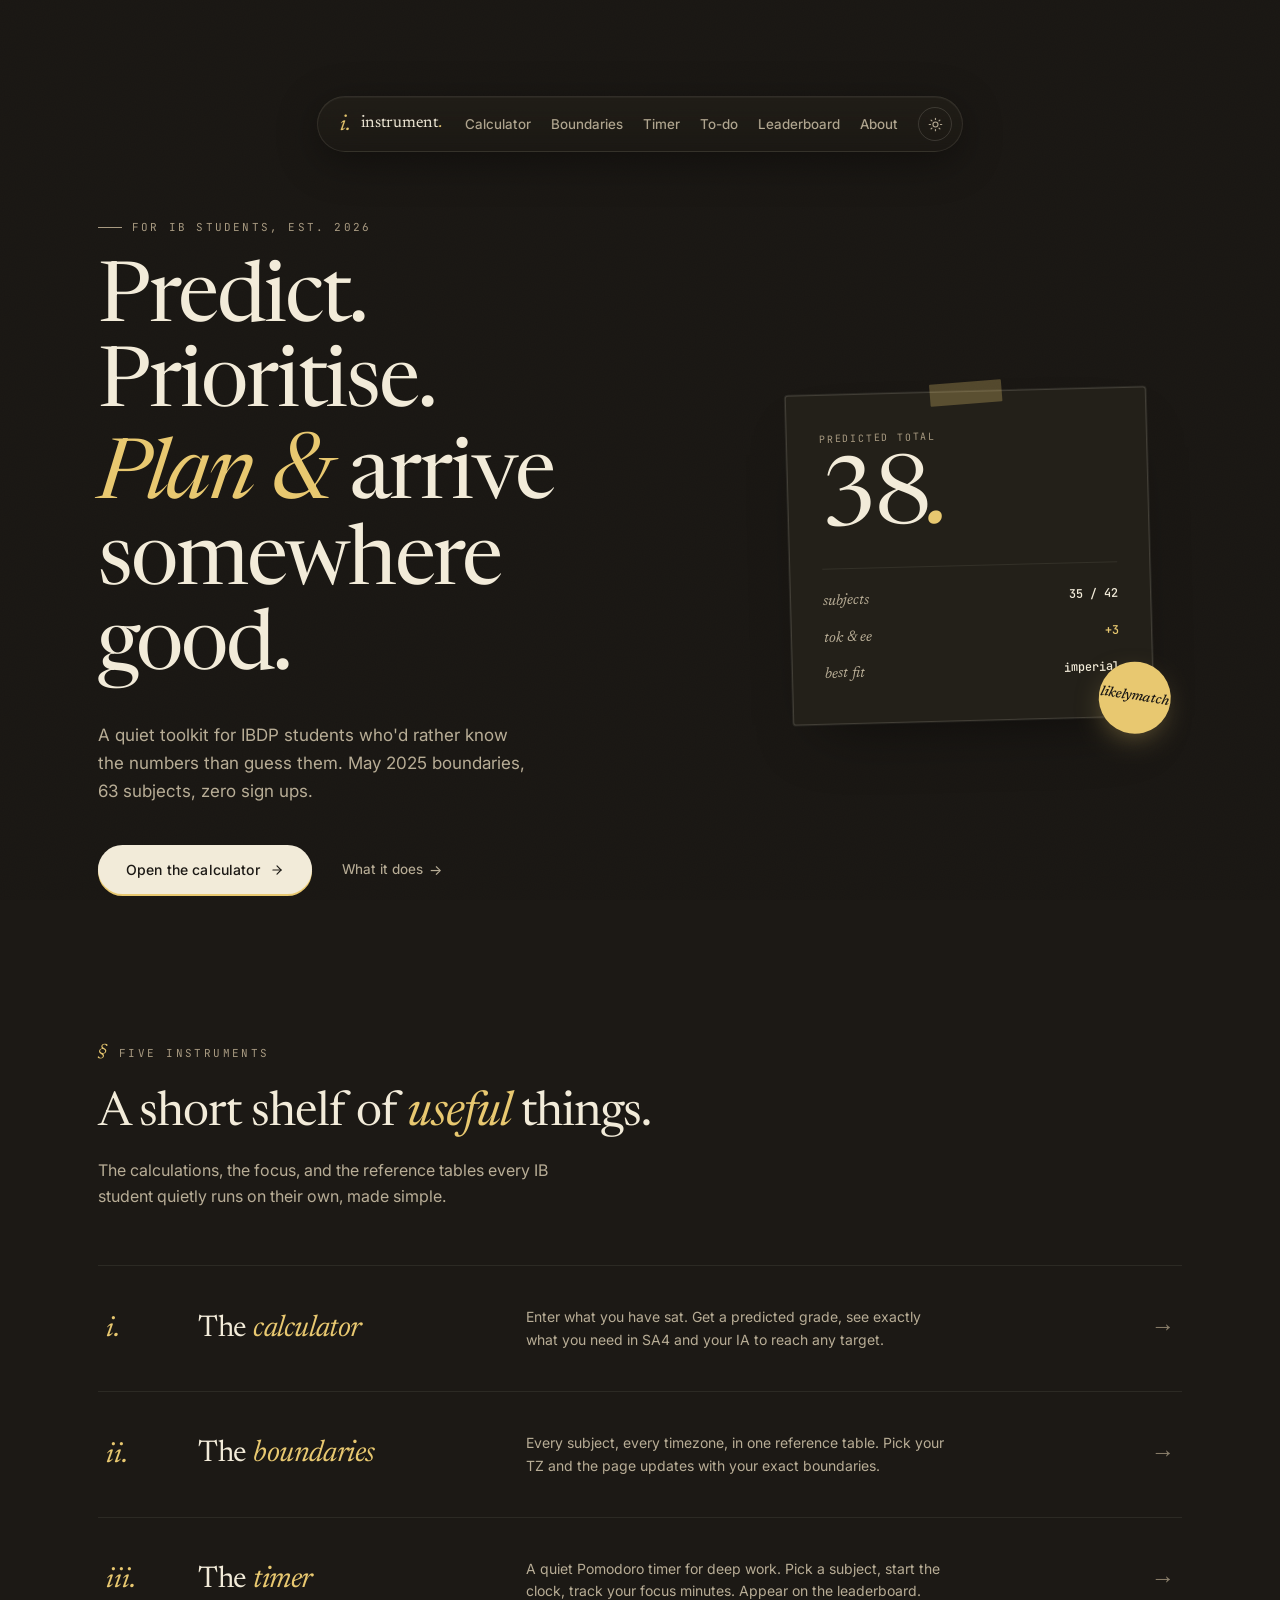
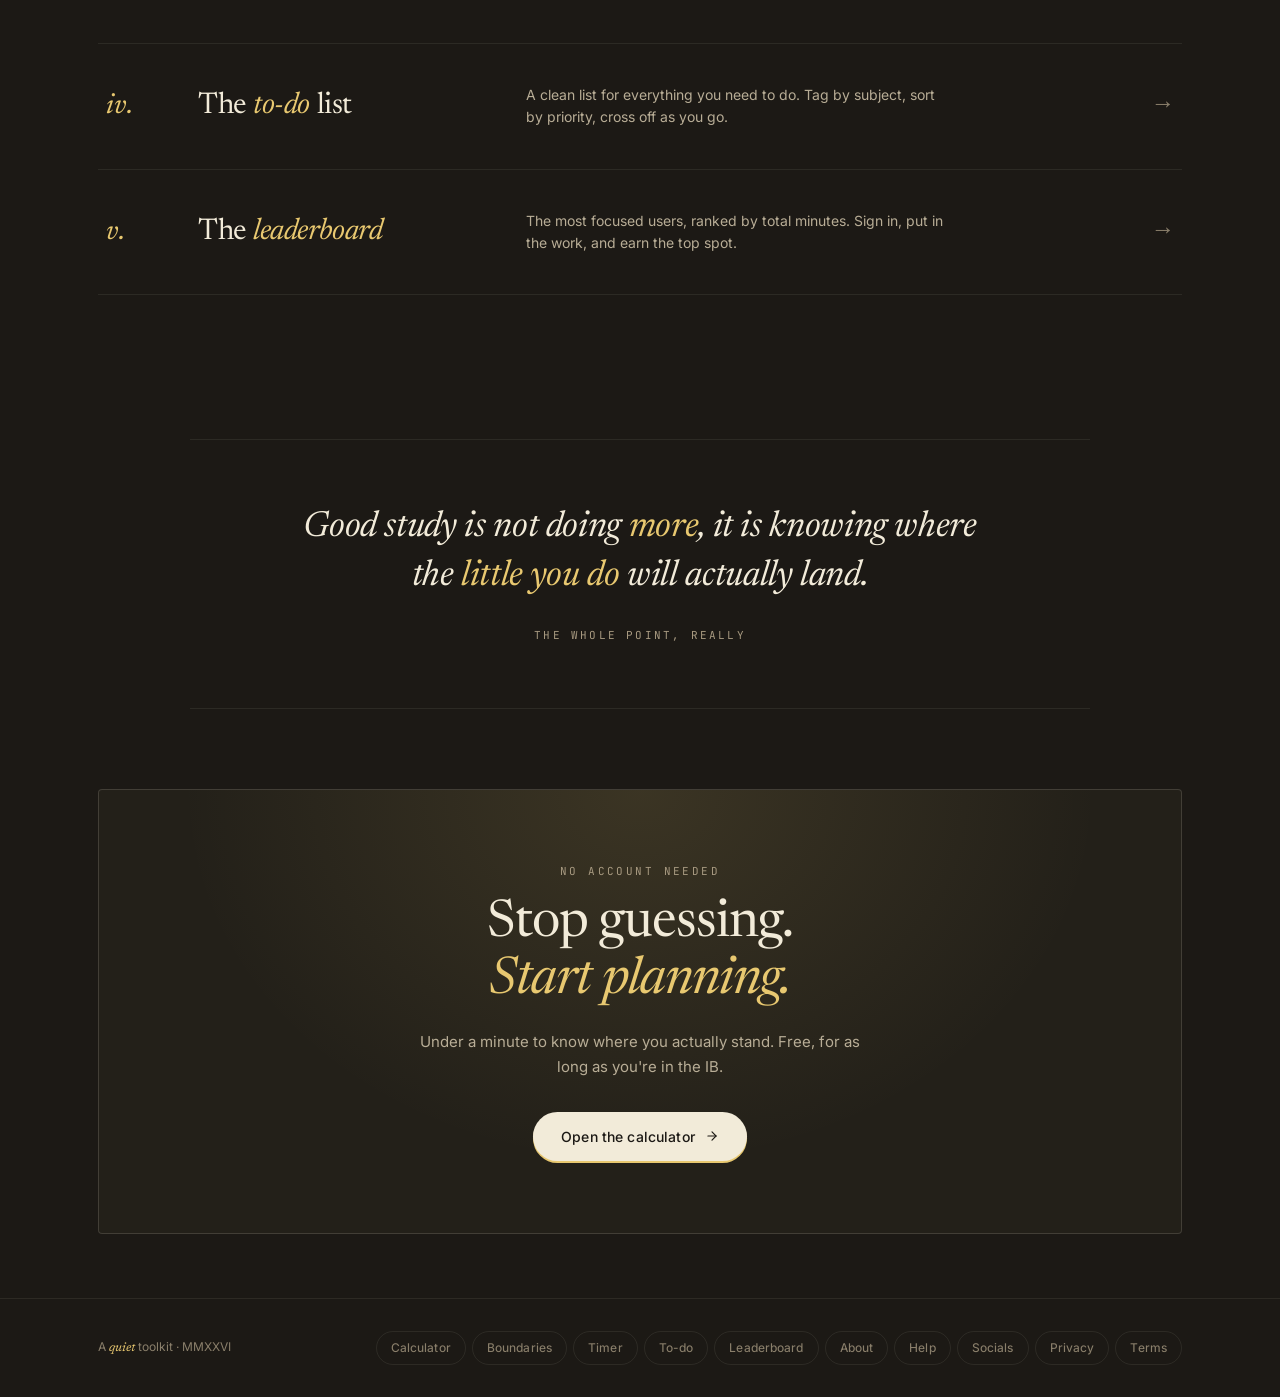
<file: index.html>
<!DOCTYPE html>
<html lang="en" data-theme="dark">
<head>
<meta charset="UTF-8">
<meta name="viewport" content="width=device-width, initial-scale=1.0">
<link rel="icon" type="image/svg+xml" href="favicon.svg">
<meta name="theme-color" content="#1c1915">
<meta name="description" content="An IB toolkit. Predict your grades, time your study sessions, and practise past papers.">
<meta property="og:title" content="Instrument - An IB toolkit">
<meta property="og:description" content="Predict your grades, time your study sessions, and practise past papers.">
<meta property="og:type" content="website">
<title>Instrument - An IB toolkit</title>
<link rel="preconnect" href="https://fonts.googleapis.com">
<link href="https://fonts.googleapis.com/css2?family=Newsreader:ital,opsz,wght@0,6..72,300;0,6..72,400;0,6..72,500;1,6..72,400;1,6..72,500&family=Inter:wght@300;400;450;500;600&family=JetBrains+Mono:wght@400;500&display=swap" rel="stylesheet">
<style>
*{box-sizing:border-box;margin:0;padding:0}
html{scroll-behavior:smooth}

html[data-theme="dark"]{
  --bg:#1c1915;--bg2:#232019;--bg3:#2a261e;--bg-card:#232019;
  --ink:#f2ebd9;--ink2:#b8ad96;--ink3:#8a7f6b;--ink4:#5e5649;
  --accent:#e8c870;--accent-soft:#f0d590;
  --accent-bg:rgba(232,200,112,0.12);
  --muted:#a89a81;
  --line:rgba(242,235,217,0.08);--line2:rgba(242,235,217,0.15);
  --bd:rgba(242,235,217,0.08);--bd2:rgba(242,235,217,0.15);
  --grain:0.35;
  --blob-a:rgba(232,200,112,0.14);
  --blob-b:rgba(196,150,90,0.1);
  --blob-c:rgba(255,220,140,0.08);
  color-scheme:dark;
}
html[data-theme="light"]{
  --bg:#f4efe4;--bg2:#ebe4d3;--bg3:#e1d9c3;--bg-card:#faf5e8;
  --ink:#1c1915;--ink2:#5c5442;--ink3:#8a7f6b;--ink4:#b8ad96;
  --accent:#8a6b14;--accent-soft:#a8851f;
  --accent-bg:rgba(138,107,20,0.1);
  --muted:#6c6450;
  --line:rgba(28,25,21,0.1);--line2:rgba(28,25,21,0.2);
  --bd:rgba(28,25,21,0.1);--bd2:rgba(28,25,21,0.2);
  --grain:0.2;
  --blob-a:rgba(232,200,112,0.3);
  --blob-b:rgba(196,150,90,0.22);
  --blob-c:rgba(255,220,140,0.25);
  color-scheme:light;
}

body{
  background:var(--bg);
  color:var(--ink);
  font-family:'Inter',system-ui,sans-serif;
  font-size:15px;
  line-height:1.65;
  min-height:100vh;
  display:flex;
  flex-direction:column;
  overflow-x:hidden;
  -webkit-font-smoothing:antialiased;
  transition:background 0.4s ease, color 0.4s ease;
  position:relative;
}

/* Subtle grain overlay */
body::after{
  content:'';
  position:fixed;
  inset:0;
  background-image:url("data:image/svg+xml,%3Csvg xmlns='http://www.w3.org/2000/svg' width='200' height='200'%3E%3Cfilter id='n'%3E%3CfeTurbulence type='fractalNoise' baseFrequency='0.85' stitchTiles='stitch'/%3E%3CfeColorMatrix values='0 0 0 0 0 0 0 0 0 0 0 0 0 0 0 0 0 0 0.4 0'/%3E%3C/filter%3E%3Crect width='200' height='200' filter='url(%23n)'/%3E%3C/svg%3E");
  opacity:var(--grain);
  pointer-events:none;
  z-index:1;
  mix-blend-mode:overlay;
}

/* Put body content above the fixed galaxy, but DON'T nuke bg-stars' z-index */
body > *:not(.bg-stars){position:relative;z-index:2}
.bg-stars{z-index:0 !important}

/* Nav */
nav{
  position:fixed;top:14px;left:50%;transform:translateX(-50%);z-index:50;
  background:linear-gradient(180deg,rgba(35,32,25,0.72) 0%,rgba(28,25,21,0.68) 100%);
  backdrop-filter:blur(24px) saturate(1.4);
  -webkit-backdrop-filter:blur(24px) saturate(1.4);
  border:1px solid rgba(242,235,217,0.1);
  border-radius:100px;
  box-shadow:0 10px 40px rgba(0,0,0,0.35),0 1px 0 rgba(255,255,255,0.04) inset;
  transition:all 0.4s ease;
  max-width:calc(100vw - 28px);
  width:max-content;
}
html[data-theme="light"] nav{
  background:linear-gradient(180deg,rgba(250,245,232,0.75) 0%,rgba(244,239,228,0.7) 100%);
  border-color:rgba(28,25,21,0.08);
  box-shadow:0 10px 40px rgba(28,25,21,0.1),0 1px 0 rgba(255,255,255,0.5) inset;
}
body{padding-top:82px}
@media(max-width:760px){
  nav{top:10px;max-width:calc(100vw - 20px)}
  body{padding-top:72px}
}
.nav-inner{
  padding:0 10px 0 22px;
  height:54px;display:flex;align-items:center;gap:6px;
}
.nav-brand{
  display:flex;align-items:center;gap:10px;
  text-decoration:none;color:var(--ink);
  padding:4px 8px;margin:-4px 8px -4px -8px;border-radius:100px;
  transition:background 0.15s,transform 0.18s cubic-bezier(0.34,1.56,0.64,1);
}
.nav-brand:hover{background:rgba(242,235,217,0.05)}
.nav-brand:active{transform:scale(0.94);transition-duration:0.06s}
.nav-mark{
  font-family:'Newsreader',serif;
  font-size:22px;font-style:italic;font-weight:400;
  color:var(--accent);line-height:0.8;
  display:inline-block;
  transform:translateY(2px);
}
.nav-brand-text{
  font-family:'Newsreader',serif;
  font-size:17px;font-weight:400;letter-spacing:-0.015em;
}
.nav-brand-text em{
  font-style:italic;color:var(--accent);
}
.nav-right{display:flex;align-items:center;gap:1.25rem}
.nav-link{
  color:var(--ink2);text-decoration:none;
  font-size:13.5px;font-weight:450;
  transition:color .15s;
}
.nav-link:hover{color:var(--ink)}

/* Theme toggle */
.theme-toggle{
  width:34px;height:34px;border-radius:50%;
  background:transparent;
  border:1px solid var(--line2);
  color:var(--ink2);
  cursor:pointer;
  display:flex;align-items:center;justify-content:center;
  transition:all 0.2s;padding:0;
}
.theme-toggle:hover{
  background:var(--bg2);color:var(--ink);
  border-color:var(--ink3);
}
.theme-toggle:active{
  transform:scale(0.92);
}
.theme-toggle svg{width:15px;height:15px}
html[data-theme="dark"] .icon-sun{display:block}
html[data-theme="dark"] .icon-moon{display:none}
html[data-theme="light"] .icon-sun{display:none}
html[data-theme="light"] .icon-moon{display:block}

@media(max-width:700px){
  .nav-right{gap:1rem}
  .nav-link.hide-mobile{display:none}
}

main{flex:1}

/* Hero */
.hero{
  max-width:1140px;margin:0 auto;
  padding:5rem 1.75rem 3rem;
  display:grid;grid-template-columns:1.4fr 1fr;
  gap:4rem;align-items:center;
}
@media(max-width:860px){
  .hero{grid-template-columns:1fr;gap:3rem;padding-top:3rem}
}

.hero-eyebrow{
  font-family:'JetBrains Mono',monospace;
  font-size:11px;text-transform:uppercase;
  letter-spacing:0.2em;color:var(--muted);
  margin-bottom:1.5rem;
  display:flex;align-items:center;gap:10px;
}
.hero-eyebrow::before{
  content:'';width:24px;height:1px;background:var(--muted);
}

.hero-title{
  font-family:'Newsreader',serif;
  font-size:clamp(44px,6.5vw,84px);
  line-height:1.02;font-weight:400;
  letter-spacing:-0.025em;
  color:var(--ink);margin-bottom:1.75rem;
}
.hero-title em{font-style:italic;font-weight:400;color:var(--accent)}
.hero-title .amp{
  font-family:'Newsreader',serif;
  font-style:italic;color:var(--accent);font-size:1.1em;
}

.hero-sub{
  font-size:17px;color:var(--ink2);
  max-width:440px;line-height:1.65;
  margin-bottom:2.5rem;
}

.hero-actions{display:flex;align-items:center;gap:1.75rem;flex-wrap:wrap}

/* Buttons with pressed animation */
.btn-primary{
  display:inline-flex;align-items:center;gap:10px;
  padding:13px 28px;
  background:var(--ink);color:var(--bg);
  border-radius:100px;
  font-size:14px;font-weight:500;
  text-decoration:none;
  letter-spacing:0.01em;
  border:none;
  font-family:inherit;
  cursor:pointer;
  transition:transform 0.18s cubic-bezier(0.34, 1.56, 0.64, 1),
             background 0.2s ease,
             box-shadow 0.2s ease,
             color 0.2s ease;
  box-shadow:0 2px 0 0 var(--accent);
  position:relative;
}
.btn-primary:hover{
  background:var(--accent);color:var(--ink);
  transform:translateY(-2px);
  box-shadow:0 4px 0 0 var(--ink);
}
.btn-primary:active{
  transform:translateY(1px);
  box-shadow:0 0 0 0 var(--accent);
  transition-duration:0.08s;
}
.btn-primary svg{transition:transform 0.2s}
.btn-primary:hover svg{transform:translateX(3px)}

.btn-text{
  color:var(--ink2);
  font-size:13.5px;font-weight:450;
  text-decoration:none;
  display:inline-flex;align-items:center;gap:6px;
  padding:4px 2px;
  background:transparent;border:none;
  font-family:inherit;cursor:pointer;
  transition:color 0.15s, transform 0.15s;
}
.btn-text:hover{color:var(--ink)}
.btn-text:active{transform:scale(0.96)}
.btn-text::after{
  content:'→';font-size:14px;
  transition:transform 0.2s;
}
.btn-text:hover::after{transform:translateX(3px)}

/* Hero side: floating specimen card */
.hero-side{position:relative;padding:1rem 2rem}

.specimen{
  background:var(--bg-card);
  border:1px solid var(--line2);
  border-radius:3px;
  padding:2.25rem 2rem;
  position:relative;
  box-shadow:0 30px 60px -30px rgba(0,0,0,0.5),
             0 0 0 1px var(--line);
  transform:rotate(-1.5deg);
  transition:transform 0.4s cubic-bezier(0.34, 1.56, 0.64, 1);
}
.specimen:hover{transform:rotate(0deg) translateY(-4px)}

.specimen::before{
  content:'';
  position:absolute;
  top:-10px;left:50%;
  width:72px;height:22px;
  background:var(--accent);opacity:0.28;
  transform:translateX(-50%) rotate(-3deg);
  border-radius:1px;
}

.specimen-label{
  font-family:'JetBrains Mono',monospace;
  font-size:10px;text-transform:uppercase;
  letter-spacing:0.18em;color:var(--muted);
  margin-bottom:0.75rem;
}

.specimen-score{
  font-family:'Newsreader',serif;
  font-size:96px;font-weight:400;
  line-height:0.88;color:var(--ink);
  letter-spacing:-0.04em;
}
.specimen-score em{font-style:italic;color:var(--accent)}

.specimen-divider{
  border:none;border-top:1px solid var(--line);
  margin:1.5rem 0 1.25rem;
}
.specimen-rows{display:flex;flex-direction:column;gap:12px}
.specimen-row{
  display:flex;justify-content:space-between;
  align-items:baseline;
}
.specimen-row-label{
  color:var(--ink2);
  font-family:'Newsreader',serif;
  font-style:italic;font-size:15px;font-weight:400;
}
.specimen-row-value{
  font-family:'JetBrains Mono',monospace;
  font-size:12px;color:var(--ink);font-weight:500;
}
.specimen-row-value em{
  color:var(--accent);font-style:normal;
}

.specimen-stamp{
  position:absolute;
  bottom:-18px;right:-18px;
  background:var(--accent);color:#1c1915;
  width:72px;height:72px;border-radius:50%;
  display:flex;align-items:center;justify-content:center;
  font-family:'Newsreader',serif;font-style:italic;
  font-size:14px;font-weight:500;
  transform:rotate(10deg);
  line-height:1.1;text-align:center;padding:4px;
  box-shadow:0 10px 30px -10px rgba(232,200,112,0.5);
}

/* Features */
.features{
  max-width:1140px;margin:0 auto;
  padding:6rem 1.75rem 3rem;
}

.section-label{
  font-family:'JetBrains Mono',monospace;
  font-size:11px;text-transform:uppercase;
  letter-spacing:0.22em;color:var(--muted);
  margin-bottom:1.25rem;
  display:flex;align-items:center;gap:12px;
}
.section-label::before{
  content:'§';color:var(--accent);
  font-family:'Newsreader',serif;
  font-size:18px;font-style:italic;
  letter-spacing:0;
}
.section-title{
  font-family:'Newsreader',serif;
  font-size:clamp(32px,4.5vw,48px);
  line-height:1.1;letter-spacing:-0.02em;
  font-weight:400;max-width:640px;margin-bottom:1rem;
}
.section-title em{font-style:italic;color:var(--accent)}
.section-sub{
  font-size:16px;color:var(--ink2);
  max-width:480px;line-height:1.65;
  margin-bottom:3.5rem;
}

/* Feature rows - editorial list layout */
.feature-list{
  display:flex;flex-direction:column;
  border-top:1px solid var(--line);
}
.feature-row{
  display:grid;
  grid-template-columns:60px 1fr 2fr auto;
  gap:2rem;padding:2.5rem 0.5rem;
  border-bottom:1px solid var(--line);
  align-items:center;
  text-decoration:none;color:inherit;
  transition:padding 0.35s ease;
  position:relative;
}
.feature-row:hover{
  padding-left:1.25rem;
}
.feature-row::before{
  content:'';
  position:absolute;left:0;top:0;bottom:0;width:2px;
  background:var(--accent);
  transform:scaleY(0);transform-origin:center;
  transition:transform 0.35s cubic-bezier(0.4,0,0.2,1);
}
.feature-row:hover::before{transform:scaleY(1)}
.feature-row:active{
  padding-left:1rem;
  transition-duration:0.08s;
}

@media(max-width:740px){
  .feature-row{
    grid-template-columns:auto 1fr;
    gap:0.75rem 1rem;
  }
  .feature-row .feat-desc{grid-column:1/-1}
  .feature-row .feat-arrow{grid-row:1;grid-column:2;justify-self:end}
}

.feat-num{
  font-family:'Newsreader',serif;
  font-style:italic;font-weight:400;
  font-size:28px;color:var(--accent);
  line-height:1;
}
.feat-title{
  font-family:'Newsreader',serif;
  font-size:clamp(22px,2.5vw,30px);
  font-weight:400;line-height:1.15;
  letter-spacing:-0.015em;
}
.feat-title em{font-style:italic;color:var(--accent)}
.feat-desc{
  font-size:14px;color:var(--ink2);
  line-height:1.6;max-width:420px;
}
.feat-arrow{
  color:var(--ink3);
  font-family:'Newsreader',serif;
  font-size:24px;font-style:italic;
  transition:color 0.25s,transform 0.25s;
}
.feature-row:hover .feat-arrow{
  color:var(--accent);
  transform:translateX(6px);
}

/* Aphorism strip */
.aphorism{
  max-width:900px;margin:6rem auto 0;
  padding:4rem 2rem;text-align:center;
  border-top:1px solid var(--line);
  border-bottom:1px solid var(--line);
}
.aphorism-quote{
  font-family:'Newsreader',serif;
  font-style:italic;font-weight:400;
  font-size:clamp(24px,3.5vw,36px);
  line-height:1.35;color:var(--ink);
  letter-spacing:-0.01em;
  max-width:720px;margin:0 auto 1.5rem;
}
.aphorism-quote em{color:var(--accent)}
.aphorism-attr{
  font-family:'JetBrains Mono',monospace;
  font-size:11px;text-transform:uppercase;
  letter-spacing:0.2em;color:var(--muted);
}

/* Bottom CTA */
.bottom-cta{
  max-width:1140px;margin:5rem auto 4rem;
  padding:0 1.75rem;
}
.bottom-cta-inner{
  background:var(--bg-card);
  border:1px solid var(--line2);
  border-radius:4px;
  padding:4.5rem 3rem;
  text-align:center;
  position:relative;overflow:hidden;
}
.bottom-cta-inner::before{
  content:'';
  position:absolute;inset:0;
  background:radial-gradient(ellipse at top,var(--accent-bg),transparent 60%);
  pointer-events:none;
}
.bottom-cta-eyebrow{
  font-family:'JetBrains Mono',monospace;
  font-size:11px;text-transform:uppercase;
  letter-spacing:0.22em;color:var(--muted);
  margin-bottom:1rem;position:relative;
}
.bottom-cta-title{
  font-family:'Newsreader',serif;
  font-size:clamp(32px,5vw,52px);
  line-height:1.1;letter-spacing:-0.02em;
  font-weight:400;margin-bottom:1.25rem;
  position:relative;
}
.bottom-cta-title em{font-style:italic;color:var(--accent)}
.bottom-cta-sub{
  color:var(--ink2);font-size:15px;
  max-width:440px;margin:0 auto 2rem;
  position:relative;
}

/* Footer */
footer{background:var(--bg);border-top:1px solid var(--line);margin-top:auto;position:relative;z-index:2}
.foot-inner{max-width:1140px;margin:0 auto;padding:2rem 1.75rem;display:flex;align-items:center;justify-content:space-between;flex-wrap:wrap;gap:1rem}
.foot-tag{font-size:12px;color:var(--ink3)}
.foot-tag em{font-family:'Newsreader',serif;font-style:italic;color:var(--accent)}
.foot-links{display:flex;gap:6px;flex-wrap:wrap}
.foot-pill{display:inline-flex;align-items:center;padding:6px 14px;border-radius:100px;border:1px solid var(--line);background:transparent;color:var(--ink3);font-size:12px;font-family:'Inter',sans-serif;font-weight:450;text-decoration:none;cursor:pointer;transition:all 0.15s;letter-spacing:0.01em}
.foot-pill:hover{background:var(--bg2);color:var(--ink);border-color:var(--line2)}
.foot-pill:active{transform:scale(0.95);transition-duration:0.06s}
@keyframes pulse-dot{0%,100%{opacity:1;transform:scale(1)}50%{opacity:0.6;transform:scale(1.3)}}
.heart{color:var(--accent);display:inline-block;animation:pulse-dot 1.8s ease-in-out infinite}
</style>
</head>
<body>

<div class="bg-stars">
  <div class="nebula nebula-1"></div>
  <div class="nebula nebula-2"></div>
  <div class="nebula nebula-3"></div>
  <div class="starfield starfield-1"></div>
  <div class="starfield starfield-2"></div>
  <div class="star gold big s01"></div>
  <div class="star s02"></div>
  <div class="star s03"></div>
  <div class="star gold s04"></div>
  <div class="star s05"></div>
  <div class="star big s06"></div>
  <div class="star gold s07"></div>
  <div class="star s08"></div>
  <div class="star s09"></div>
  <div class="star gold big s10"></div>
  <div class="star s11"></div>
  <div class="star s12"></div>
  <div class="star gold s13"></div>
  <div class="star big s14"></div>
  <div class="star s15"></div>
  <div class="star gold s16"></div>
  <div class="star s17"></div>
  <div class="star s18"></div>
  <div class="shooting"></div>
  <div class="shooting s2"></div>
</div>

<nav>
  <div class="nav-inner">
    <a href="index.html" class="nav-brand">
      <span class="nav-mark">i.</span>
      <span class="nav-brand-text">instrument<em>.</em></span>
    </a>
    <div class="nav-right">
      <a href="calculator.html" class="nav-link hide-mobile">Calculator</a>
      <a href="boundaries.html" class="nav-link hide-mobile">Boundaries</a>
      <a href="timer.html" class="nav-link hide-mobile">Timer</a>
      <a href="todo.html" class="nav-link hide-mobile">To-do</a>
      <a href="leaderboard.html" class="nav-link hide-mobile">Leaderboard</a>
      <a href="about.html" class="nav-link hide-mobile">About</a>
      <button class="theme-toggle" onclick="toggleTheme()" aria-label="Toggle theme">
        <svg class="icon-sun" viewBox="0 0 24 24" fill="none" stroke="currentColor" stroke-width="1.8" stroke-linecap="round">
          <circle cx="12" cy="12" r="4"/>
          <path d="M12 2v2M12 20v2M4.93 4.93l1.41 1.41M17.66 17.66l1.41 1.41M2 12h2M20 12h2M4.93 19.07l1.41-1.41M17.66 6.34l1.41-1.41"/>
        </svg>
        <svg class="icon-moon" viewBox="0 0 24 24" fill="none" stroke="currentColor" stroke-width="1.8" stroke-linecap="round" stroke-linejoin="round">
          <path d="M21 12.79A9 9 0 1 1 11.21 3 7 7 0 0 0 21 12.79z"/>
        </svg>
      </button>
    </div>
  </div>
</nav>

<main>

  <section class="hero">
    <div>
      <div class="hero-eyebrow">For IB students, est. 2026</div>
      <h1 class="hero-title">
        Predict. Prioritise.<br>
        <em>Plan</em> <span class="amp">&amp;</span> arrive<br>
        somewhere good.
      </h1>
      <p class="hero-sub">A quiet toolkit for IBDP students who'd rather know the numbers than guess them. May 2025 boundaries, 63 subjects, zero sign ups.</p>
      <div class="hero-actions">
        <a href="calculator.html" class="btn-primary">
          Open the calculator
          <svg width="14" height="14" viewBox="0 0 24 24" fill="none" stroke="currentColor" stroke-width="2" stroke-linecap="round"><line x1="5" y1="12" x2="19" y2="12"/><polyline points="12 5 19 12 12 19"/></svg>
        </a>
        <a href="#what-it-does" class="btn-text">What it does</a>
      </div>
    </div>

    <div class="hero-side">
      <div class="specimen">
        <div class="specimen-label">Predicted Total</div>
        <div class="specimen-score">38<em>.</em></div>
        <hr class="specimen-divider">
        <div class="specimen-rows">
          <div class="specimen-row">
            <span class="specimen-row-label">subjects</span>
            <span class="specimen-row-value">35 / 42</span>
          </div>
          <div class="specimen-row">
            <span class="specimen-row-label">tok &amp; ee</span>
            <span class="specimen-row-value"><em>+3</em></span>
          </div>
          <div class="specimen-row">
            <span class="specimen-row-label">best fit</span>
            <span class="specimen-row-value">imperial</span>
          </div>
        </div>
        <div class="specimen-stamp">likely<br><em>match</em></div>
      </div>
    </div>
  </section>

  <section class="features" id="what-it-does">
    <div class="section-label">Five instruments</div>
    <h2 class="section-title">A short shelf of <em>useful</em> things.</h2>
    <p class="section-sub">The calculations, the focus, and the reference tables every IB student quietly runs on their own, made simple.</p>

    <div class="feature-list">
      <a href="calculator.html" class="feature-row">
        <div class="feat-num">i.</div>
        <div class="feat-title">The <em>calculator</em></div>
        <div class="feat-desc">Enter what you have sat. Get a predicted grade, see exactly what you need in SA4 and your IA to reach any target.</div>
        <div class="feat-arrow">&rarr;</div>
      </a>
      <a href="boundaries.html" class="feature-row">
        <div class="feat-num">ii.</div>
        <div class="feat-title">The <em>boundaries</em></div>
        <div class="feat-desc">Every subject, every timezone, in one reference table. Pick your TZ and the page updates with your exact boundaries.</div>
        <div class="feat-arrow">&rarr;</div>
      </a>
      <a href="timer.html" class="feature-row">
        <div class="feat-num">iii.</div>
        <div class="feat-title">The <em>timer</em></div>
        <div class="feat-desc">A quiet Pomodoro timer for deep work. Pick a subject, start the clock, track your focus minutes. Appear on the leaderboard.</div>
        <div class="feat-arrow">&rarr;</div>
      </a>
      <a href="todo.html" class="feature-row">
        <div class="feat-num">iv.</div>
        <div class="feat-title">The <em>to-do</em> list</div>
        <div class="feat-desc">A clean list for everything you need to do. Tag by subject, sort by priority, cross off as you go.</div>
        <div class="feat-arrow">&rarr;</div>
      </a>
      <a href="leaderboard.html" class="feature-row">
        <div class="feat-num">v.</div>
        <div class="feat-title">The <em>leaderboard</em></div>
        <div class="feat-desc">The most focused users, ranked by total minutes. Sign in, put in the work, and earn the top spot.</div>
        <div class="feat-arrow">&rarr;</div>
      </a>
    </div>
  </section>

  <section class="aphorism">
    <p class="aphorism-quote">
      Good study is not doing <em>more</em>, it is knowing where the <em>little you do</em> will actually land.
    </p>
    <div class="aphorism-attr">the whole point, really</div>
  </section>

  <section class="bottom-cta">
    <div class="bottom-cta-inner">
      <div class="bottom-cta-eyebrow">No account needed</div>
      <h2 class="bottom-cta-title">Stop guessing.<br><em>Start planning.</em></h2>
      <p class="bottom-cta-sub">Under a minute to know where you actually stand. Free, for as long as you're in the IB.</p>
      <a href="calculator.html" class="btn-primary">
        Open the calculator
        <svg width="14" height="14" viewBox="0 0 24 24" fill="none" stroke="currentColor" stroke-width="2" stroke-linecap="round"><line x1="5" y1="12" x2="19" y2="12"/><polyline points="12 5 19 12 12 19"/></svg>
      </a>
    </div>
  </section>

</main>

<footer>
  <div class="foot-inner">
    <div class="foot-tag">A <em>quiet</em> toolkit &middot; MMXXVI</div>
    <div class="foot-links">
      <a href="calculator.html" class="foot-pill">Calculator</a>
      <a href="boundaries.html" class="foot-pill">Boundaries</a>
      <a href="timer.html" class="foot-pill">Timer</a>
      <a href="todo.html" class="foot-pill">To-do</a>
      <a href="leaderboard.html" class="foot-pill">Leaderboard</a>
      <a href="about.html" class="foot-pill">About</a>
      <a href="help.html" class="foot-pill">Help</a>
      <a href="socials.html" class="foot-pill">Socials</a>
      <a href="privacy.html" class="foot-pill">Privacy</a>
      <a href="terms.html" class="foot-pill">Terms</a>
    </div>
  </div>
</footer>

<script>
function toggleTheme(){
  const html = document.documentElement;
  const current = html.getAttribute('data-theme');
  const next = current === 'dark' ? 'light' : 'dark';
  html.setAttribute('data-theme', next);
  try { localStorage.setItem('theme', next); } catch(e){}

  /* Update the meta theme-color */
  const meta = document.querySelector('meta[name="theme-color"]');
  if (meta) meta.setAttribute('content', next === 'dark' ? '#1c1915' : '#f4efe4');
}

/* Load saved theme */
try {
  const saved = localStorage.getItem('theme');
  if (saved === 'light' || saved === 'dark') {
    document.documentElement.setAttribute('data-theme', saved);
  }
} catch(e){}
</script>
<script src="https://accounts.google.com/gsi/client" async defer></script>
<script src="shared.js"></script>
</body>
</html>
</file>
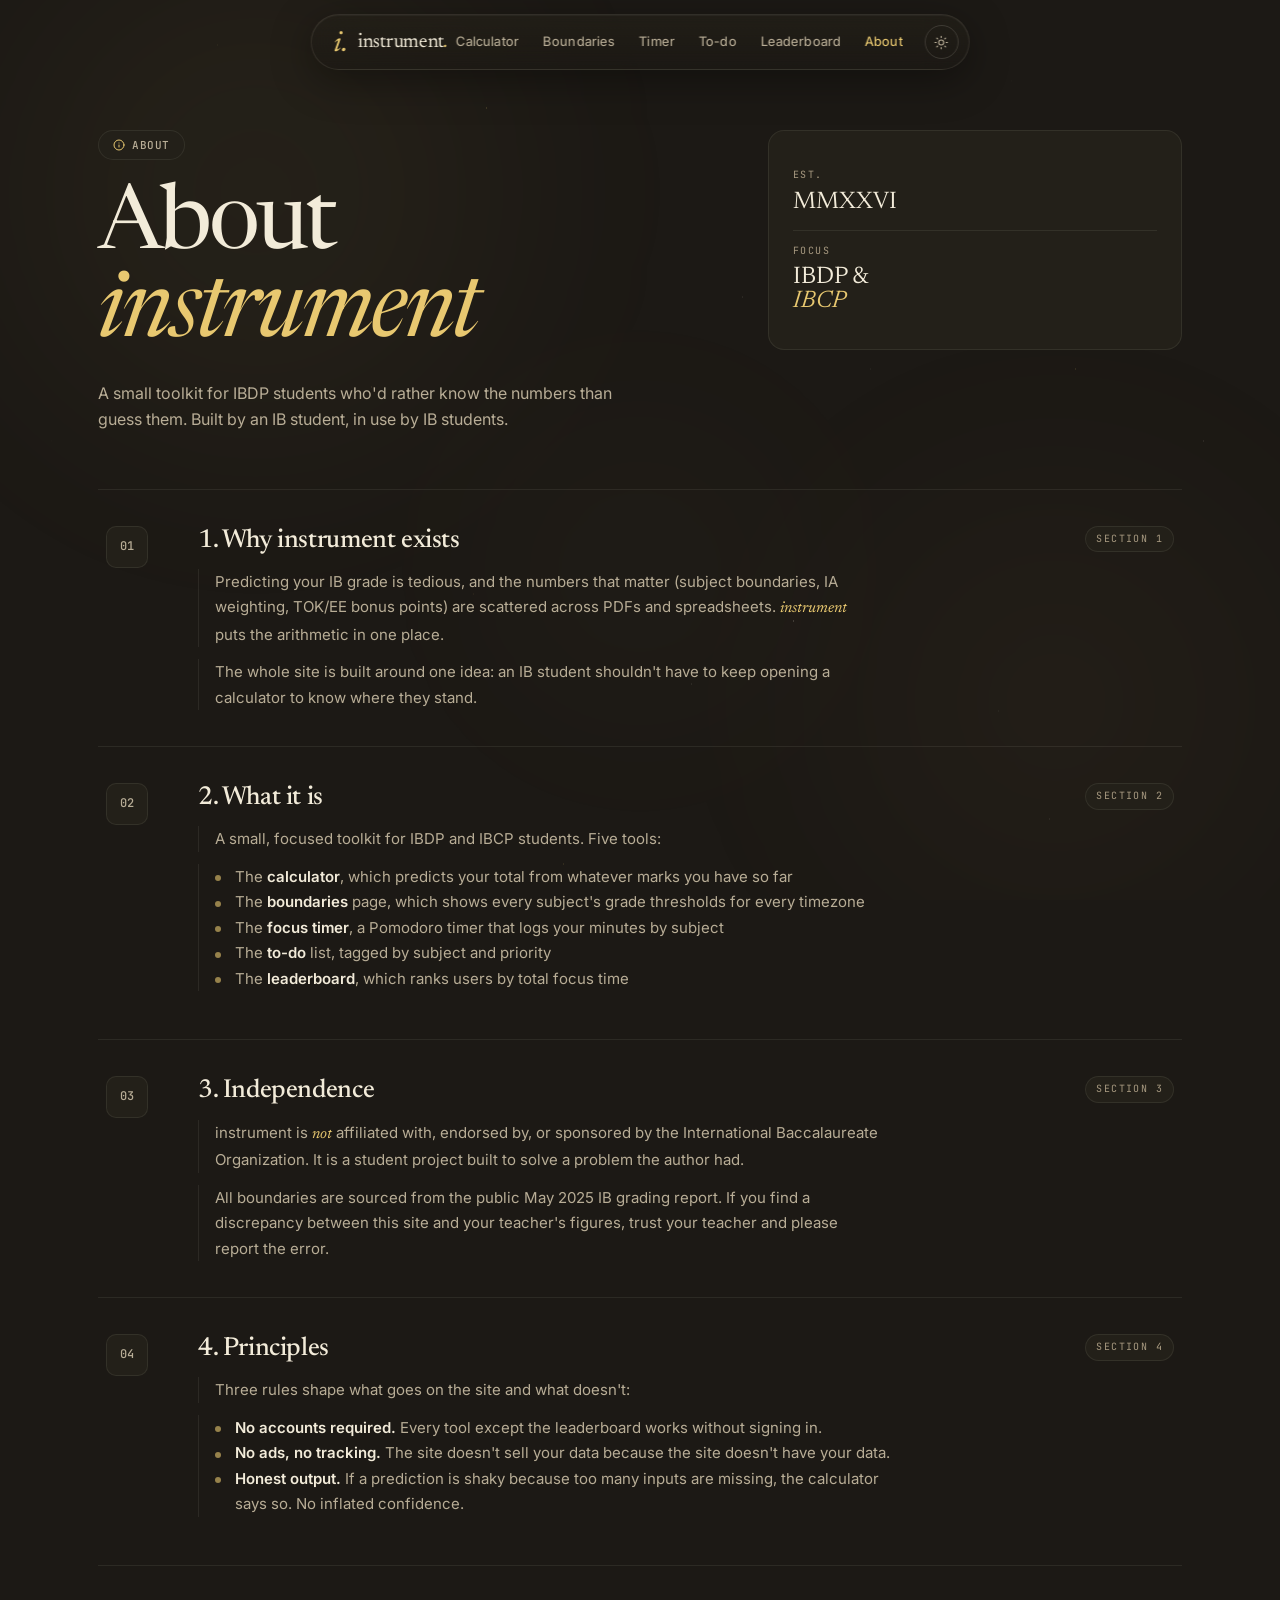
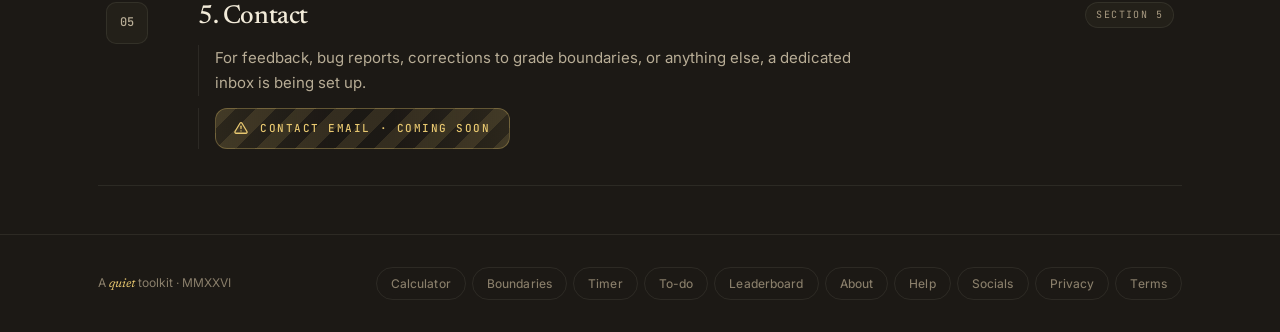
<file: about.html>
<!DOCTYPE html>
<html lang="en" data-theme="dark">
<head>
<meta charset="UTF-8">
<meta name="viewport" content="width=device-width, initial-scale=1.0">
<link rel="icon" type="image/svg+xml" href="favicon.svg">
<meta name="theme-color" content="#1c1915">
<title>About instrument - instrument.</title>
<link rel="preconnect" href="https://fonts.googleapis.com">
<link href="https://fonts.googleapis.com/css2?family=Newsreader:ital,opsz,wght@0,6..72,400;0,6..72,500;1,6..72,400;1,6..72,500&family=Inter:wght@300;400;450;500;600&family=JetBrains+Mono:wght@400;500&display=swap" rel="stylesheet">
<link rel="stylesheet" href="shared.css">
<style>
.legal-hero{display:grid;grid-template-columns:1.5fr 1fr;gap:3rem;align-items:start;margin-bottom:3.5rem}
@media(max-width:720px){.legal-hero{grid-template-columns:1fr;gap:2rem}}
.legal-pill{display:inline-flex;align-items:center;gap:7px;padding:5px 14px;background:var(--bg-card);border:1px solid var(--bd);border-radius:100px;font-size:11px;font-weight:500;color:var(--ink2);margin-bottom:1.5rem;letter-spacing:0.05em;text-transform:uppercase;font-family:'JetBrains Mono',monospace}
.legal-pill svg{color:var(--accent)}
.legal-title{font-family:'Newsreader',serif;font-size:clamp(48px,7vw,92px);line-height:0.98;letter-spacing:-0.035em;font-weight:400;margin-bottom:1.25rem}
.legal-title em{font-style:italic;color:var(--accent)}
.legal-sub{font-size:16px;color:var(--ink2);line-height:1.65;max-width:520px}
.legal-info{background:var(--bg-card);border:1px solid var(--bd);border-radius:16px;padding:1.5rem}
.info-block{padding:0.75rem 0;border-bottom:1px solid var(--bd)}
.info-block:last-child{border-bottom:none}
.info-label{font-family:'JetBrains Mono',monospace;font-size:10px;text-transform:uppercase;letter-spacing:0.16em;color:var(--muted);margin-bottom:6px}
.info-value{font-family:'Newsreader',serif;font-size:24px;font-weight:400;line-height:1;color:var(--ink)}
.info-value em{font-style:italic;color:var(--accent)}
.info-sub{font-family:'JetBrains Mono',monospace;font-size:10px;text-transform:uppercase;letter-spacing:0.16em;color:var(--muted);margin-top:4px}

.clauses{display:flex;flex-direction:column;border-top:1px solid var(--bd)}
.clause{display:grid;grid-template-columns:60px 1fr auto;gap:2rem;padding:2.25rem 0.5rem;border-bottom:1px solid var(--bd);align-items:start}
@media(max-width:720px){.clause{grid-template-columns:auto 1fr;gap:0.75rem 1rem}.clause-tag{grid-row:1;grid-column:2;justify-self:end}.clause-body{grid-column:1/-1}}
.clause-num{width:42px;height:42px;border-radius:10px;background:var(--bg-card);border:1px solid var(--bd);display:flex;align-items:center;justify-content:center;font-family:'JetBrains Mono',monospace;font-size:12px;font-weight:500;color:var(--ink2)}
.clause-body{padding-left:0}
.clause-title{font-family:'Newsreader',serif;font-size:26px;font-weight:500;letter-spacing:-0.015em;line-height:1.2;margin-bottom:0.75rem;color:var(--ink)}
.clause-body p{font-size:15px;color:var(--ink2);line-height:1.7;margin-bottom:0.75rem;max-width:680px;padding-left:1rem;border-left:1px solid var(--bd)}
.clause-body p:last-child{margin-bottom:0}
.clause-body ul{list-style:none;padding-left:1rem;border-left:1px solid var(--bd);margin-bottom:0.75rem}
.clause-body li{font-size:15px;color:var(--ink2);line-height:1.7;padding-left:1.25rem;position:relative;max-width:680px}
.clause-body li::before{content:'';position:absolute;left:0;top:0.75em;width:6px;height:6px;border-radius:50%;background:var(--accent);opacity:0.6}
.clause-body strong{color:var(--ink);font-weight:600}
.clause-body em{font-family:'Newsreader',serif;font-style:italic;color:var(--accent);font-weight:400}
.clause-body a{color:var(--accent);text-decoration:none;border-bottom:1px solid rgba(232,200,112,0.3);transition:border-color .15s}
.clause-body a:hover{border-bottom-color:var(--accent)}
.clause-tag{font-family:'JetBrains Mono',monospace;font-size:10px;text-transform:uppercase;letter-spacing:0.14em;color:var(--muted);padding:4px 10px;background:var(--bg-card);border:1px solid var(--bd);border-radius:100px;white-space:nowrap}
</style>
</head>
<body>

<div id="navHost"></div>

<div class="page-wrap">
  <div class="legal-hero">
    <div>
      <div class="legal-pill">
        <svg width="12" height="12" viewBox="0 0 24 24" fill="none" stroke="currentColor" stroke-width="2" stroke-linecap="round" stroke-linejoin="round"><circle cx="12" cy="12" r="10"/><line x1="12" y1="16" x2="12" y2="12"/><line x1="12" y1="8" x2="12.01" y2="8"/></svg>
        About
      </div>
      <h1 class="legal-title">About<br><em>instrument</em></h1>
      <p class="legal-sub">A small toolkit for IBDP students who'd rather know the numbers than guess them. Built by an IB student, in use by IB students.</p>
    </div>
    <div class="legal-info">
      <div class="info-block">
        <div class="info-label">Est.</div>
        <div class="info-value">MMXXVI</div>
        <div class="info-sub"></div>
      </div>
      <div class="info-block">
        <div class="info-label">Focus</div>
        <div class="info-value">IBDP &<br><em>IBCP</em></div>
      </div>
    </div>
  </div>

  <div class="clauses">
    <div class="clause">
      <div class="clause-num">01</div>
      <div class="clause-body">
        <div class="clause-title">1. Why instrument exists</div>
        <p>Predicting your IB grade is tedious, and the numbers that matter (subject boundaries, IA weighting, TOK/EE bonus points) are scattered across PDFs and spreadsheets. <em>instrument</em> puts the arithmetic in one place.</p>
<p>The whole site is built around one idea: an IB student shouldn't have to keep opening a calculator to know where they stand.</p>
      </div>
      <div class="clause-tag">section 1</div>
    </div>
    <div class="clause">
      <div class="clause-num">02</div>
      <div class="clause-body">
        <div class="clause-title">2. What it is</div>
        <p>A small, focused toolkit for IBDP and IBCP students. Five tools:</p>
<ul>
<li>The <strong>calculator</strong>, which predicts your total from whatever marks you have so far</li>
<li>The <strong>boundaries</strong> page, which shows every subject's grade thresholds for every timezone</li>
<li>The <strong>focus timer</strong>, a Pomodoro timer that logs your minutes by subject</li>
<li>The <strong>to-do</strong> list, tagged by subject and priority</li>
<li>The <strong>leaderboard</strong>, which ranks users by total focus time</li>
</ul>
      </div>
      <div class="clause-tag">section 2</div>
    </div>
    <div class="clause">
      <div class="clause-num">03</div>
      <div class="clause-body">
        <div class="clause-title">3. Independence</div>
        <p>instrument is <em>not</em> affiliated with, endorsed by, or sponsored by the International Baccalaureate Organization. It is a student project built to solve a problem the author had.</p>
<p>All boundaries are sourced from the public May 2025 IB grading report. If you find a discrepancy between this site and your teacher's figures, trust your teacher and please report the error.</p>
      </div>
      <div class="clause-tag">section 3</div>
    </div>
    <div class="clause">
      <div class="clause-num">04</div>
      <div class="clause-body">
        <div class="clause-title">4. Principles</div>
        <p>Three rules shape what goes on the site and what doesn't:</p>
<ul>
<li><strong>No accounts required.</strong> Every tool except the leaderboard works without signing in.</li>
<li><strong>No ads, no tracking.</strong> The site doesn't sell your data because the site doesn't have your data.</li>
<li><strong>Honest output.</strong> If a prediction is shaky because too many inputs are missing, the calculator says so. No inflated confidence.</li>
</ul>
      </div>
      <div class="clause-tag">section 4</div>
    </div>
    <div class="clause">
      <div class="clause-num">05</div>
      <div class="clause-body">
        <div class="clause-title">5. Contact</div>
        <p>For feedback, bug reports, corrections to grade boundaries, or anything else, a dedicated inbox is being set up.</p>
<p><span class="caution"><span class="caution-icon"><svg width="14" height="14" viewBox="0 0 24 24" fill="none" stroke="currentColor" stroke-width="2.2" stroke-linecap="round" stroke-linejoin="round"><path d="M10.29 3.86L1.82 18a2 2 0 0 0 1.71 3h16.94a2 2 0 0 0 1.71-3L13.71 3.86a2 2 0 0 0-3.42 0z"/><line x1="12" y1="9" x2="12" y2="13"/><line x1="12" y1="17" x2="12.01" y2="17"/></svg></span><span class="caution-text">Contact email &middot; coming soon</span></span></p>
      </div>
      <div class="clause-tag">section 5</div>
    </div>
  </div>
</div>

<div id="footHost"></div>

<script src="shared.js"></script>
<script>
document.getElementById('navHost').innerHTML=buildNav('about.html');
document.getElementById('footHost').innerHTML=buildFooter();
</script>
</body>
</html>
</file>
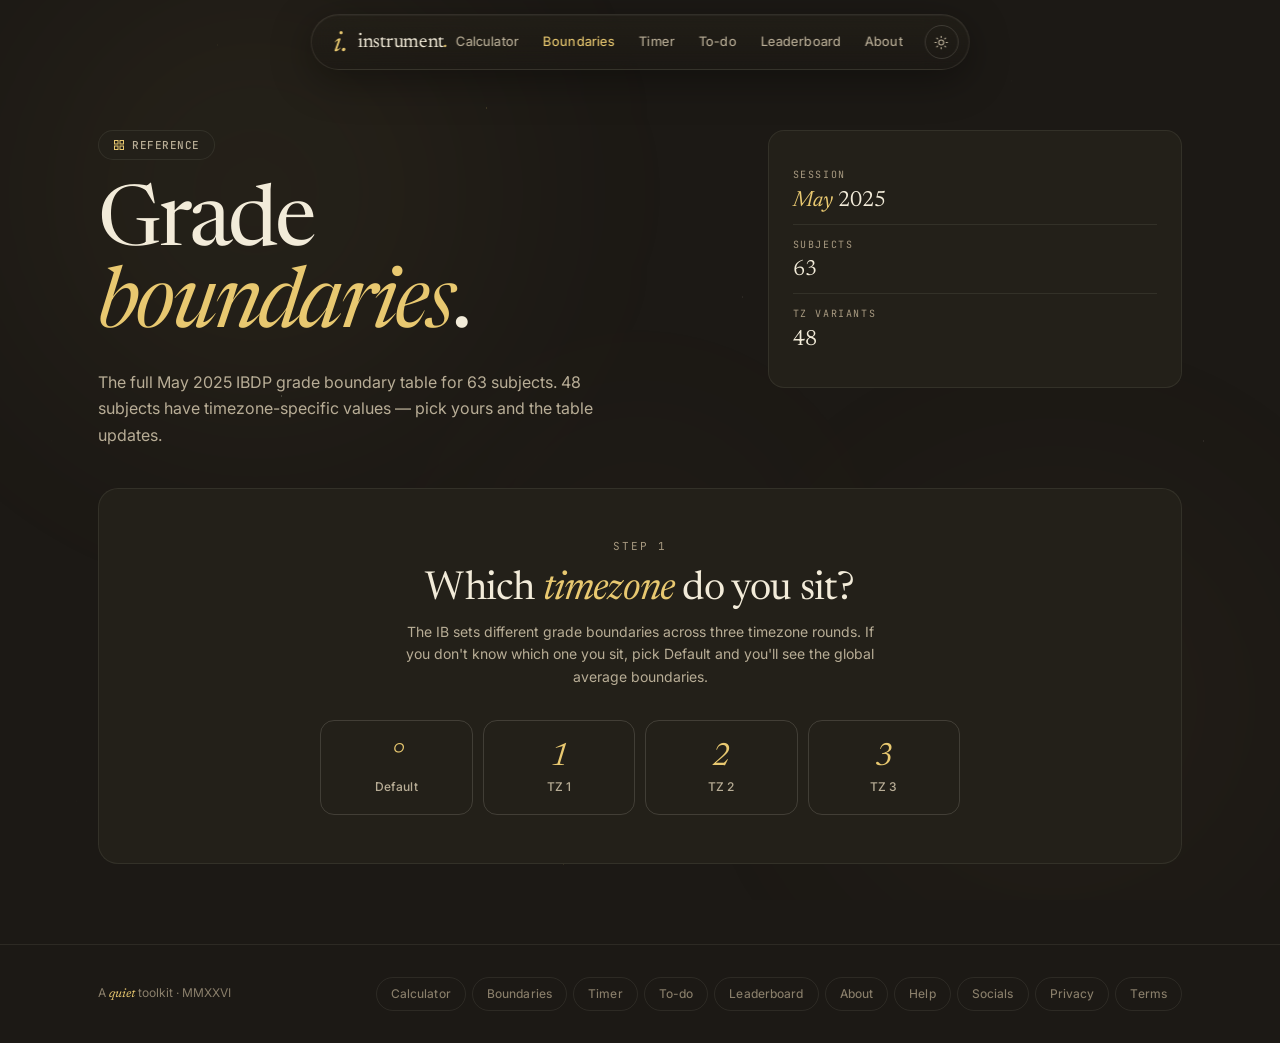
<file: boundaries.html>
<!DOCTYPE html>
<html lang="en" data-theme="dark">
<head>
<meta charset="UTF-8">
<meta name="viewport" content="width=device-width, initial-scale=1.0">
<link rel="icon" type="image/svg+xml" href="favicon.svg">
<meta name="theme-color" content="#1c1915">
<meta name="description" content="May 2025 IBDP grade boundaries for all 63 subjects, with timezone-specific values where they apply.">
<title>Grade Boundaries - instrument.</title>
<link rel="preconnect" href="https://fonts.googleapis.com">
<link href="https://fonts.googleapis.com/css2?family=Newsreader:ital,opsz,wght@0,6..72,400;0,6..72,500;1,6..72,400;1,6..72,500&family=Inter:wght@300;400;450;500;600&family=JetBrains+Mono:wght@400;500&display=swap" rel="stylesheet">
<link rel="stylesheet" href="shared.css">
<style>
.bnd-hero{display:grid;grid-template-columns:1.5fr 1fr;gap:3rem;align-items:start;margin-bottom:2.5rem}
@media(max-width:720px){.bnd-hero{grid-template-columns:1fr}}
.bnd-pill{display:inline-flex;align-items:center;gap:7px;padding:5px 14px;background:var(--bg-card);border:1px solid var(--bd);border-radius:100px;font-size:11px;font-weight:500;color:var(--ink2);margin-bottom:1.5rem;letter-spacing:0.05em;text-transform:uppercase;font-family:'JetBrains Mono',monospace}
.bnd-pill svg{color:var(--accent)}
.bnd-title{font-family:'Newsreader',serif;font-size:clamp(48px,7vw,84px);line-height:0.98;letter-spacing:-0.035em;font-weight:400;margin-bottom:1.25rem}
.bnd-title em{font-style:italic;color:var(--accent)}
.bnd-sub{font-size:16px;color:var(--ink2);line-height:1.65;max-width:520px}
.bnd-info{background:var(--bg-card);border:1px solid var(--bd);border-radius:16px;padding:1.5rem}
.bnd-iblock{padding:0.75rem 0;border-bottom:1px solid var(--bd)}
.bnd-iblock:last-child{border-bottom:none}
.bnd-ilbl{font-family:'JetBrains Mono',monospace;font-size:10px;text-transform:uppercase;letter-spacing:0.16em;color:var(--muted);margin-bottom:6px}
.bnd-ival{font-family:'Newsreader',serif;font-size:22px;font-weight:400;line-height:1;color:var(--ink)}
.bnd-ival em{font-style:italic;color:var(--accent)}

/* TZ picker */
.tz-picker-card{background:var(--bg-card);border:1px solid var(--bd);border-radius:20px;padding:3rem 2rem;text-align:center;margin-bottom:2rem}
.tz-picker-label{font-family:'JetBrains Mono',monospace;font-size:11px;text-transform:uppercase;letter-spacing:0.18em;color:var(--muted);margin-bottom:0.75rem}
.tz-picker-title{font-family:'Newsreader',serif;font-size:clamp(28px,4vw,40px);font-weight:400;letter-spacing:-0.02em;line-height:1.15;margin-bottom:0.5rem}
.tz-picker-title em{font-style:italic;color:var(--accent)}
.tz-picker-sub{font-size:14px;color:var(--ink2);line-height:1.6;max-width:480px;margin:0 auto 2rem}
.tz-grid{display:grid;grid-template-columns:repeat(4,1fr);gap:10px;max-width:640px;margin:0 auto}
@media(max-width:620px){.tz-grid{grid-template-columns:repeat(2,1fr)}}
.tz-btn{background:transparent;border:1px solid var(--bd2);border-radius:14px;padding:1.25rem 1rem;cursor:pointer;color:var(--ink);font-family:'Inter',sans-serif;transition:all 0.18s cubic-bezier(0.34,1.56,0.64,1);display:flex;flex-direction:column;align-items:center;gap:6px}
.tz-btn:hover{background:var(--bg2);border-color:var(--ink3);transform:translateY(-2px)}
.tz-btn:active{transform:scale(0.96);transition-duration:0.06s}
.tz-btn-num{font-family:'Newsreader',serif;font-size:32px;font-weight:400;font-style:italic;color:var(--accent);line-height:1}
.tz-btn-lbl{font-size:12px;color:var(--ink2);font-weight:500;letter-spacing:0.01em}
.tz-btn.active{background:var(--accent-bg);border-color:var(--accent)}
.tz-btn.active .tz-btn-lbl{color:var(--ink)}

/* Category header */
.cat-head{display:flex;align-items:baseline;gap:1rem;margin:3rem 0 1.25rem;padding-bottom:0.75rem;border-bottom:1px solid var(--bd)}
.cat-head:first-child{margin-top:0}
.cat-num{font-family:'Newsreader',serif;font-style:italic;font-size:24px;color:var(--accent);line-height:1}
.cat-name{font-family:'Newsreader',serif;font-size:28px;font-weight:400;letter-spacing:-0.015em;color:var(--ink);line-height:1}
.cat-count{font-family:'JetBrains Mono',monospace;font-size:11px;color:var(--muted);margin-left:auto;letter-spacing:0.12em;text-transform:uppercase}

/* Subject table */
.subj-row{background:var(--bg-card);border:1px solid var(--bd);border-radius:14px;padding:1.25rem 1.5rem;margin-bottom:10px;transition:border-color 0.2s}
.subj-row:hover{border-color:var(--bd2)}
.subj-head{display:flex;align-items:center;justify-content:space-between;margin-bottom:0.9rem;gap:12px;flex-wrap:wrap}
.subj-name{font-family:'Newsreader',serif;font-size:18px;font-weight:500;letter-spacing:-0.01em;color:var(--ink)}
.subj-name em{font-style:italic;color:var(--accent);font-weight:400}
.subj-tz-badge{font-family:'JetBrains Mono',monospace;font-size:10px;padding:3px 10px;background:var(--accent-bg);color:var(--accent);border-radius:100px;letter-spacing:0.08em;text-transform:uppercase;font-weight:500}
.subj-tz-badge.default{background:var(--bg3);color:var(--ink3)}

.bounds-table{display:grid;grid-template-columns:repeat(7,1fr);gap:6px}
.bound-cell{background:var(--bg2);border-radius:8px;padding:10px 4px;text-align:center;border:1px solid transparent;transition:all 0.15s}
.bound-cell:hover{border-color:var(--bd2)}
.bound-grade{font-family:'JetBrains Mono',monospace;font-size:9px;color:var(--muted);letter-spacing:0.1em;text-transform:uppercase;margin-bottom:4px;font-weight:500}
.bound-val{font-family:'Newsreader',serif;font-size:20px;font-weight:400;color:var(--ink);line-height:1}
.bound-cell.g7{background:rgba(184,209,138,0.12);border-color:rgba(184,209,138,0.25)}
.bound-cell.g7 .bound-val{color:#b8d18a}
.bound-cell.g6{background:rgba(168,184,138,0.1)}
.bound-cell.g6 .bound-val{color:#a8b88a}
.bound-cell.g1{background:rgba(214,138,111,0.1)}
.bound-cell.g1 .bound-val{color:#d68a6f}
.bound-suffix{font-size:10px;color:var(--muted);margin-top:2px;font-family:'JetBrains Mono',monospace}

.search-bar{position:relative;margin-bottom:2rem}
.search-input{width:100%;padding:14px 16px 14px 42px;background:var(--bg-card);border:1px solid var(--bd);border-radius:100px;color:var(--ink);font-family:'Inter',sans-serif;font-size:14px;outline:none;transition:all 0.15s}
.search-input:focus{border-color:var(--accent);background:var(--bg2)}
.search-input::placeholder{color:var(--ink3)}
.search-icon{position:absolute;left:16px;top:50%;transform:translateY(-50%);color:var(--ink3);pointer-events:none}

.change-tz-btn{display:inline-flex;align-items:center;gap:8px;padding:8px 16px;background:transparent;border:1px solid var(--bd2);border-radius:100px;color:var(--ink2);font-size:12px;font-family:'Inter',sans-serif;cursor:pointer;transition:all 0.15s;margin-bottom:1.5rem}
.change-tz-btn:hover{background:var(--bg2);color:var(--ink);border-color:var(--ink3)}
.change-tz-btn:active{transform:scale(0.96)}

.empty-state{padding:3rem 2rem;text-align:center;color:var(--ink3);font-size:14px;font-style:italic;font-family:'Newsreader',serif}
</style>
</head>
<body>

<div id="navHost"></div>

<div class="page-wrap">

  <div class="bnd-hero">
    <div>
      <div class="bnd-pill">
        <svg width="12" height="12" viewBox="0 0 24 24" fill="none" stroke="currentColor" stroke-width="2" stroke-linecap="round"><rect x="3" y="3" width="7" height="7"/><rect x="14" y="3" width="7" height="7"/><rect x="14" y="14" width="7" height="7"/><rect x="3" y="14" width="7" height="7"/></svg>
        Reference
      </div>
      <h1 class="bnd-title">Grade<br><em>boundaries</em>.</h1>
      <p class="bnd-sub">The full May 2025 IBDP grade boundary table for 63 subjects. 48 subjects have timezone-specific values — pick yours and the table updates.</p>
    </div>
    <div class="bnd-info">
      <div class="bnd-iblock">
        <div class="bnd-ilbl">Session</div>
        <div class="bnd-ival"><em>May</em> 2025</div>
      </div>
      <div class="bnd-iblock">
        <div class="bnd-ilbl">Subjects</div>
        <div class="bnd-ival">63</div>
      </div>
      <div class="bnd-iblock">
        <div class="bnd-ilbl">TZ variants</div>
        <div class="bnd-ival">48</div>
      </div>
    </div>
  </div>

  <div id="pickerScreen">
    <div class="tz-picker-card">
      <div class="tz-picker-label">Step 1</div>
      <h2 class="tz-picker-title">Which <em>timezone</em> do you sit?</h2>
      <p class="tz-picker-sub">The IB sets different grade boundaries across three timezone rounds. If you don't know which one you sit, pick Default and you'll see the global average boundaries.</p>
      <div class="tz-grid">
        <button class="tz-btn" onclick="pickTZ('')"><span class="tz-btn-num">&deg;</span><span class="tz-btn-lbl">Default</span></button>
        <button class="tz-btn" onclick="pickTZ('TZ1')"><span class="tz-btn-num">1</span><span class="tz-btn-lbl">TZ 1</span></button>
        <button class="tz-btn" onclick="pickTZ('TZ2')"><span class="tz-btn-num">2</span><span class="tz-btn-lbl">TZ 2</span></button>
        <button class="tz-btn" onclick="pickTZ('TZ3')"><span class="tz-btn-num">3</span><span class="tz-btn-lbl">TZ 3</span></button>
      </div>
    </div>
  </div>

  <div id="tableScreen" style="display:none">
    <button class="change-tz-btn" onclick="resetPicker()">
      <svg width="12" height="12" viewBox="0 0 24 24" fill="none" stroke="currentColor" stroke-width="2" stroke-linecap="round"><path d="M19 12H5M12 19l-7-7 7-7"/></svg>
      <span id="tzLabel">Timezone</span> &middot; change
    </button>

    <div class="search-bar">
      <svg class="search-icon" width="15" height="15" viewBox="0 0 20 20" fill="currentColor"><path fill-rule="evenodd" d="M8 4a4 4 0 100 8 4 4 0 000-8zM2 8a6 6 0 1110.89 3.476l4.817 4.817a1 1 0 01-1.414 1.414l-4.816-4.816A6 6 0 012 8z" clip-rule="evenodd"/></svg>
      <input id="searchBox" class="search-input" type="text" placeholder="Search a subject..." oninput="filterSubjects()">
    </div>

    <div id="boundsContent"></div>
  </div>

</div>

<div id="footHost"></div>

<script src="https://accounts.google.com/gsi/client" async defer></script>
<script src="shared.js"></script>
<script>
document.getElementById('navHost').innerHTML=buildNav('boundaries.html');
document.getElementById('footHost').innerHTML=buildFooter();

let currentTZ = '';
let searchTerm = '';

function pickTZ(tz){
  currentTZ = tz;
  document.getElementById('pickerScreen').style.display = 'none';
  document.getElementById('tableScreen').style.display = 'block';
  document.getElementById('tzLabel').textContent = tz || 'Default';
  try { localStorage.setItem('bounds_tz', tz); } catch(e){}
  renderBoundaries();
  window.scrollTo({top:0,behavior:'smooth'});
}

function resetPicker(){
  document.getElementById('pickerScreen').style.display = 'block';
  document.getElementById('tableScreen').style.display = 'none';
  document.getElementById('searchBox').value = '';
  searchTerm = '';
  window.scrollTo({top:0,behavior:'smooth'});
}

function filterSubjects(){
  searchTerm = document.getElementById('searchBox').value.toLowerCase();
  renderBoundaries();
}

function renderBoundaries(){
  let html = '';
  const catOrder = ['Math','Science','Individuals','Technology','Language','Arts'];
  const catIcons = {
    'Math':'&#8734;','Science':'&#9678;','Individuals':'&sect;',
    'Technology':'&diams;','Language':'&para;','Arts':'&#9737;'
  };

  for (const cat of catOrder){
    const subs = CATS[cat].c.filter(n => {
      if (!searchTerm) return true;
      return n.toLowerCase().includes(searchTerm);
    });
    if (!subs.length) continue;

    html += `<div class="cat-head"><span class="cat-num">${catIcons[cat]||'&bull;'}</span><span class="cat-name">${cat}</span><span class="cat-count">${subs.length} subject${subs.length===1?'':'s'}</span></div>`;

    for (const subj of subs){
      const bounds = getBounds(subj, currentTZ);
      if (!bounds) continue;
      const hasCustomTZ = currentTZ && hasTZ(subj) && availableTZ(subj).includes(currentTZ);
      const tzBadge = currentTZ
        ? (hasCustomTZ
            ? `<span class="subj-tz-badge">${currentTZ}</span>`
            : `<span class="subj-tz-badge default">Default</span>`)
        : `<span class="subj-tz-badge default">Default</span>`;

      const displayName = subj.replace(/ (HL|SL)$/, ' <em>$1</em>');

      let cells = '';
      for (let g = 1; g <= 7; g++){
        const val = bounds[g-1];
        const next = g < 7 ? bounds[g] : null;
        const range = next !== null ? `${val}&ndash;${next-1}` : `${val}+`;
        const cls = g === 7 ? 'g7' : g === 6 ? 'g6' : g === 1 ? 'g1' : '';
        cells += `<div class="bound-cell ${cls}"><div class="bound-grade">Grade ${g}</div><div class="bound-val">${val}</div><div class="bound-suffix">${range}</div></div>`;
      }

      html += `<div class="subj-row">
        <div class="subj-head">
          <div class="subj-name">${displayName}</div>
          ${tzBadge}
        </div>
        <div class="bounds-table">${cells}</div>
      </div>`;
    }
  }

  if (!html) html = '<div class="empty-state">No subjects match your search.</div>';
  document.getElementById('boundsContent').innerHTML = html;
}

/* Load saved TZ on page load and skip picker if we have one */
(function(){
  try {
    const saved = localStorage.getItem('bounds_tz');
    if (saved !== null) pickTZ(saved);
  } catch(e){}
})();
</script>
</body>
</html>
</file>
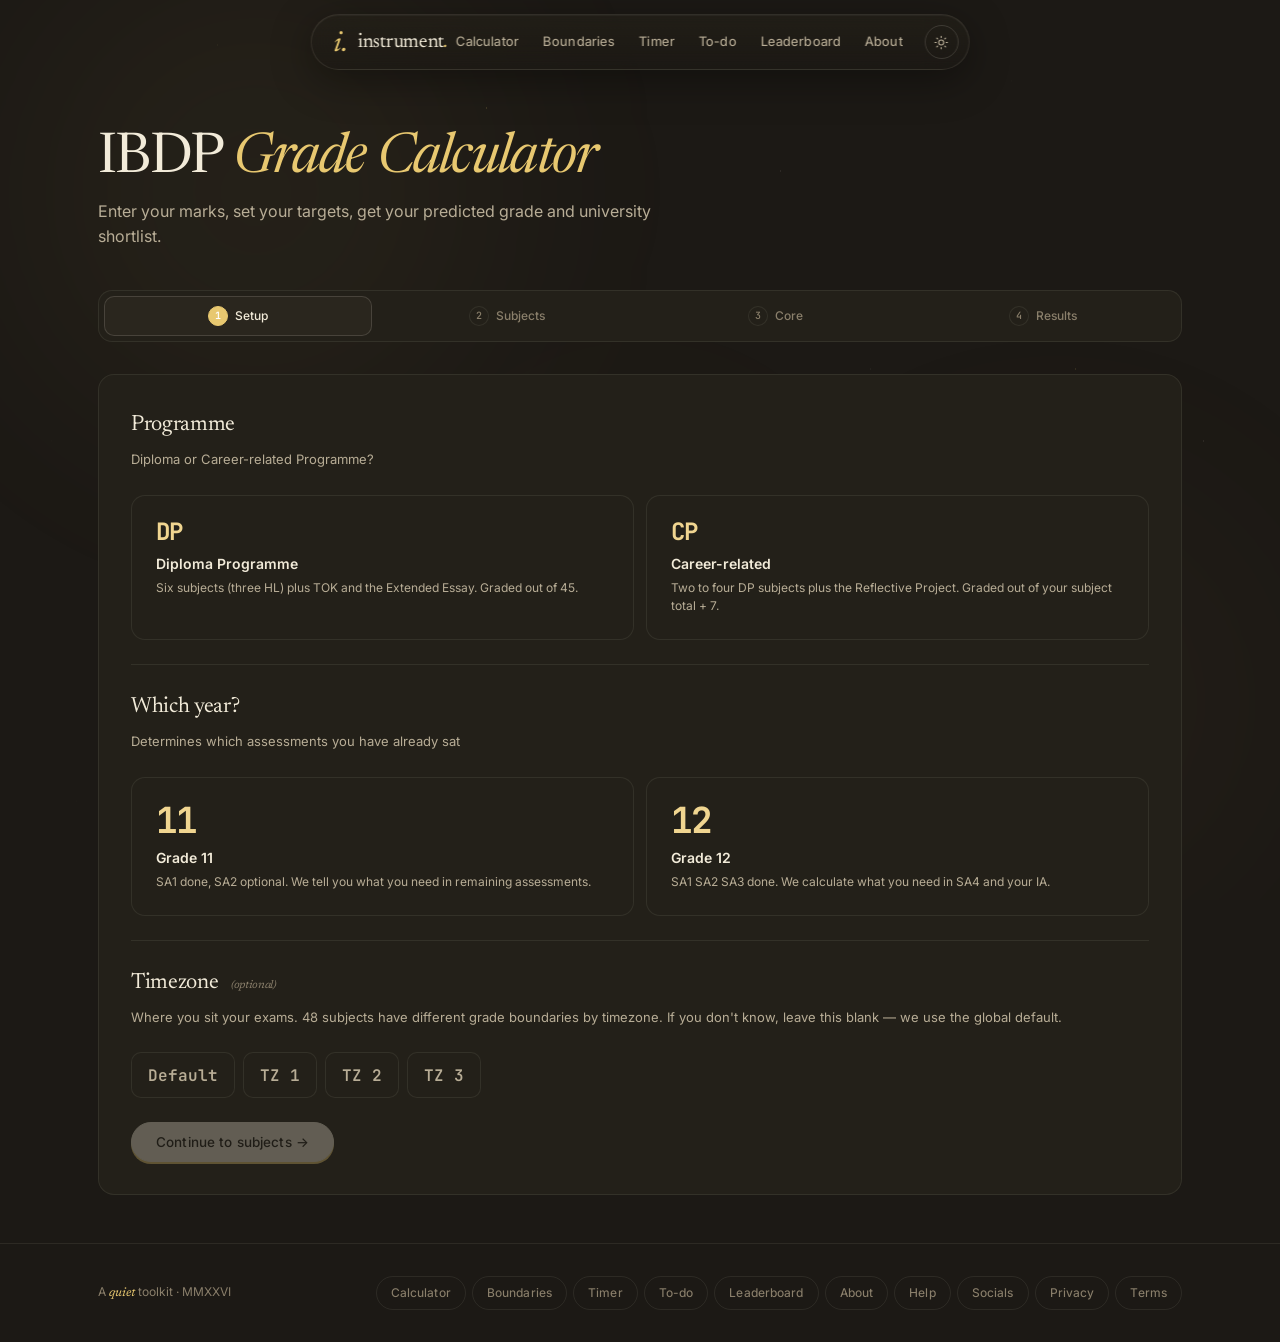
<file: calculator.html>
<!DOCTYPE html>
<html lang="en">
<head>
<meta charset="UTF-8">
<meta name="viewport" content="width=device-width, initial-scale=1.0">
  <link rel="icon" type="image/svg+xml" href="favicon.svg">
  <meta name="theme-color" content="#1c1915">
  <meta name="description" content="Calculate your predicted IB grades and see which universities you can get into.">
  <meta property="og:title" content="IBDP Grade Calculator">
  <meta property="og:description" content="Calculate your predicted IB grades and see which universities you can get into.">
  <meta property="og:type" content="website">
<title>IBDP Grade Calculator</title>
<link rel="preconnect" href="https://fonts.googleapis.com">
<link href="https://fonts.googleapis.com/css2?family=Newsreader:ital,opsz,wght@0,6..72,400;0,6..72,500;1,6..72,400;1,6..72,500&family=Inter:wght@300;400;450;500;600&family=JetBrains+Mono:wght@400;500&display=swap" rel="stylesheet">
<link rel="stylesheet" href="shared.css">
<style>
/* Steps */
.steps{display:flex;background:var(--bg2);border:1px solid var(--bd);border-radius:14px;padding:5px;gap:2px;margin-bottom:2rem}
.stp{flex:1;display:flex;align-items:center;justify-content:center;gap:7px;padding:9px 10px;border-radius:10px;font-size:12px;font-weight:500;color:var(--tx3);cursor:pointer;transition:all .2s;white-space:nowrap}
.stp.on{background:var(--bg3);color:var(--tx);border:1px solid var(--bd2)}
.stp.done{color:var(--green)}
.stp-n{width:20px;height:20px;border-radius:50%;background:var(--bg2);border:1px solid var(--bd);display:flex;align-items:center;justify-content:center;font-size:10px;font-family:'JetBrains Mono',monospace;flex-shrink:0}
.stp.on .stp-n{background:var(--ac);border-color:var(--ac);color:#fff}
.stp.done .stp-n{background:var(--green);border-color:var(--green);color:#000}
.year-grid{display:grid;grid-template-columns:1fr 1fr;gap:12px}
.y-card{background:var(--bg2);border:1px solid var(--bd);border-radius:14px;padding:1.5rem;cursor:pointer;transition:all .2s;text-align:left}
.y-card:hover{border-color:var(--ac);background:rgba(124,109,250,0.06);transform:translateY(-2px)}
.y-num{font-size:36px;font-weight:700;letter-spacing:-2px;color:var(--ac2);font-family:'JetBrains Mono',monospace;line-height:1;margin-bottom:8px}
.y-lbl{font-size:14px;font-weight:600;margin-bottom:4px;color:var(--tx)}
.y-desc{font-size:12px;color:var(--tx2);line-height:1.5}
.srch-wrap{position:relative;margin-bottom:12px}
.srch-ic{position:absolute;left:13px;top:50%;transform:translateY(-50%);color:var(--tx3)}
.srch{width:100%;padding:11px 13px 11px 40px;background:var(--bg2);border:1px solid var(--bd);border-radius:11px;color:var(--tx);font-size:14px;font-family:'Inter',sans-serif;transition:border-color .2s}
.srch:focus{outline:none;border-color:var(--ac)}
.srch::placeholder{color:var(--tx3)}
.hl-bar{display:flex;align-items:center;justify-content:space-between;margin-bottom:12px}
.hl-pips{display:flex;align-items:center;gap:5px}
.pip{width:8px;height:8px;border-radius:50%;background:var(--bg3);border:1px solid var(--bd2);transition:all .2s}
.pip.on{background:var(--ac);border-color:var(--ac)}
.chip-grid{display:grid;grid-template-columns:repeat(auto-fill,minmax(145px,1fr));gap:7px;max-height:220px;overflow-y:auto;padding-right:3px}
.chip-grid::-webkit-scrollbar{width:3px}
.chip-grid::-webkit-scrollbar-thumb{background:var(--bd2);border-radius:2px}
.chip{padding:9px 12px;border-radius:9px;border:1.5px solid transparent;cursor:pointer;font-size:12px;font-weight:500;transition:all .15s;user-select:none}
.chip:hover:not(.dis){transform:translateY(-1px);filter:brightness(1.08)}
.chip.sel{border-width:2px}
.chip.dis{opacity:0.3;cursor:not-allowed}
.marks-grid{display:grid;grid-template-columns:repeat(5,1fr);gap:10px}
@media(max-width:540px){.marks-grid{grid-template-columns:1fr 1fr}}
.mf label{display:block;font-size:11px;color:var(--tx2);font-weight:600;text-transform:uppercase;letter-spacing:.05em;margin-bottom:5px}
.mf input{width:100%;padding:9px 11px;background:var(--bg2);border:1px solid var(--bd);border-radius:8px;color:var(--tx);font-size:14px;font-family:'JetBrains Mono',monospace;transition:border-color .15s}
.mf input:focus{outline:none;border-color:var(--ac);background:var(--bg3)}
.mf input::placeholder{color:var(--tx3)}
.mf-hint{font-size:10px;color:var(--tx3);margin-top:3px}
.tg-row{display:flex;gap:8px;flex-wrap:wrap;margin-top:6px}
.tg-btn{width:46px;height:46px;border-radius:10px;border:1.5px solid var(--bd);background:var(--bg2);color:var(--tx2);font-size:16px;font-weight:600;cursor:pointer;font-family:'JetBrains Mono',monospace;transition:all .15s;display:flex;align-items:center;justify-content:center}
.tg-btn:hover{border-color:var(--bd2);color:var(--tx)}
.tg-btn.s1{background:#e8c9ba;border-color:#b8593c;color:#8a3f2a}
.tg-btn.s2{background:#e8c9d2;border-color:#e879a0;color:#9c5a48}
.tg-btn.s3{background:#e8d0b8;border-color:#c79066;color:#a86037}
.tg-btn.s4{background:#e8dab0;border-color:#a08f44;color:#8a6a1f}
.tg-btn.s5{background:#c8d5e5;border-color:#7a9abc;color:#475a72}
.tg-btn.s6{background:#dce3c9;border-color:#8ba26d;color:#4e5f3c}
.tg-btn.s7{background:#d0dbb8;border-color:#687a4f;color:#4e5f3c}
.res-box{margin-top:14px;border-radius:12px;padding:14px 16px;border:1px solid var(--bd);animation:sIn .25s ease}
@keyframes sIn{from{opacity:0;transform:translateY(6px)}to{opacity:1;transform:translateY(0)}}
.res-box.ok{background:rgba(34,211,160,0.05);border-color:rgba(34,211,160,0.2)}
.res-box.bad{background:rgba(248,113,113,0.05);border-color:rgba(248,113,113,0.2)}
.res-row{display:flex;align-items:center;justify-content:space-between;padding:8px 0;border-bottom:1px solid var(--bd)}
.res-row:last-of-type{border-bottom:none}
.r-lbl{font-size:13px;color:var(--tx2)}
.r-val{font-size:13px;font-weight:600;font-family:'JetBrains Mono',monospace}
.vg{color:var(--green)}.va{color:var(--amber)}.vr{color:var(--red)}
.res-msg{font-size:12px;color:var(--tx3);margin-top:10px;font-style:italic}
.tok-grid{display:grid;grid-template-columns:1fr 1fr;gap:12px}
.tok-sel{width:100%;padding:10px 12px;background:var(--bg2);border:1px solid var(--bd);border-radius:9px;color:var(--tx);font-size:15px;font-family:'Inter',sans-serif;cursor:pointer}
.tok-sel:focus{outline:none;border-color:var(--ac)}
.tok-prev{display:flex;align-items:center;gap:14px;padding:14px 16px;background:var(--bg2);border-radius:12px;margin-top:14px;border:1px solid var(--bd)}
.tok-badge{width:44px;height:44px;border-radius:50%;display:flex;align-items:center;justify-content:center;font-size:18px;font-weight:700;background:rgba(124,109,250,0.2);color:var(--ac2);font-family:'JetBrains Mono',monospace;flex-shrink:0}
.results-hero{text-align:center;padding:1.75rem 0 0.5rem}
.score-wrap{display:inline-flex;align-items:baseline;gap:8px;margin-bottom:6px}
.score-big{font-size:72px;font-weight:700;letter-spacing:-4px;color:var(--ink);;font-family:'JetBrains Mono',monospace;line-height:1}
.score-max{font-size:24px;color:var(--tx2);font-family:'JetBrains Mono',monospace}
.score-band{font-size:14px;color:var(--tx2);margin-bottom:12px}
.score-stats{display:flex;gap:28px;justify-content:center}
.stat-lbl{font-size:11px;color:var(--tx3);text-transform:uppercase;letter-spacing:.06em;margin-bottom:2px;text-align:center}
.stat-val{font-size:26px;font-weight:700;font-family:'JetBrains Mono',monospace;text-align:center}
.score-track{position:relative;height:8px;border-radius:100px;overflow:hidden;background:var(--bg2);margin:10px 0 6px}
.sf{position:absolute;top:0;height:100%}
.score-pin{position:absolute;top:-5px;width:4px;height:18px;border-radius:2px;background:var(--tx);transform:translateX(-50%)}
.score-bub{position:absolute;top:-30px;transform:translateX(-50%);background:var(--ac);color:#fff;font-size:11px;font-weight:600;padding:2px 7px;border-radius:4px;font-family:'JetBrains Mono',monospace;white-space:nowrap}
.score-lbls{display:flex;justify-content:space-between;font-size:11px;color:var(--tx3);font-family:'JetBrains Mono',monospace}
.sub-grid{display:grid;grid-template-columns:repeat(auto-fill,minmax(265px,1fr));gap:10px;margin-bottom:12px}
.sub-card{border-radius:13px;padding:1rem;border:1px solid transparent;animation:fadeUp .4s ease both}
@keyframes fadeUp{from{opacity:0;transform:translateY(12px)}to{opacity:1;transform:translateY(0)}}
.sub-top{display:flex;align-items:center;justify-content:space-between;margin-bottom:8px}
.sub-name{font-size:13px;font-weight:600;line-height:1.3}
.pbar{height:3px;border-radius:2px;background:rgba(26,24,20,0.08);overflow:hidden}
.pfill{height:100%;border-radius:2px}
.sub-meta{font-size:11px;margin-top:6px;opacity:.65;font-family:'JetBrains Mono',monospace;line-height:1.5}
.uni-grid{display:grid;grid-template-columns:repeat(auto-fill,minmax(240px,1fr));gap:8px}
.uni-card{background:var(--bg2);border:1px solid var(--bd);border-radius:12px;padding:1rem;transition:border-color .15s}
.uni-card:hover{border-color:var(--bd2)}
.uni-card.uni-match{border-color:rgba(34,211,160,0.35);background:rgba(34,211,160,0.04)}
.uni-card.uni-maybe{border-color:rgba(251,191,36,0.3);background:rgba(251,191,36,0.04)}
.uni-card.uni-reach{border-color:rgba(248,113,113,0.25);background:rgba(248,113,113,0.04)}
.uni-top{display:flex;align-items:flex-start;justify-content:space-between;margin-bottom:6px;gap:8px}
.uni-name{font-size:13px;font-weight:600;color:var(--tx);line-height:1.3}
.uni-badge{font-size:10px;font-weight:600;padding:2px 8px;border-radius:100px;white-space:nowrap;flex-shrink:0}
.bm{background:rgba(34,211,160,0.15);color:var(--green)}
.bmy{background:rgba(251,191,36,0.15);color:var(--amber)}
.br{background:rgba(248,113,113,0.12);color:var(--red)}
.uni-course{font-size:11px;color:var(--tx2);margin-bottom:3px}
.uni-score{font-size:11px;color:var(--tx3);font-family:'JetBrains Mono',monospace}
.region-tabs{display:flex;gap:6px;flex-wrap:wrap;margin-bottom:14px}
.rtab{padding:6px 14px;border-radius:100px;border:1px solid var(--bd);background:var(--bg2);color:var(--tx2);font-size:12px;font-weight:500;cursor:pointer;transition:all .15s;font-family:'Inter',sans-serif}
.rtab:hover{border-color:var(--bd2);color:var(--tx)}
.rtab.on{background:rgba(124,109,250,0.15);border-color:rgba(124,109,250,0.4);color:var(--ac2)}
.share-btn{display:inline-flex;align-items:center;gap:7px;padding:10px 22px;border-radius:10px;border:1px solid rgba(124,109,250,0.4);background:rgba(124,109,250,0.1);color:var(--ac2);font-size:13px;font-family:'Inter',sans-serif;font-weight:500;cursor:pointer;transition:all .15s}
.share-btn:hover{background:rgba(124,109,250,0.18)}
.share-btn.copied{border-color:var(--green);background:rgba(34,211,160,0.1);color:var(--green)}
.c-sub{font-size:13px;color:var(--tx2);margin-bottom:1.5rem}
.screen{display:none}.screen.on{display:block}
</style>
</head>
<body>
<div id="navPlaceholder"></div>
<div class="page-wrap">
  <div class="page-hero">
    <div class="page-title">IBDP <span>Grade Calculator</span></div>
    <div class="page-sub">Enter your marks, set your targets, get your predicted grade and university shortlist.</div>
  </div>

  <div class="steps" id="steps">
    <div class="stp on" id="s0"><div class="stp-n">1</div> Setup</div>
    <div class="stp" id="s1"><div class="stp-n">2</div> Subjects</div>
    <div class="stp" id="s2"><div class="stp-n">3</div> <span id="s2Lbl">Core</span></div>
    <div class="stp" id="s3"><div class="stp-n">4</div> Results</div>
  </div>

  <div class="screen on" id="sc0">
    <div class="card">
      <div class="c-title">Programme</div>
      <div class="c-sub">Diploma or Career-related Programme?</div>
      <div class="year-grid" style="margin-bottom:1.5rem">
        <div class="y-card" id="prog-DP" onclick="setProg('DP')"><div class="y-num" style="font-size:24px;letter-spacing:-1px">DP</div><div class="y-lbl">Diploma Programme</div><div class="y-desc">Six subjects (three HL) plus TOK and the Extended Essay. Graded out of 45.</div></div>
        <div class="y-card" id="prog-CP" onclick="setProg('CP')"><div class="y-num" style="font-size:24px;letter-spacing:-1px">CP</div><div class="y-lbl">Career-related</div><div class="y-desc">Two to four DP subjects plus the Reflective Project. Graded out of your subject total + 7.</div></div>
      </div>

      <div class="sep"></div>
      <div class="c-title" style="margin-top:1rem">Which year?</div>
      <div class="c-sub">Determines which assessments you have already sat</div>
      <div class="year-grid" style="margin-bottom:1.5rem">
        <div class="y-card" id="yr-11" onclick="setYear(11)"><div class="y-num">11</div><div class="y-lbl">Grade 11</div><div class="y-desc">SA1 done, SA2 optional. We tell you what you need in remaining assessments.</div></div>
        <div class="y-card" id="yr-12" onclick="setYear(12)"><div class="y-num">12</div><div class="y-lbl">Grade 12</div><div class="y-desc">SA1 SA2 SA3 done. We calculate what you need in SA4 and your IA.</div></div>
      </div>

      <div class="sep"></div>
      <div class="c-title" style="margin-top:1rem">Timezone <span style="font-size:11px;color:var(--tx3);font-weight:normal;margin-left:8px">(optional)</span></div>
      <div class="c-sub">Where you sit your exams. 48 subjects have different grade boundaries by timezone. If you don't know, leave this blank — we use the global default.</div>
      <div class="tg-row" id="tzRow" style="margin-bottom:1.5rem">
        <button class="tg-btn" id="tz-" onclick="setTZ('')" style="width:auto;padding:0 16px">Default</button>
        <button class="tg-btn" id="tz-TZ1" onclick="setTZ('TZ1')" style="width:auto;padding:0 16px">TZ 1</button>
        <button class="tg-btn" id="tz-TZ2" onclick="setTZ('TZ2')" style="width:auto;padding:0 16px">TZ 2</button>
        <button class="tg-btn" id="tz-TZ3" onclick="setTZ('TZ3')" style="width:auto;padding:0 16px">TZ 3</button>
      </div>

      <div class="btn-row">
        <button class="btn pri" id="setupNext" disabled onclick="doneSetup()">Continue to subjects &rarr;</button>
      </div>
    </div>
  </div>

  <div class="screen" id="sc1">
    <div class="card">
      <div id="cpCountBar" style="display:none;margin-bottom:1rem;padding-bottom:1rem;border-bottom:1px solid var(--bd)">
        <div class="sec-lbl" style="margin-bottom:8px">How many DP subjects are you taking?</div>
        <div class="tg-row">
          <button class="tg-btn" id="cn-2" onclick="setCount(2)" style="width:auto;padding:0 16px">2</button>
          <button class="tg-btn" id="cn-3" onclick="setCount(3)" style="width:auto;padding:0 16px">3</button>
          <button class="tg-btn" id="cn-4" onclick="setCount(4)" style="width:auto;padding:0 16px">4</button>
        </div>
      </div>
      <div style="display:flex;align-items:center;justify-content:space-between;margin-bottom:4px;gap:12px;flex-wrap:wrap">
        <div class="c-title" id="subTitle">Subject 1 of 6</div>
        <div style="display:flex;align-items:center;gap:14px;flex-wrap:wrap">
          <div id="tzChip" style="display:none;font-size:11px;color:var(--tx2);background:var(--bg3);padding:4px 10px;border-radius:100px;border:1px solid var(--bd);font-family:'JetBrains Mono',monospace">TZ: <span id="tzChipVal" style="color:var(--ac2);font-weight:600"></span></div>
          <div class="hl-bar" id="hlBar" style="margin:0"><span style="font-size:12px;color:var(--tx2);margin-right:7px">HL slots</span><div class="hl-pips"><div class="pip" id="p0"></div><div class="pip" id="p1"></div><div class="pip" id="p2"></div></div></div>
        </div>
      </div>
      <div class="c-sub">Pick a subject, enter marks you have already sat, then set your target grade</div>
      <div class="srch-wrap">
        <svg class="srch-ic" width="15" height="15" viewBox="0 0 20 20" fill="currentColor"><path fill-rule="evenodd" d="M8 4a4 4 0 100 8 4 4 0 000-8zM2 8a6 6 0 1110.89 3.476l4.817 4.817a1 1 0 01-1.414 1.414l-4.816-4.816A6 6 0 012 8z" clip-rule="evenodd"/></svg>
        <input class="srch" type="text" id="srchBox" placeholder="Search subjects..." oninput="filterChips()" onkeydown="noNums(event)">
      </div>
      <div class="chip-grid" id="chips"></div>
      <div id="marksSec" style="display:none">
        <div class="sep"></div>
        <div class="sec-lbl">Marks already sat</div>
        <div class="marks-grid" id="marksGrid"></div>
        <div class="sep"></div>
        <div class="sec-lbl">Target grade</div>
        <div class="tg-row" id="tgRow"></div>
        <div id="resPanel"></div>
      </div>
      <div class="btn-row">
        <button class="btn" id="backBtn" onclick="prevSub()">Back</button>
        <button class="btn pri" id="nextBtn" disabled onclick="nextSub()"><span id="nextLbl">Next subject</span></button>
      </div>
    </div>
  </div>

  <div class="screen" id="sc2">
    <div class="card" id="core-dp">
      <div class="c-title">TOK and Extended Essay</div>
      <div class="c-sub">Up to 3 bonus points toward your total IB score</div>
      <div class="tok-grid">
        <div><div class="sec-lbl">Theory of Knowledge</div><select class="tok-sel" id="tokSel" onchange="updateTok()"><option>A</option><option>B</option><option>C</option><option>D</option><option>E</option></select></div>
        <div><div class="sec-lbl">Extended Essay</div><select class="tok-sel" id="eeSel" onchange="updateTok()"><option>A</option><option>B</option><option>C</option><option>D</option><option>E</option></select></div>
      </div>
      <div class="tok-prev"><div class="tok-badge" id="tokBadge">+3</div><div><div style="font-size:14px;font-weight:600;color:var(--tx)" id="tokTxt">Bonus: 3 / 3 points</div><div style="font-size:12px;color:var(--tx2);margin-top:2px">A+A or A+B = 3 &middot; A+C or B+B = 2 &middot; B+C or C+C = 1</div></div></div>
      <div class="btn-row"><button class="btn" onclick="goTo(1)">Back</button><button class="btn pri" onclick="showResults()">See my predicted grades &rarr;</button></div>
    </div>
    <div class="card" id="core-cp" style="display:none">
      <div class="c-title">Reflective Project</div>
      <div class="c-sub">The IBCP core Reflective Project is graded A to E. It does not add to your DP subject total but it is required for the CP Certificate.</div>
      <div style="max-width:260px">
        <div class="sec-lbl">Reflective Project grade</div>
        <select class="tok-sel" id="rpSel" onchange="updateRP()"><option>A</option><option>B</option><option>C</option><option>D</option><option>E</option></select>
      </div>
      <div class="tok-prev"><div class="tok-badge" id="rpBadge">A</div><div><div style="font-size:14px;font-weight:600;color:var(--tx)" id="rpTxt">Grade A - Excellent</div><div style="font-size:12px;color:var(--tx2);margin-top:2px">D or higher is required to earn the CP Certificate.</div></div></div>
      <div class="btn-row"><button class="btn" onclick="goTo(1)">Back</button><button class="btn pri" onclick="showResults()">See my predicted grades &rarr;</button></div>
    </div>
  </div>

  <div class="screen" id="sc3"><div id="resContent"></div></div>
</div>
<div id="footPlaceholder"></div>

<script src="https://accounts.google.com/gsi/client" async defer></script>
<script src="shared.js"></script>
<script>
document.getElementById('navPlaceholder').innerHTML=buildNav('index.html');
document.getElementById('footPlaceholder').innerHTML=buildFooter();

const UNIS={UK:[{name:"University of Oxford",course:"Any programme",min:39,reach:42},{name:"University of Cambridge",course:"Any programme",min:40,reach:43},{name:"Imperial College London",course:"Engineering / Science",min:38,reach:41},{name:"UCL",course:"Any programme",min:36,reach:39},{name:"LSE",course:"Economics / Social Sciences",min:37,reach:40},{name:"University of Edinburgh",course:"Any programme",min:34,reach:37},{name:"King's College London",course:"Any programme",min:35,reach:38},{name:"University of Manchester",course:"Any programme",min:32,reach:36},{name:"University of Bristol",course:"Any programme",min:32,reach:36},{name:"University of Birmingham",course:"Any programme",min:30,reach:34}],US:[{name:"MIT",course:"Science / Engineering",min:42,reach:45},{name:"Harvard University",course:"Any programme",min:42,reach:45},{name:"Stanford University",course:"Any programme",min:41,reach:44},{name:"Yale University",course:"Any programme",min:40,reach:43},{name:"Princeton University",course:"Any programme",min:40,reach:44},{name:"University of Pennsylvania",course:"Any programme",min:38,reach:42},{name:"Johns Hopkins",course:"Pre-Med / Science",min:38,reach:41},{name:"UC Berkeley",course:"Any programme",min:36,reach:40},{name:"NYU",course:"Any programme",min:33,reach:37},{name:"Purdue University",course:"Engineering",min:30,reach:35}],Singapore:[{name:"NUS",course:"Any programme",min:38,reach:42},{name:"NTU",course:"Any programme",min:36,reach:40},{name:"SMU",course:"Business / Law",min:34,reach:38},{name:"SUTD",course:"Engineering / Design",min:33,reach:37},{name:"SIT",course:"Any programme",min:26,reach:32}],India:[{name:"IIT Bombay",course:"Engineering",min:36,reach:40},{name:"IIT Delhi",course:"Engineering",min:36,reach:40},{name:"BITS Pilani",course:"Engineering / Science",min:32,reach:37},{name:"Ashoka University",course:"Liberal Arts",min:30,reach:35},{name:"Christ University",course:"Any programme",min:24,reach:30},{name:"Manipal University",course:"Any programme",min:24,reach:30}],Canada:[{name:"University of Toronto",course:"Any programme",min:36,reach:40},{name:"UBC",course:"Any programme",min:34,reach:38},{name:"McGill University",course:"Any programme",min:34,reach:38},{name:"Waterloo",course:"Engineering / CS",min:36,reach:40},{name:"Western University",course:"Any programme",min:29,reach:34},{name:"Queen's University",course:"Any programme",min:30,reach:35}],Australia:[{name:"University of Melbourne",course:"Any programme",min:33,reach:38},{name:"University of Sydney",course:"Any programme",min:32,reach:37},{name:"ANU",course:"Any programme",min:33,reach:38},{name:"UNSW",course:"Any programme",min:31,reach:36},{name:"Monash University",course:"Any programme",min:28,reach:34},{name:"University of Queensland",course:"Any programme",min:28,reach:34}]};
let activeReg='UK';

function computeNeeded(s,tg){const b=getBounds(s.name,st.tz);if(!b)return null;const minP=b[tg-1];const h={sa1:s.sa1!=''&&s.sa1!=null,sa2:s.sa2!=''&&s.sa2!=null,sa3:s.sa3!=''&&s.sa3!=null,sa4:s.sa4!=''&&s.sa4!=null,ia:s.ia!=''&&s.ia!=null};let locked=0;if(h.sa1)locked+=parseFloat(s.sa1)*W[0];if(h.sa2)locked+=parseFloat(s.sa2)*W[1];if(h.sa3)locked+=parseFloat(s.sa3)*W[2];if(h.sa4)locked+=parseFloat(s.sa4)*W[3];if(h.ia)locked+=(parseFloat(s.ia)/20)*100*W[4];const rem=[];if(!h.sa1)rem.push({k:'sa1',w:W[0],ia:false});if(!h.sa2)rem.push({k:'sa2',w:W[1],ia:false});if(!h.sa3)rem.push({k:'sa3',w:W[2],ia:false});if(!h.sa4)rem.push({k:'sa4',w:W[3],ia:false});if(!h.ia)rem.push({k:'ia',w:W[4],ia:true});const remW=rem.reduce((a,r)=>a+r.w,0);const maxP=locked+remW*100;if(maxP<minP){let mx=1;for(let g=7;g>=1;g--){if(locked+remW*100>=b[g-1]){mx=g;break;}}return{possible:false,max:mx};}if(!rem.length)return{possible:true,done:true};const need=minP-locked;const r={possible:true};rem.forEach(x=>{const pct=(x.w/remW)*need/x.w;r[x.k]=x.ia?(pct/100)*20:pct;});return r;}

let st={prog:'',year:0,tz:'',idx:0,n:6,subs:[],tok:'A',ee:'A',rp:'A',srch:''};
function newSub(){return{name:'',sa1:'',sa2:'',sa3:'',sa4:'',ia:'',tg:0};}

function goTo(n){document.querySelectorAll('.screen').forEach(s=>s.classList.remove('on'));document.getElementById('sc'+n).classList.add('on');['s0','s1','s2','s3'].forEach((id,i)=>{const el=document.getElementById(id);el.className='stp'+(i===n?' on':i<n?' done':'');});if(n===1)renderSub();if(n===2)renderCore();}

function setProg(p){st.prog=p;document.getElementById('prog-DP').style.borderColor=p==='DP'?'var(--ac)':'';document.getElementById('prog-CP').style.borderColor=p==='CP'?'var(--ac)':'';if(p==='CP'&&(st.n<2||st.n>4))st.n=3;if(p==='DP')st.n=6;checkSetup();}
function setYear(y){st.year=y;document.getElementById('yr-11').style.borderColor=y===11?'var(--ac)':'';document.getElementById('yr-12').style.borderColor=y===12?'var(--ac)':'';checkSetup();}
function setTZ(tz){st.tz=tz;['','TZ1','TZ2','TZ3'].forEach(t=>{const el=document.getElementById('tz-'+t);if(el)el.style.borderColor=t===tz?'var(--ac)':'';});const chip=document.getElementById('tzChipVal');if(chip)chip.textContent=tz||'default';const box=document.getElementById('tzChip');if(box)box.style.display=tz?'inline-block':'none';refreshPanel();}
function checkSetup(){document.getElementById('setupNext').disabled=!(st.prog&&st.year);document.getElementById('s2Lbl').textContent=st.prog==='CP'?'Reflective':'TOK / EE';}
function doneSetup(){if(!st.prog||!st.year)return;st.idx=0;if(!st.subs.length||st.subs.length!==st.n)st.subs=Array(st.n).fill(null).map(newSub);goTo(1);}
function setCount(n){if(st.prog!=='CP')return;st.n=n;[2,3,4].forEach(k=>{const el=document.getElementById('cn-'+k);if(el)el.style.borderColor=k===n?'var(--ac)':'';});if(st.subs.length<n){while(st.subs.length<n)st.subs.push(newSub());}else if(st.subs.length>n){st.subs=st.subs.slice(0,n);}if(st.idx>=n)st.idx=n-1;renderSub();}

function renderChips(){
  const s=st.subs[st.idx];const taken=st.subs.map((sb,i)=>i!==st.idx?sb.name:'').filter(Boolean);const hlC=taken.filter(n=>n.includes(' HL')).length;
  const enforceHL=st.prog==='DP';
  const f=st.srch?ALL_SUBJECTS.filter(n=>n.toLowerCase().includes(st.srch.toLowerCase())):ALL_SUBJECTS;
  document.getElementById('chips').innerHTML=f.map(name=>{const c=colOf(name);const sel=name===s.name;const tk=taken.includes(name);const isHL=name.includes(' HL');const hlB=enforceHL&&isHL&&hlC>=3&&!sel;const dis=tk||hlB;const esc=name.replace(/&/g,'&amp;').replace(/"/g,'&quot;');const hasTz=hasTZ(name)&&st.tz&&!availableTZ(name).includes(st.tz);const tzWarn=hasTz?' <span style="font-size:9px;opacity:0.7">&#9888;</span>':'';return '<div class="chip'+(sel?' sel':'')+(dis?' dis':'')+'" style="background:'+c.bg+';border-color:'+(sel?c.bo:'transparent')+';'+(sel?'box-shadow:0 0 0 1px '+c.bo+';':'')+'" data-name="'+esc+'" data-dis="'+(dis?1:0)+'" title="'+(tk?'Already chosen':hlB?'Max 3 HLs reached':hasTz?'Not offered in '+st.tz+' — default boundaries used':'')+'">'+'<span style="color:'+c.tx+'">'+name+tzWarn+'</span></div>';}).join('');
  const hlT=hlC+(s.name.includes(' HL')?1:0);for(let i=0;i<3;i++){const pip=document.getElementById('p'+i);if(pip)pip.className='pip'+(i<hlT?' on':'');}
  document.getElementById('chips').onclick=function(e){const chip=e.target.closest('.chip');if(!chip||chip.dataset.dis==='1')return;const name=chip.dataset.name.replace(/&amp;/g,'&').replace(/&quot;/g,'"');st.subs[st.idx].name=name;st.srch='';document.getElementById('srchBox').value='';renderSub();};
}

function renderMarks(){
  const s=st.subs[st.idx];if(!s.name){document.getElementById('marksSec').style.display='none';return;}
  document.getElementById('marksSec').style.display='block';
  const cfgs=st.year===12?[{k:'sa1',l:'SA1',r:true,m:100},{k:'sa2',l:'SA2',r:true,m:100},{k:'sa3',l:'SA3',r:true,m:100},{k:'sa4',l:'SA4',r:false,m:100},{k:'ia',l:'IA',r:false,m:20}]:[{k:'sa1',l:'SA1',r:true,m:100},{k:'sa2',l:'SA2',r:false,m:100},{k:'sa3',l:'SA3',r:false,m:100},{k:'sa4',l:'SA4',r:false,m:100},{k:'ia',l:'IA',r:false,m:20}];
  document.getElementById('marksGrid').innerHTML=cfgs.map(c=>'<div class="mf"><label>'+c.l+(c.r?' <span style="color:var(--red);font-size:9px">*</span>':'')+'</label><input type="number" id="i_'+c.k+'" min="0" max="'+c.m+'" step="0.1" value="'+(s[c.k]||'')+'" placeholder="0-'+c.m+'" oninput="onMark(\''+c.k+'\','+c.m+')"><div class="mf-hint">'+(c.r?'Required':'Optional')+' max '+c.m+'</div></div>').join('');
  document.getElementById('tgRow').innerHTML=[1,2,3,4,5,6,7].map(g=>'<button class="tg-btn'+(s.tg===g?' s'+g:'')+'" onclick="setTG('+g+')">'+g+'</button>').join('');
  refreshPanel();document.getElementById('nextBtn').disabled=!(s.name&&s.tg>0);document.getElementById('nextLbl').textContent=st.idx===st.n-1?('Continue to '+(st.prog==='CP'?'Reflective Project':'TOK / EE')):'Next subject';
}

function onMark(k,mx){const inp=document.getElementById('i_'+k);if(!inp)return;const cv=clamp(inp.value,0,mx);if(cv!==''&&parseFloat(inp.value)!==parseFloat(cv))inp.value=cv;st.subs[st.idx][k]=inp.value;refreshPanel();}
function setTG(g){st.subs[st.idx].tg=g;renderMarks();}

function refreshPanel(){
  const s=st.subs[st.idx];const p=document.getElementById('resPanel');if(!s.name||!s.tg){p.innerHTML='';return;}
  const r=computeNeeded(s,s.tg);if(!r){p.innerHTML='';return;}
  if(r.done){p.innerHTML='<div class="res-box ok"><div style="font-size:14px;color:var(--green);font-weight:600">Grade '+s.tg+' is already secured!</div></div>';return;}
  if(!r.possible){p.innerHTML='<div class="res-box bad"><div style="font-size:13px;color:var(--red);font-weight:600">Grade '+s.tg+' is not achievable.</div><div style="font-size:12px;color:#8a3f2a;margin-top:4px">Even with 100% everywhere, max is <strong>grade '+r.max+'</strong>. Drop your target.</div></div>';return;}
  const keys=['sa1','sa2','sa3','sa4','ia'];const lbls={sa1:'SA1',sa2:'SA2',sa3:'SA3',sa4:'SA4',ia:'IA'};let rows='';
  keys.forEach(k=>{if(r[k]==null)return;if(s[k]!==''&&s[k]!=null)return;const pct=k==='ia'?(r[k]/20*100):r[k];const cls=pct>85?'vr':pct>70?'va':'vg';const disp=k==='ia'?r[k].toFixed(1)+' / 20':r[k].toFixed(1)+'%';rows+='<div class="res-row"><span class="r-lbl">Need in '+lbls[k]+'</span><span class="r-val '+cls+'">'+disp+'</span></div>';});
  if(!rows){p.innerHTML='<div class="res-box ok"><div style="font-size:14px;color:var(--green)">Grade '+s.tg+' looking achievable!</div></div>';return;}
  const hard=Object.entries(r).some(([k,v])=>{if(typeof v!=='number')return false;const pct=k==='ia'?v/20*100:v;return pct>85;});
  p.innerHTML='<div class="res-box ok"><div style="font-size:13px;color:var(--tx2);margin-bottom:8px">To achieve grade <strong style="color:var(--tx)">'+s.tg+'</strong> in '+s.name+':</div>'+rows+'<div class="res-msg">'+(hard?'Tough but possible - this needs serious work.':'Realistic. Stay consistent and you will get there.')+'</div></div>';
}

function renderSub(){document.getElementById('subTitle').textContent='Subject '+(st.idx+1)+' of '+st.n;document.getElementById('backBtn').style.display=st.idx===0?'none':'';const cpBar=document.getElementById('cpCountBar');if(cpBar)cpBar.style.display=st.prog==='CP'?'block':'none';if(st.prog==='CP'){[2,3,4].forEach(k=>{const el=document.getElementById('cn-'+k);if(el)el.style.borderColor=k===st.n?'var(--ac)':'';});}const hlBar=document.getElementById('hlBar');if(hlBar)hlBar.style.display=st.prog==='DP'?'flex':'none';const tzBox=document.getElementById('tzChip');if(tzBox){tzBox.style.display=st.tz?'inline-block':'none';document.getElementById('tzChipVal').textContent=st.tz||'';}renderChips();renderMarks();}

function renderCore(){const isDP=st.prog==='DP';document.getElementById('core-dp').style.display=isDP?'block':'none';document.getElementById('core-cp').style.display=isDP?'none':'block';if(!isDP){document.getElementById('rpSel').value=st.rp;updateRP();}}
function updateRP(){st.rp=document.getElementById('rpSel').value;document.getElementById('rpBadge').textContent=st.rp;const names={A:'Excellent',B:'Good',C:'Satisfactory',D:'Mediocre',E:'Elementary'};document.getElementById('rpTxt').textContent='Grade '+st.rp+' - '+names[st.rp];}
function noNums(e){const ok=['Backspace','Delete','ArrowLeft','ArrowRight','ArrowUp','ArrowDown','Home','End','Tab','Enter','Escape',' '];if(ok.includes(e.key))return;if(/^[a-zA-Z&:.\-]$/.test(e.key))return;e.preventDefault();}
function filterChips(){st.srch=document.getElementById('srchBox').value;renderChips();}
function prevSub(){if(st.idx===0){goTo(0);return;}st.idx--;st.srch='';document.getElementById('srchBox').value='';renderSub();}
function nextSub(){const s=st.subs[st.idx];if(!s.name||!s.tg)return;if(st.idx===st.n-1){goTo(2);}else{st.idx++;st.srch='';document.getElementById('srchBox').value='';renderSub();}}
function updateTok(){st.tok=document.getElementById('tokSel').value;st.ee=document.getElementById('eeSel').value;const pts=tokPts(st.tok,st.ee);document.getElementById('tokBadge').textContent='+'+pts;document.getElementById('tokTxt').textContent='Bonus: '+pts+' / 3 points';}

function renderColleges(total,region){
  return (UNIS[region]||[]).map(u=>{const isL=total>=u.reach;const isM=total>=u.min&&total<u.reach;let cls,badge,lbl;if(isL){cls='uni-match';badge='bm';lbl='Likely';}else if(isM){cls='uni-maybe';badge='bmy';lbl='Possible';}else{cls='uni-reach';badge='br';lbl='Reach';}
  return '<div class="uni-card '+cls+'"><div class="uni-top"><div class="uni-name">'+u.name+'</div><span class="uni-badge '+badge+'">'+lbl+'</span></div><div class="uni-course">'+u.course+'</div><div class="uni-score">Typical entry: '+u.min+'+ pts</div></div>';}).join('');
}
function switchReg(r){activeReg=r;document.querySelectorAll('.rtab').forEach(t=>t.classList.toggle('on',t.dataset.r===r));const tot=parseInt(document.getElementById('_tot').textContent)||0;document.getElementById('uniGrid').innerHTML=renderColleges(tot,r);}

function showResults(){
  if(st.prog==='DP'){st.tok=document.getElementById('tokSel').value;st.ee=document.getElementById('eeSel').value;}
  else if(st.prog==='CP'){st.rp=document.getElementById('rpSel').value;}
  let subTot=0;let cards='';let warns=[];
  st.subs.forEach((s,i)=>{const b=getBounds(s.name,st.tz);if(!s.name||!b)return;const pct=calcW(s);const g=getGrade(pct,b);subTot+=g;const c=colOf(s.name);if(g<=3&&s.name.includes(' HL'))warns.push(s.name);const parts=[s.sa1?'SA1 '+parseFloat(s.sa1).toFixed(1)+'%':'',s.sa2?'SA2 '+parseFloat(s.sa2).toFixed(1)+'%':'',s.sa3?'SA3 '+parseFloat(s.sa3).toFixed(1)+'%':'',s.sa4?'SA4 '+parseFloat(s.sa4).toFixed(1)+'%':'',s.ia?'IA '+parseFloat(s.ia).toFixed(1)+'/20':''].filter(Boolean).join(' . ');cards+='<div class="sub-card" style="background:'+c.bg+';border-color:'+c.bo+';animation-delay:'+(i*.05)+'s"><div class="sub-top"><div class="sub-name" style="color:'+c.tx+'">'+s.name+'</div><div class="g-pill gc'+g+'">'+g+'</div></div><div class="pbar"><div class="pfill" style="width:'+pct.toFixed(1)+'%;background:'+c.fi+'"></div></div><div class="sub-meta" style="color:'+c.tx+'">'+parts+(s.tg?' . Target: '+s.tg:'')+'</div></div>';});

  const isDP=st.prog==='DP';
  const bonus=isDP?tokPts(st.tok,st.ee):0;
  const total=subTot+bonus;
  const maxP=isDP?(st.n*7+3):(st.n*7);
  const passing=isDP?24:0;
  const distinction=isDP?38:Math.round(st.n*6.3);
  const band=isDP?(total>=40?'Outstanding':total>=38?'Excellent':total>=34?'Strong':total>=30?'Good':total>=24?'On track':'Needs improvement'):(total>=distinction?'Outstanding':total>=Math.round(st.n*5.5)?'Strong':total>=Math.round(st.n*4.5)?'Good':'Needs improvement');
  const pp=(passing/maxP*100).toFixed(1);const dp=(distinction/maxP*100).toFixed(1);const yp=Math.min(100,total/maxP*100).toFixed(1);

  const tzLabel=st.tz?' &middot; '+st.tz:'';
  const wH=warns.length?'<div class="warn-card"><svg width="16" height="16" viewBox="0 0 24 24" fill="none" stroke="currentColor" stroke-width="2" style="flex-shrink:0"><path d="M10.29 3.86L1.82 18a2 2 0 0 0 1.71 3h16.94a2 2 0 0 0 1.71-3L13.71 3.86a2 2 0 0 0-3.42 0z"/><line x1="12" y1="9" x2="12" y2="13"/></svg><div>'+(warns.length>=2?'<strong>Automatic fail risk:</strong> '+warns.join(', ')+' at grade 3 or below.':'<strong>Watch out:</strong> '+warns[0]+' is at grade 3 or below.')+'</div></div>':'';

  const coreBlock=isDP?
    '<div class="card" style="margin-bottom:12px"><div style="display:flex;align-items:center;justify-content:space-between"><div><div style="font-size:14px;font-weight:600;color:var(--tx)">TOK: '+st.tok+' &middot; EE: '+st.ee+'</div><div style="font-size:13px;color:var(--tx2);margin-top:2px">Bonus: '+bonus+' / 3 points</div></div><div class="tok-badge">+'+bonus+'</div></div></div>'
    :'<div class="card" style="margin-bottom:12px"><div style="display:flex;align-items:center;justify-content:space-between"><div><div style="font-size:14px;font-weight:600;color:var(--tx)">Reflective Project: '+st.rp+'</div><div style="font-size:13px;color:var(--tx2);margin-top:2px">'+(st.rp<='D'?'Meets CP Certificate requirement (D or higher)':'Does not meet CP Certificate requirement — must be D or higher')+'</div></div><div class="tok-badge">'+st.rp+'</div></div></div>';

  const passLabel=isDP?'24 pass':'50% pass';
  const distLabel=isDP?'38 distinction':distinction+' distinction';

  const collegesBlock=isDP?
    '<div class="card" style="margin-bottom:12px"><div class="c-title">Where could you get in?</div><div style="font-size:13px;color:var(--tx2);margin-bottom:14px">Based on your predicted <strong style="color:var(--tx)">'+total+' / '+maxP+'</strong>. Likelihood based on typical IB entry requirements.</div><div class="region-tabs">'+['UK','US','Singapore','India','Canada','Australia'].map(r=>'<button class="rtab'+(r==='UK'?' on':'')+'" data-r="'+r+'" onclick="switchReg(\''+r+'\')">'+r+'</button>').join('')+'</div><div class="uni-grid" id="uniGrid">'+renderColleges(total,'UK')+'</div><div style="font-size:11px;color:var(--tx3);margin-top:10px">Likely = at or above typical entry. Possible = close. Reach = below typical. Always check official requirements.</div></div>'
    :'<div class="card" style="margin-bottom:12px"><div class="c-title">CP Certificate status</div><div style="font-size:13px;color:var(--tx2);line-height:1.7">To earn the CP Certificate you need:<br>&bull; At least grade 3 in each DP subject<br>&bull; Grade D or higher on the Reflective Project<br>&bull; Completed Personal and Professional Skills, Language and Cultural Studies, and Service Learning<br>&bull; Passed the career-related study<br><br>Universities evaluating IBCP applicants typically look at your DP subject grades, Reflective Project grade, and career-related study grade (BTEC, etc.) as separate components.</div></div>';

  document.getElementById('resContent').innerHTML=wH+
    '<div class="card" style="margin-bottom:12px"><div style="display:flex;align-items:center;justify-content:space-between;margin-bottom:0.5rem;flex-wrap:wrap;gap:10px"><div style="font-size:11px;color:var(--tx3);font-family:\'JetBrains Mono\',monospace;letter-spacing:0.1em;text-transform:uppercase">'+st.prog+tzLabel+'</div></div><div class="results-hero"><div class="score-wrap"><span class="score-big" id="sNum">0</span><span class="score-max">/ '+maxP+'</span></div><div class="score-band">'+band+'</div><div class="score-stats"><div class="stat"><div class="stat-lbl">Subjects</div><div class="stat-val" style="color:var(--tx)">'+subTot+'</div></div>'+(isDP?'<div class="stat"><div class="stat-lbl">TOK + EE</div><div class="stat-val" style="color:var(--ac2)">+'+bonus+'</div></div>':'<div class="stat"><div class="stat-lbl">Reflective</div><div class="stat-val" style="color:var(--ac2)">'+st.rp+'</div></div>')+'</div></div><span id="_tot" style="display:none">'+total+'</span><div style="position:relative;margin:1.5rem 0 0.5rem"><div class="score-track"><div class="sf" style="left:0;width:'+pp+'%;background:#e8c9ba;border-radius:100px 0 0 100px"></div><div class="sf" style="left:'+pp+'%;width:'+(parseFloat(dp)-parseFloat(pp))+'%;background:#2a3010"></div><div class="sf" style="left:'+dp+'%;width:'+(100-parseFloat(dp))+'%;background:#d0dbb8;border-radius:0 100px 100px 0"></div><div class="score-pin" style="left:'+yp+'%"><div class="score-bub">'+total+'</div></div></div><div class="score-lbls"><span>0</span><span>'+passLabel+'</span><span>'+distLabel+'</span><span>'+maxP+'</span></div></div></div>'+
    '<div class="sub-grid">'+cards+'</div>'+
    coreBlock+
    collegesBlock+
    '<div class="btn-row"><button class="share-btn" id="shareBtn" onclick="doShare()"><svg width="13" height="13" viewBox="0 0 24 24" fill="none" stroke="currentColor" stroke-width="2"><path d="M4 12v8a2 2 0 0 0 2 2h12a2 2 0 0 0 2-2v-8"/><polyline points="16 6 12 2 8 6"/><line x1="12" y1="2" x2="12" y2="15"/></svg> Share results</button><button class="btn" onclick="goTo(1);st.idx=0;renderSub()">Edit subjects</button><button class="btn" onclick="goTo(2)">Edit '+(isDP?'TOK / EE':'Reflective')+'</button><button class="btn" onclick="resetAll()">Start over</button></div>';
  goTo(3);let c=0;const t=setInterval(()=>{c=Math.min(c+Math.ceil(total/25),total);const el=document.getElementById('sNum');if(el)el.textContent=c;if(c>=total)clearInterval(t);},30);
  localStorage.setItem('ibdp_subs',JSON.stringify(st.subs));
}

function resetAll(){st={prog:'',year:0,tz:'',idx:0,n:6,subs:[],tok:'A',ee:'A',rp:'A',srch:''};['DP','CP'].forEach(p=>{const el=document.getElementById('prog-'+p);if(el)el.style.borderColor='';});['11','12'].forEach(y=>{const el=document.getElementById('yr-'+y);if(el)el.style.borderColor='';});['','TZ1','TZ2','TZ3'].forEach(t=>{const el=document.getElementById('tz-'+t);if(el)el.style.borderColor='';});document.getElementById('setupNext').disabled=true;goTo(0);}

function doShare(){const url=location.href.split('?')[0]+'?r='+btoa(unescape(encodeURIComponent(JSON.stringify({prog:st.prog,year:st.year,tz:st.tz,n:st.n,subs:st.subs,tok:st.tok,ee:st.ee,rp:st.rp}))));const svg='<svg width="13" height="13" viewBox="0 0 24 24" fill="none" stroke="currentColor" stroke-width="2"><path d="M4 12v8a2 2 0 0 0 2 2h12a2 2 0 0 0 2-2v-8"/><polyline points="16 6 12 2 8 6"/><line x1="12" y1="2" x2="12" y2="15"/></svg> Share results';navigator.clipboard.writeText(url).then(function(){var b=document.getElementById('shareBtn');if(b){b.classList.add('copied');b.textContent='Copied!';setTimeout(function(){b.classList.remove('copied');b.innerHTML=svg;},2000);}});}

function loadFromURL(){const r=new URLSearchParams(location.search).get('r');if(!r)return false;try{const d=JSON.parse(decodeURIComponent(escape(atob(r))));st.prog=d.prog||'DP';st.year=d.year||12;st.tz=d.tz||'';st.n=d.n||6;st.subs=d.subs||[];st.tok=d.tok||'A';st.ee=d.ee||'A';st.rp=d.rp||'A';document.getElementById('tokSel').value=st.tok;document.getElementById('eeSel').value=st.ee;const rpSel=document.getElementById('rpSel');if(rpSel)rpSel.value=st.rp;showResults();return true;}catch(e){return false;}}
if(!loadFromURL())goTo(0);
</script>
</body>
</html>
</file>
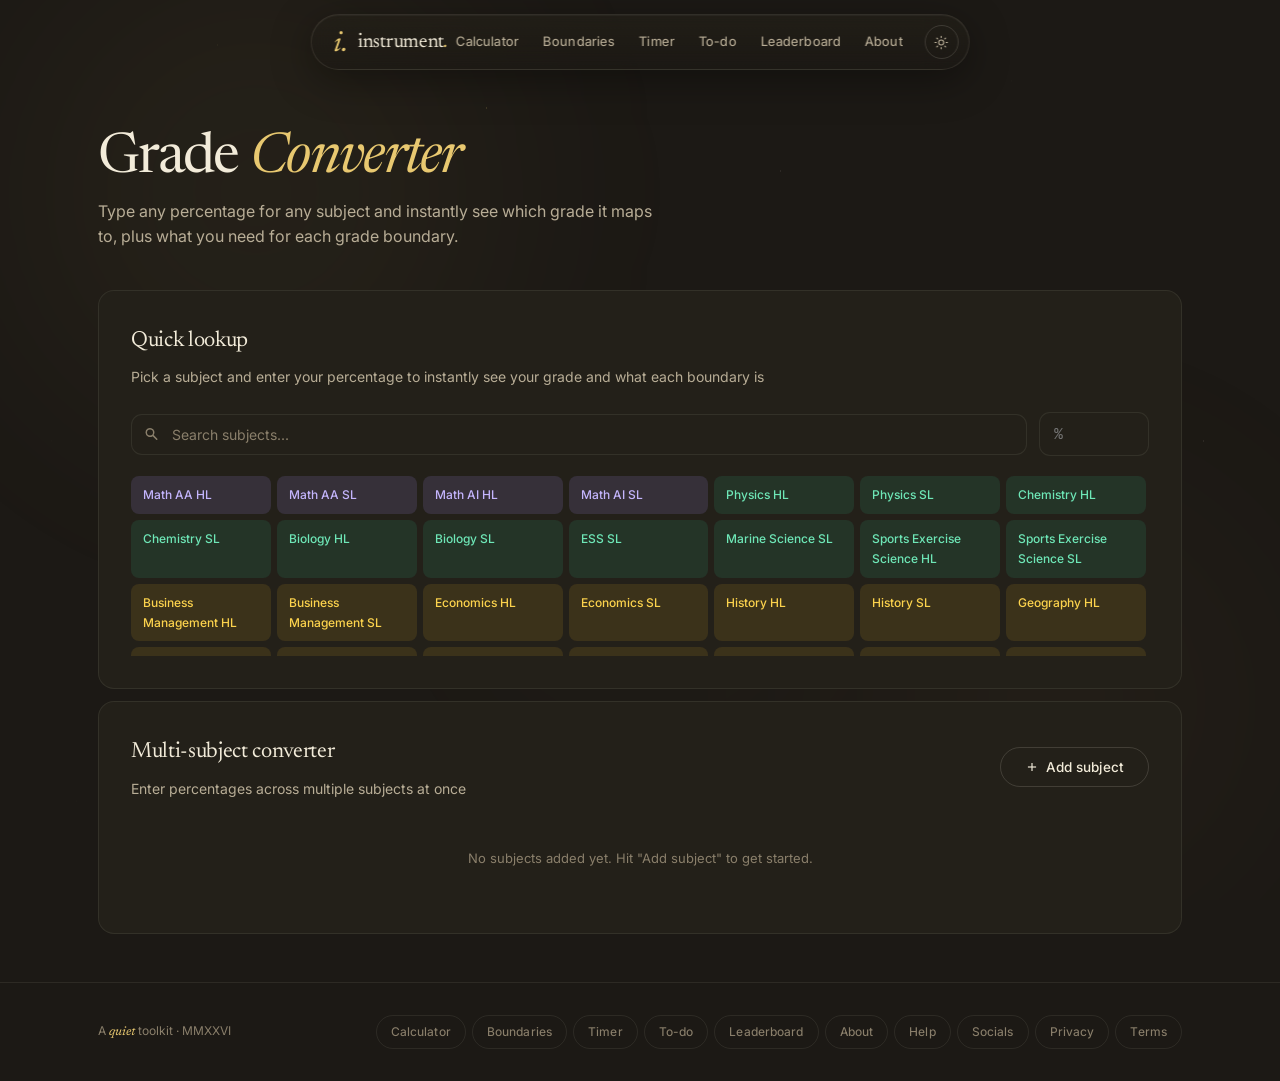
<file: converter.html>
<!DOCTYPE html>
<html lang="en">
<head>
<meta charset="UTF-8">
<meta name="viewport" content="width=device-width, initial-scale=1.0">
  <link rel="icon" type="image/svg+xml" href="favicon.svg">
  <meta name="theme-color" content="#1c1915">
  <meta name="description" content="Type any percentage for any IB subject and instantly see which grade it maps to.">
  <meta property="og:title" content="Grade Converter — IBDP Tools">
  <meta property="og:description" content="Type any percentage for any IB subject and instantly see which grade it maps to.">
  <meta property="og:type" content="website">
<title>Grade Converter — IBDP Tools</title>
<link rel="preconnect" href="https://fonts.googleapis.com">
<link href="https://fonts.googleapis.com/css2?family=Newsreader:ital,opsz,wght@0,6..72,400;0,6..72,500;1,6..72,400;1,6..72,500&family=Inter:wght@300;400;450;500;600&family=JetBrains+Mono:wght@400;500&display=swap" rel="stylesheet">
<link rel="stylesheet" href="shared.css">
<style>
.converter-grid{display:grid;grid-template-columns:1fr 1fr;gap:12px}
@media(max-width:540px){.converter-grid{grid-template-columns:1fr}}

.conv-card{background:var(--bg2);border:1px solid var(--bd);border-radius:14px;padding:1.25rem;transition:all .2s;position:relative}
.conv-card:focus-within{border-color:var(--ac);background:var(--bg3)}
.conv-sub-name{font-size:12px;font-weight:600;margin-bottom:10px;line-height:1.3}
.conv-pct-wrap{position:relative}
.conv-pct{width:100%;padding:10px 40px 10px 12px;background:var(--bg2);border:1px solid var(--bd);border-radius:8px;color:var(--tx);font-size:15px;font-family:'JetBrains Mono',monospace;transition:border-color .15s}
.conv-pct:focus{outline:none;border-color:var(--ac)}
.conv-pct::placeholder{color:var(--tx3)}
.conv-pct-unit{position:absolute;right:12px;top:50%;transform:translateY(-50%);font-size:13px;color:var(--tx3);font-family:'JetBrains Mono',monospace;pointer-events:none}
.conv-result{margin-top:8px;display:flex;align-items:center;gap:8px;min-height:32px}
.conv-grade-big{width:36px;height:36px;border-radius:50%;display:flex;align-items:center;justify-content:center;font-size:16px;font-weight:700;font-family:'JetBrains Mono',monospace;flex-shrink:0;transition:all .2s}
.conv-detail{font-size:11px;color:var(--tx3);font-family:'JetBrains Mono',monospace;line-height:1.5}
.conv-remove{position:absolute;top:10px;right:10px;background:none;border:none;cursor:pointer;color:var(--tx3);padding:3px;transition:color .15s;opacity:0}
.conv-card:hover .conv-remove{opacity:1}
.conv-remove:hover{color:var(--red)}

.add-conv-btn{display:flex;align-items:center;justify-content:center;gap:8px;padding:1.25rem;border:1.5px dashed var(--bd2);border-radius:14px;background:transparent;color:var(--tx3);font-size:13px;font-family:'Inter',sans-serif;font-weight:500;cursor:pointer;transition:all .2s;width:100%}
.add-conv-btn:hover{border-color:var(--ac);color:var(--ac2);background:rgba(124,109,250,0.04)}

/* Quick lookup */
.quick-card{margin-bottom:12px}
.quick-top{display:flex;align-items:center;gap:12px;margin-bottom:1.25rem;flex-wrap:wrap}
.srch-wrap{position:relative;flex:1;min-width:200px}
.srch-ic{position:absolute;left:13px;top:50%;transform:translateY(-50%);color:var(--tx3)}
.srch{width:100%;padding:11px 13px 11px 40px;background:var(--bg2);border:1px solid var(--bd);border-radius:11px;color:var(--tx);font-size:14px;font-family:'Inter',sans-serif;transition:border-color .2s}
.srch:focus{outline:none;border-color:var(--ac)}
.srch::placeholder{color:var(--tx3)}
.pct-input-big{padding:11px 14px;background:var(--bg2);border:1px solid var(--bd);border-radius:11px;color:var(--tx);font-size:15px;font-family:'JetBrains Mono',monospace;transition:border-color .15s;width:110px}
.pct-input-big:focus{outline:none;border-color:var(--ac)}

/* Boundary table */
.boundary-card{margin-top:12px}
.btable{width:100%;border-collapse:collapse}
.btable th{font-size:11px;font-weight:600;color:var(--tx3);text-transform:uppercase;letter-spacing:.06em;padding:8px 12px;text-align:left;border-bottom:1px solid var(--bd)}
.btable td{padding:10px 12px;border-bottom:1px solid var(--bd);font-size:13px}
.btable tr:last-child td{border-bottom:none}
.btable tr:hover td{background:var(--bg2)}
.btable .cur-row td{background:rgba(124,109,250,0.08)}
.btable .cur-row td:first-child{border-left:3px solid var(--ac)}
.grade-cell{font-family:'JetBrains Mono',monospace;font-weight:600}
.range-cell{font-family:'JetBrains Mono',monospace;color:var(--tx2)}
.needed-cell{font-family:'JetBrains Mono',monospace}
.needed-cell.ok{color:var(--green)}
.needed-cell.close{color:var(--amber)}
.needed-cell.far{color:var(--red)}
.needed-cell.done{color:var(--tx3)}

/* Chip grid for quick selector */
.sub-chip-grid{display:grid;grid-template-columns:repeat(auto-fill,minmax(135px,1fr));gap:6px;max-height:180px;overflow-y:auto;padding-right:3px;margin-top:10px}
.sub-chip-grid::-webkit-scrollbar{width:3px}
.sub-chip-grid::-webkit-scrollbar-thumb{background:var(--bd2);border-radius:2px}
.s-chip{padding:8px 11px;border-radius:8px;border:1.5px solid transparent;cursor:pointer;font-size:12px;font-weight:500;transition:all .15s;user-select:none}
.s-chip:hover{transform:translateY(-1px);filter:brightness(1.08)}
.s-chip.sel{border-width:2px}

.result-hero{display:flex;align-items:center;gap:16px;padding:1.25rem;background:var(--bg2);border-radius:12px;border:1px solid var(--bd);margin-bottom:12px}
.result-grade-big{width:56px;height:56px;border-radius:50%;display:flex;align-items:center;justify-content:center;font-size:24px;font-weight:700;font-family:'JetBrains Mono',monospace;flex-shrink:0;transition:all .3s}
.result-text{flex:1}
.result-subject{font-size:14px;font-weight:600;margin-bottom:2px}
.result-pct{font-size:13px;color:var(--tx2);font-family:'JetBrains Mono',monospace}
.result-desc{font-size:12px;color:var(--tx3);margin-top:4px}

/* Modal */
.modal-overlay{position:fixed;inset:0;background:rgba(0,0,0,0.7);z-index:200;display:flex;align-items:center;justify-content:center;padding:1rem;backdrop-filter:blur(4px)}
.modal{background:var(--bg2);border:1px solid var(--bd2);border-radius:18px;padding:1.5rem;width:100%;max-width:520px;max-height:80vh;display:flex;flex-direction:column}
.modal-title{font-size:16px;font-weight:600;margin-bottom:12px;color:var(--tx)}
.modal-srch{width:100%;padding:10px 13px;background:var(--bg2);border:1px solid var(--bd);border-radius:10px;color:var(--tx);font-size:14px;font-family:'Inter',sans-serif;margin-bottom:12px}
.modal-srch:focus{outline:none;border-color:var(--ac)}
.modal-srch::placeholder{color:var(--tx3)}
.modal-chips{display:grid;grid-template-columns:repeat(auto-fill,minmax(135px,1fr));gap:6px;overflow-y:auto;flex:1}
.modal-chips::-webkit-scrollbar{width:3px}
.modal-chips::-webkit-scrollbar-thumb{background:var(--bd2);border-radius:2px}
.mchip{padding:9px 12px;border-radius:8px;cursor:pointer;font-size:12px;font-weight:500;transition:all .15s}
.mchip:hover{transform:translateY(-1px)}
</style>
</head>
<body>
<div id="navPlaceholder"></div>
<div class="page-wrap">

  <div class="page-hero">
    <div class="page-title">Grade <span>Converter</span></div>
    <div class="page-sub">Type any percentage for any subject and instantly see which grade it maps to, plus what you need for each grade boundary.</div>
  </div>

  <!-- Quick lookup tool -->
  <div class="card quick-card">
    <div class="c-title">Quick lookup</div>
    <div class="c-sub">Pick a subject and enter your percentage to instantly see your grade and what each boundary is</div>

    <div class="quick-top">
      <div class="srch-wrap">
        <svg class="srch-ic" width="15" height="15" viewBox="0 0 20 20" fill="currentColor"><path fill-rule="evenodd" d="M8 4a4 4 0 100 8 4 4 0 000-8zM2 8a6 6 0 1110.89 3.476l4.817 4.817a1 1 0 01-1.414 1.414l-4.816-4.816A6 6 0 012 8z" clip-rule="evenodd"/></svg>
        <input class="srch" type="text" id="quickSrch" placeholder="Search subjects..." oninput="filterQuickChips(this.value)">
      </div>
      <div style="position:relative">
        <input class="pct-input-big" type="number" min="0" max="100" step="0.1" id="quickPct" placeholder="%" oninput="updateQuick()">
      </div>
    </div>

    <div class="sub-chip-grid" id="quickChips"></div>

    <div id="quickResult" style="display:none;margin-top:1rem">
      <div class="result-hero">
        <div class="result-grade-big" id="bigGrade"></div>
        <div class="result-text">
          <div class="result-subject" id="bigSubject"></div>
          <div class="result-pct" id="bigPct"></div>
          <div class="result-desc" id="bigDesc"></div>
        </div>
      </div>
    </div>
  </div>

  <!-- Boundary table -->
  <div class="card boundary-card" id="boundaryCard" style="display:none">
    <div class="c-title" id="boundaryTitle">Grade boundaries</div>
    <div class="c-sub">All 7 grade boundaries and what you still need to reach each one</div>
    <table class="btable" id="boundaryTable"></table>
  </div>

  <!-- Multi-subject converter -->
  <div class="card" style="margin-top:12px">
    <div class="top-bar" style="display:flex;align-items:center;justify-content:space-between;flex-wrap:wrap;gap:10px;margin-bottom:1rem">
      <div>
        <div class="c-title">Multi-subject converter</div>
        <div class="c-sub" style="margin-bottom:0">Enter percentages across multiple subjects at once</div>
      </div>
      <button class="btn" onclick="openMultiModal()">
        <svg width="14" height="14" viewBox="0 0 24 24" fill="none" stroke="currentColor" stroke-width="2"><line x1="12" y1="5" x2="12" y2="19"/><line x1="5" y1="12" x2="19" y2="12"/></svg>
        Add subject
      </button>
    </div>

    <div class="converter-grid" id="convGrid">
      <div class="empty-placeholder" style="grid-column:1/-1;text-align:center;padding:2rem;color:var(--tx3);font-size:13px">
        No subjects added yet. Hit "Add subject" to get started.
      </div>
    </div>
  </div>

</div>

<!-- Multi modal -->
<div class="modal-overlay" id="multiModal" style="display:none" onclick="if(event.target===this)closeMultiModal()">
  <div class="modal">
    <div class="modal-title">Pick a subject</div>
    <input class="modal-srch" type="text" placeholder="Search..." oninput="filterMultiModal(this.value)" id="multiModalSrch">
    <div class="modal-chips" id="multiModalChips"></div>
    <button class="btn" style="margin-top:12px" onclick="closeMultiModal()">Cancel</button>
  </div>
</div>

<div id="footPlaceholder"></div>
<script src="shared.js"></script>
<script>
document.getElementById('navPlaceholder').innerHTML = buildNav('converter.html');
document.getElementById('footPlaceholder').innerHTML = buildFooter();

/* Quick lookup state */
let quickSub = '';

function renderQuickChips(filter) {
  const f = filter ? ALL_SUBJECTS.filter(n => n.toLowerCase().includes(filter.toLowerCase())) : ALL_SUBJECTS;
  document.getElementById('quickChips').innerHTML = f.map(name => {
    const c = colOf(name);
    const sel = name === quickSub;
    const esc = name.replace(/&/g,'&amp;').replace(/"/g,'&quot;');
    return `<div class="s-chip${sel ? ' sel' : ''}" style="background:${c.bg};border-color:${sel ? c.bo : 'transparent'};${sel ? 'box-shadow:0 0 0 1px '+c.bo+';' : ''}" data-name="${esc}" onclick="pickQuickSub(this)">
      <span style="color:${c.tx}">${name}</span>
    </div>`;
  }).join('');
}
function filterQuickChips(v) { renderQuickChips(v); }
function pickQuickSub(el) {
  quickSub = el.dataset.name.replace(/&amp;/g,'&').replace(/&quot;/g,'"');
  renderQuickChips(document.getElementById('quickSrch').value);
  updateQuick();
}
function updateQuick() {
  if (!quickSub || !BOUNDS[quickSub]) return;
  const pctVal = document.getElementById('quickPct').value;
  const pct = parseFloat(pctVal);
  const b = BOUNDS[quickSub];
  const c = colOf(quickSub);

  /* Show result hero */
  const g = !isNaN(pct) ? getGrade(pct, b) : 0;
  document.getElementById('quickResult').style.display = !isNaN(pct) ? 'block' : 'none';
  if (!isNaN(pct)) {
    const bigG = document.getElementById('bigGrade');
    bigG.className = `result-grade-big gc${g}`;
    bigG.textContent = g;
    document.getElementById('bigSubject').textContent = quickSub;
    document.getElementById('bigPct').textContent = pct.toFixed(1) + '%';
    const nextBound = g < 7 ? b[g] : null;
    const toNext = nextBound !== null ? (nextBound - pct).toFixed(1) : null;
    document.getElementById('bigDesc').textContent = g === 7
      ? 'Maximum grade achieved!'
      : `${toNext}% away from grade ${g + 1}`;
  }

  /* Show boundary table */
  const card = document.getElementById('boundaryCard');
  card.style.display = 'block';
  document.getElementById('boundaryTitle').textContent = quickSub + '  -  grade boundaries';
  const rows = [7,6,5,4,3,2,1].map(grade => {
    const from = b[grade - 1];
    const to = grade < 7 ? b[grade] - 0.1 : 100;
    const isCur = !isNaN(pct) && g === grade;
    const needed = !isNaN(pct) ? from - pct : null;
    let neededCell, cls = '';
    if (needed === null) { neededCell = ' - '; }
    else if (needed <= 0) { neededCell = 'Done'; cls = 'done'; }
    else if (needed <= 5) { neededCell = '+' + needed.toFixed(1) + '%'; cls = 'close'; }
    else if (needed <= 15) { neededCell = '+' + needed.toFixed(1) + '%'; cls = ''; }
    else { neededCell = '+' + needed.toFixed(1) + '%'; cls = 'far'; }
    return `<tr${isCur ? ' class="cur-row"' : ''}>
      <td><div class="g-pill gc${grade}" style="width:28px;height:28px;font-size:13px">${grade}</div></td>
      <td class="range-cell">${from.toFixed(0)}%  -  ${to.toFixed(0)}%</td>
      <td class="needed-cell ${cls}">${neededCell}</td>
    </tr>`;
  }).join('');
  document.getElementById('boundaryTable').innerHTML = `<thead><tr>
    <th>Grade</th><th>Boundary</th><th>You need${!isNaN(pct) ? ' (from '+pct.toFixed(1)+'%)' : ''}</th>
  </tr></thead><tbody>${rows}</tbody>`;
}

/* Multi converter */
let convSubs = [];
function renderConvGrid() {
  const grid = document.getElementById('convGrid');
  if (!convSubs.length) {
    grid.innerHTML = '<div class="empty-placeholder" style="grid-column:1/-1;text-align:center;padding:2rem;color:var(--tx3);font-size:13px">No subjects added yet. Hit "Add subject" to get started.</div>';
    return;
  }
  grid.innerHTML = convSubs.map((s, i) => {
    const c = colOf(s.name);
    const pct = parseFloat(s.pct);
    const g = !isNaN(pct) && BOUNDS[s.name] ? getGrade(pct, BOUNDS[s.name]) : 0;
    const b = BOUNDS[s.name];
    const toNext = g > 0 && g < 7 && !isNaN(pct) ? (b[g] - pct).toFixed(1) : null;
    return `<div class="conv-card" style="${g > 0 ? 'border-color:'+c.bo+';background:'+c.bg : ''}">
      <button class="conv-remove" onclick="removeConv(${i})">
        <svg width="13" height="13" viewBox="0 0 24 24" fill="none" stroke="currentColor" stroke-width="2"><line x1="18" y1="6" x2="6" y2="18"/><line x1="6" y1="6" x2="18" y2="18"/></svg>
      </button>
      <div class="conv-sub-name" style="color:${c.tx}">${s.name}</div>
      <div class="conv-pct-wrap">
        <input class="conv-pct" type="number" min="0" max="100" step="0.1" value="${s.pct}" placeholder="Enter %" oninput="updateConv(${i},this.value)">
        <span class="conv-pct-unit">%</span>
      </div>
      <div class="conv-result">
        ${g > 0 ? `<div class="conv-grade-big gc${g}">${g}</div>
          <div class="conv-detail">${isNaN(pct)?'':`${pct.toFixed(1)}% . ${g===7?'Max grade':toNext+'% to grade '+(g+1)}`}</div>` : '<div class="conv-detail" style="color:var(--tx3)">Enter a percentage above</div>'}
      </div>
    </div>`;
  }).join('');
}
function updateConv(i, val) {
  const n = parseFloat(val);
  convSubs[i].pct = isNaN(n) ? '' : Math.min(100, Math.max(0, n)).toString();
  renderConvGrid();
}
function removeConv(i) { convSubs.splice(i, 1); renderConvGrid(); }

function openMultiModal() {
  document.getElementById('multiModal').style.display = 'flex';
  document.getElementById('multiModalSrch').value = '';
  renderMultiModal('');
  setTimeout(() => document.getElementById('multiModalSrch').focus(), 50);
}
function closeMultiModal() { document.getElementById('multiModal').style.display = 'none'; }
function filterMultiModal(v) { renderMultiModal(v); }
function renderMultiModal(filter) {
  const taken = convSubs.map(s => s.name);
  const names = filter ? ALL_SUBJECTS.filter(n => n.toLowerCase().includes(filter.toLowerCase())) : ALL_SUBJECTS;
  document.getElementById('multiModalChips').innerHTML = names.map(name => {
    const c = colOf(name);
    const dis = taken.includes(name);
    const esc = name.replace(/&/g,'&amp;').replace(/"/g,'&quot;');
    return `<div class="mchip" style="background:${c.bg};opacity:${dis?0.35:1};cursor:${dis?'not-allowed':'pointer'}" data-name="${esc}" onclick="${dis?'':'pickMultiSub(this)'}">
      <span style="color:${c.tx}">${name}</span>
    </div>`;
  }).join('');
}
function pickMultiSub(el) {
  const name = el.dataset.name.replace(/&amp;/g,'&').replace(/&quot;/g,'"');
  convSubs.push({ name, pct: '' });
  closeMultiModal();
  renderConvGrid();
}

/* Init */
renderQuickChips('');
renderConvGrid();
</script>
</body>
</html>
</file>
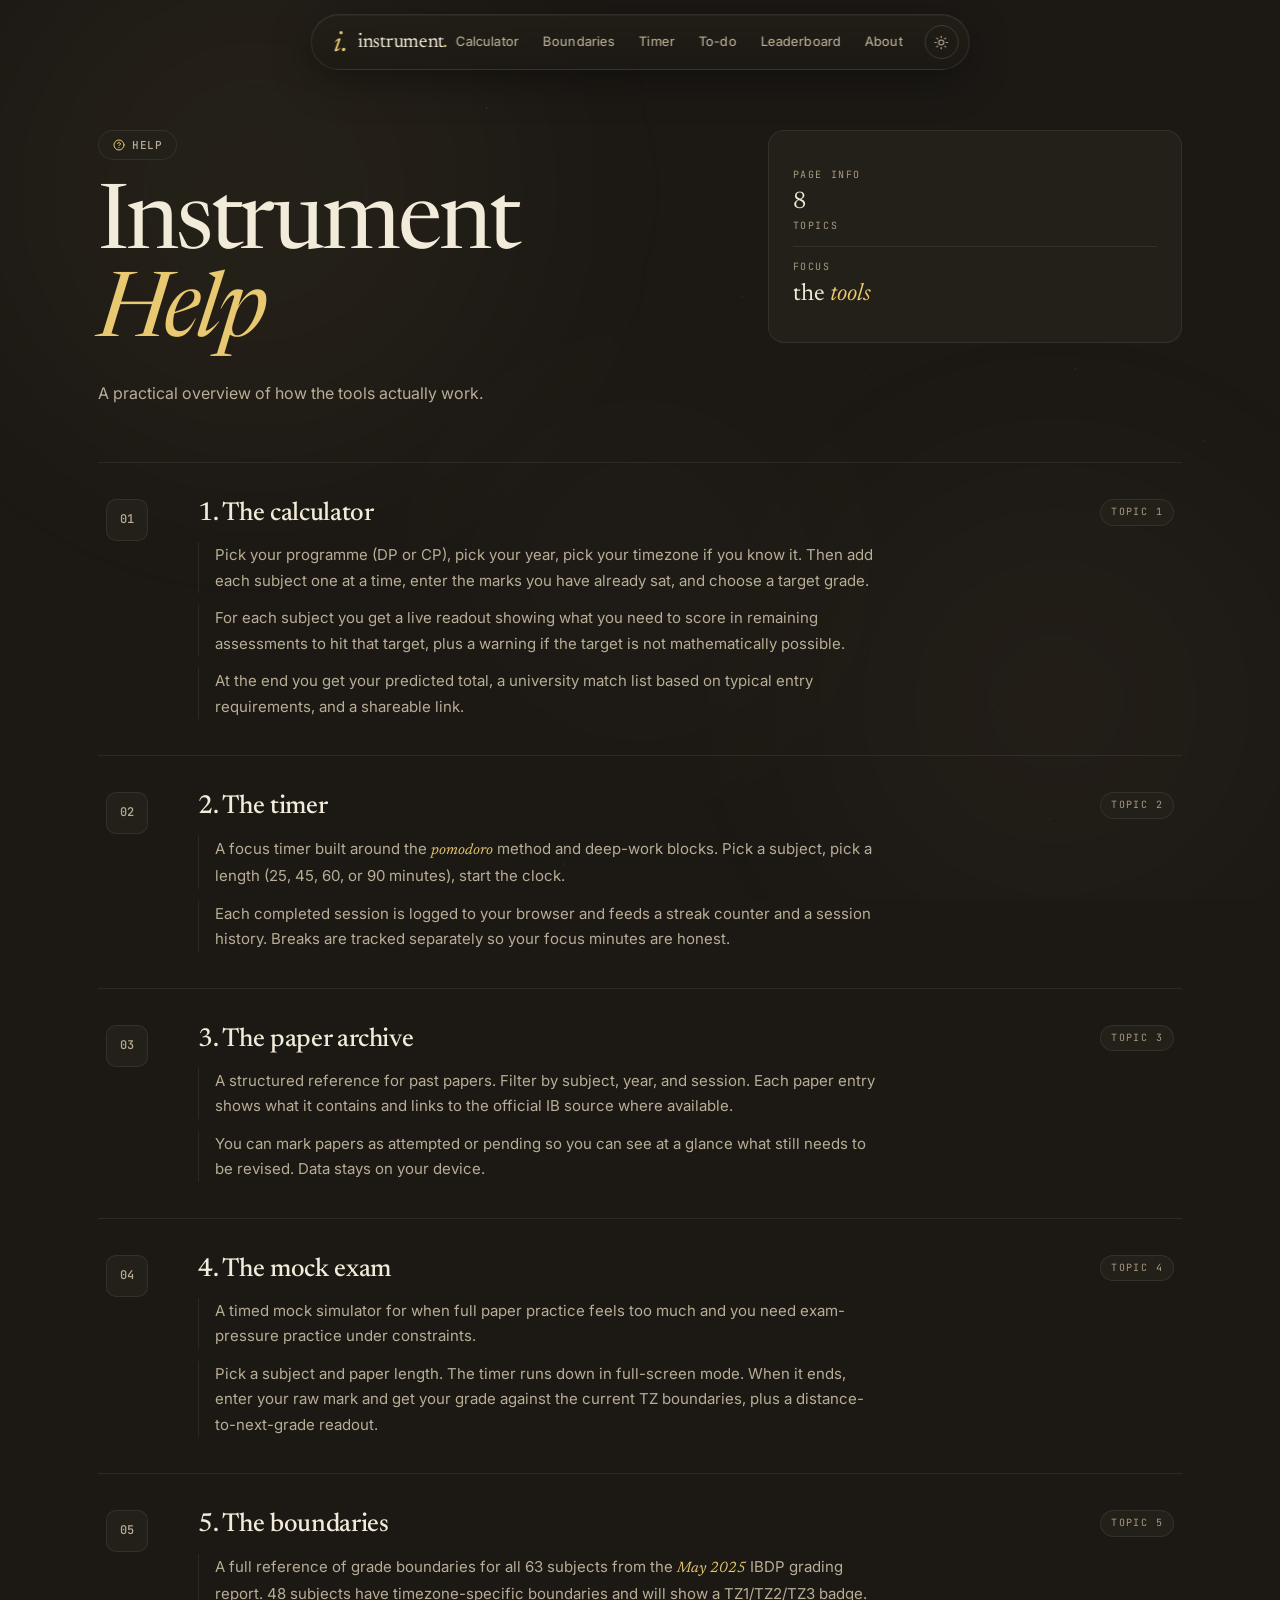
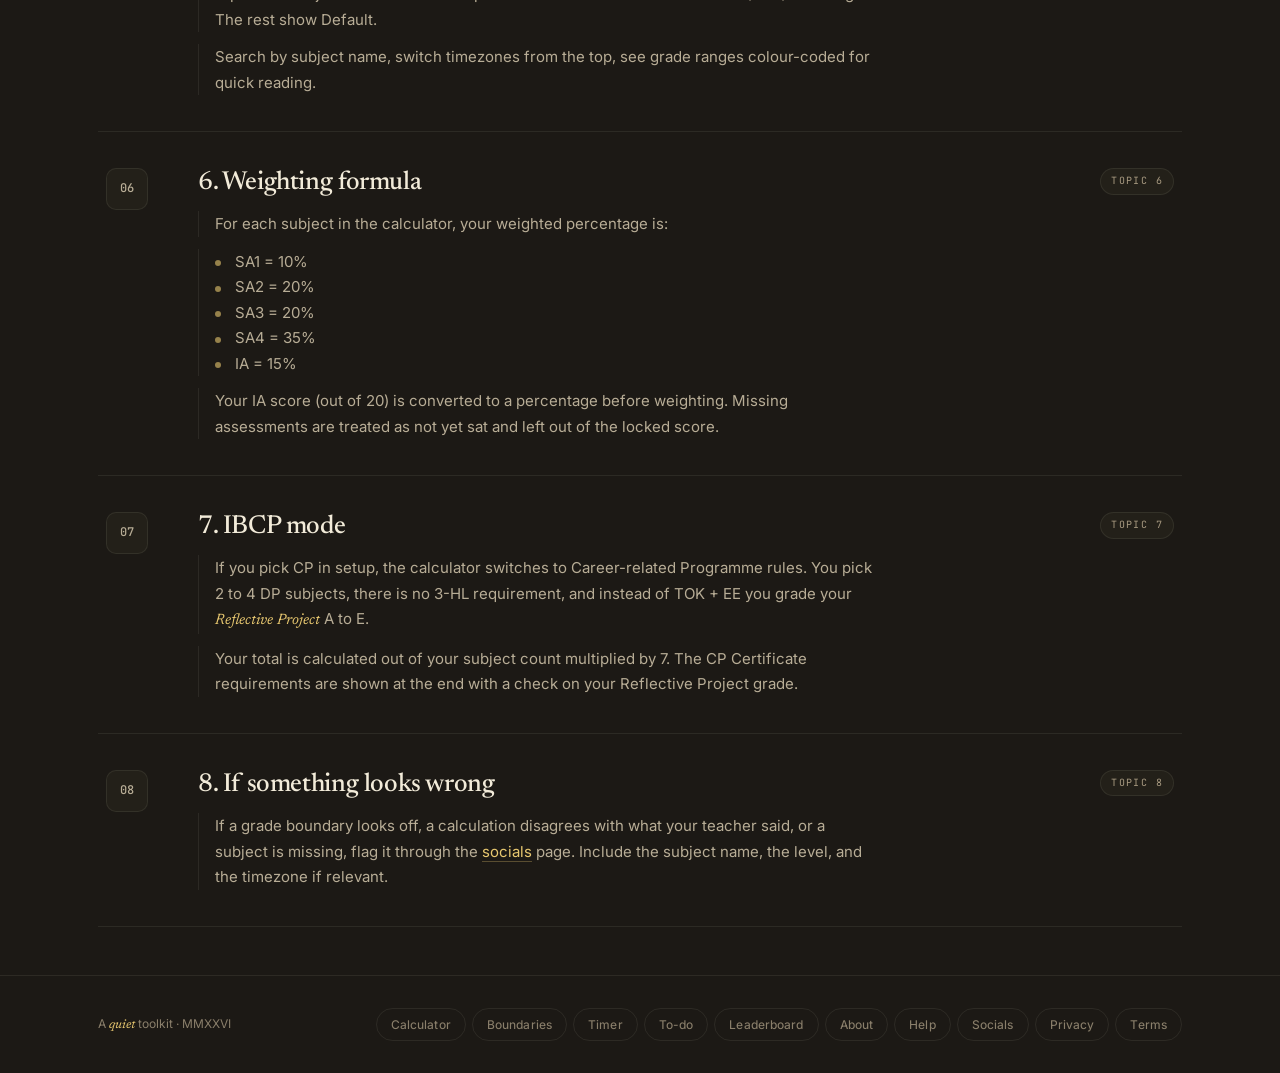
<file: help.html>
<!DOCTYPE html>
<html lang="en" data-theme="dark">
<head>
<meta charset="UTF-8">
<meta name="viewport" content="width=device-width, initial-scale=1.0">
<link rel="icon" type="image/svg+xml" href="favicon.svg">
<meta name="theme-color" content="#1c1915">
<title>Instrument Help - instrument.</title>
<link rel="preconnect" href="https://fonts.googleapis.com">
<link href="https://fonts.googleapis.com/css2?family=Newsreader:ital,opsz,wght@0,6..72,400;0,6..72,500;1,6..72,400;1,6..72,500&family=Inter:wght@300;400;450;500;600&family=JetBrains+Mono:wght@400;500&display=swap" rel="stylesheet">
<link rel="stylesheet" href="shared.css">
<style>
.legal-hero{display:grid;grid-template-columns:1.5fr 1fr;gap:3rem;align-items:start;margin-bottom:3.5rem}
@media(max-width:720px){.legal-hero{grid-template-columns:1fr;gap:2rem}}
.legal-pill{display:inline-flex;align-items:center;gap:7px;padding:5px 14px;background:var(--bg-card);border:1px solid var(--bd);border-radius:100px;font-size:11px;font-weight:500;color:var(--ink2);margin-bottom:1.5rem;letter-spacing:0.05em;text-transform:uppercase;font-family:'JetBrains Mono',monospace}
.legal-pill svg{color:var(--accent)}
.legal-title{font-family:'Newsreader',serif;font-size:clamp(48px,7vw,92px);line-height:0.98;letter-spacing:-0.035em;font-weight:400;margin-bottom:1.25rem}
.legal-title em{font-style:italic;color:var(--accent)}
.legal-sub{font-size:16px;color:var(--ink2);line-height:1.65;max-width:520px}
.legal-info{background:var(--bg-card);border:1px solid var(--bd);border-radius:16px;padding:1.5rem}
.info-block{padding:0.75rem 0;border-bottom:1px solid var(--bd)}
.info-block:last-child{border-bottom:none}
.info-label{font-family:'JetBrains Mono',monospace;font-size:10px;text-transform:uppercase;letter-spacing:0.16em;color:var(--muted);margin-bottom:6px}
.info-value{font-family:'Newsreader',serif;font-size:24px;font-weight:400;line-height:1;color:var(--ink)}
.info-value em{font-style:italic;color:var(--accent)}
.info-sub{font-family:'JetBrains Mono',monospace;font-size:10px;text-transform:uppercase;letter-spacing:0.16em;color:var(--muted);margin-top:4px}

.clauses{display:flex;flex-direction:column;border-top:1px solid var(--bd)}
.clause{display:grid;grid-template-columns:60px 1fr auto;gap:2rem;padding:2.25rem 0.5rem;border-bottom:1px solid var(--bd);align-items:start}
@media(max-width:720px){.clause{grid-template-columns:auto 1fr;gap:0.75rem 1rem}.clause-tag{grid-row:1;grid-column:2;justify-self:end}.clause-body{grid-column:1/-1}}
.clause-num{width:42px;height:42px;border-radius:10px;background:var(--bg-card);border:1px solid var(--bd);display:flex;align-items:center;justify-content:center;font-family:'JetBrains Mono',monospace;font-size:12px;font-weight:500;color:var(--ink2)}
.clause-body{padding-left:0}
.clause-title{font-family:'Newsreader',serif;font-size:26px;font-weight:500;letter-spacing:-0.015em;line-height:1.2;margin-bottom:0.75rem;color:var(--ink)}
.clause-body p{font-size:15px;color:var(--ink2);line-height:1.7;margin-bottom:0.75rem;max-width:680px;padding-left:1rem;border-left:1px solid var(--bd)}
.clause-body p:last-child{margin-bottom:0}
.clause-body ul{list-style:none;padding-left:1rem;border-left:1px solid var(--bd);margin-bottom:0.75rem}
.clause-body li{font-size:15px;color:var(--ink2);line-height:1.7;padding-left:1.25rem;position:relative;max-width:680px}
.clause-body li::before{content:'';position:absolute;left:0;top:0.75em;width:6px;height:6px;border-radius:50%;background:var(--accent);opacity:0.6}
.clause-body strong{color:var(--ink);font-weight:600}
.clause-body em{font-family:'Newsreader',serif;font-style:italic;color:var(--accent);font-weight:400}
.clause-body a{color:var(--accent);text-decoration:none;border-bottom:1px solid rgba(232,200,112,0.3);transition:border-color .15s}
.clause-body a:hover{border-bottom-color:var(--accent)}
.clause-tag{font-family:'JetBrains Mono',monospace;font-size:10px;text-transform:uppercase;letter-spacing:0.14em;color:var(--muted);padding:4px 10px;background:var(--bg-card);border:1px solid var(--bd);border-radius:100px;white-space:nowrap}
</style>
</head>
<body>

<div id="navHost"></div>

<div class="page-wrap">
  <div class="legal-hero">
    <div>
      <div class="legal-pill">
        <svg width="12" height="12" viewBox="0 0 24 24" fill="none" stroke="currentColor" stroke-width="2" stroke-linecap="round" stroke-linejoin="round"><circle cx="12" cy="12" r="10"/><path d="M9.09 9a3 3 0 0 1 5.83 1c0 2-3 3-3 3"/><line x1="12" y1="17" x2="12.01" y2="17"/></svg>
        Help
      </div>
      <h1 class="legal-title">Instrument<br><em>Help</em></h1>
      <p class="legal-sub">A practical overview of how the tools actually work.</p>
    </div>
    <div class="legal-info">
      <div class="info-block">
        <div class="info-label">Page info</div>
        <div class="info-value">8</div>
        <div class="info-sub">Topics</div>
      </div>
      <div class="info-block">
        <div class="info-label">Focus</div>
        <div class="info-value">the <em>tools</em></div>
      </div>
    </div>
  </div>

  <div class="clauses">
    <div class="clause">
      <div class="clause-num">01</div>
      <div class="clause-body">
        <div class="clause-title">1. The calculator</div>
        <p>Pick your programme (DP or CP), pick your year, pick your timezone if you know it. Then add each subject one at a time, enter the marks you have already sat, and choose a target grade.</p>
<p>For each subject you get a live readout showing what you need to score in remaining assessments to hit that target, plus a warning if the target is not mathematically possible.</p>
<p>At the end you get your predicted total, a university match list based on typical entry requirements, and a shareable link.</p>
      </div>
      <div class="clause-tag">topic 1</div>
    </div>
    <div class="clause">
      <div class="clause-num">02</div>
      <div class="clause-body">
        <div class="clause-title">2. The timer</div>
        <p>A focus timer built around the <em>pomodoro</em> method and deep-work blocks. Pick a subject, pick a length (25, 45, 60, or 90 minutes), start the clock.</p>
<p>Each completed session is logged to your browser and feeds a streak counter and a session history. Breaks are tracked separately so your focus minutes are honest.</p>
      </div>
      <div class="clause-tag">topic 2</div>
    </div>
    <div class="clause">
      <div class="clause-num">03</div>
      <div class="clause-body">
        <div class="clause-title">3. The paper archive</div>
        <p>A structured reference for past papers. Filter by subject, year, and session. Each paper entry shows what it contains and links to the official IB source where available.</p>
<p>You can mark papers as attempted or pending so you can see at a glance what still needs to be revised. Data stays on your device.</p>
      </div>
      <div class="clause-tag">topic 3</div>
    </div>
    <div class="clause">
      <div class="clause-num">04</div>
      <div class="clause-body">
        <div class="clause-title">4. The mock exam</div>
        <p>A timed mock simulator for when full paper practice feels too much and you need exam-pressure practice under constraints.</p>
<p>Pick a subject and paper length. The timer runs down in full-screen mode. When it ends, enter your raw mark and get your grade against the current TZ boundaries, plus a distance-to-next-grade readout.</p>
      </div>
      <div class="clause-tag">topic 4</div>
    </div>
    <div class="clause">
      <div class="clause-num">05</div>
      <div class="clause-body">
        <div class="clause-title">5. The boundaries</div>
        <p>A full reference of grade boundaries for all 63 subjects from the <em>May 2025</em> IBDP grading report. 48 subjects have timezone-specific boundaries and will show a TZ1/TZ2/TZ3 badge. The rest show Default.</p>
<p>Search by subject name, switch timezones from the top, see grade ranges colour-coded for quick reading.</p>
      </div>
      <div class="clause-tag">topic 5</div>
    </div>
    <div class="clause">
      <div class="clause-num">06</div>
      <div class="clause-body">
        <div class="clause-title">6. Weighting formula</div>
        <p>For each subject in the calculator, your weighted percentage is:</p>
<ul><li>SA1 = 10%</li><li>SA2 = 20%</li><li>SA3 = 20%</li><li>SA4 = 35%</li><li>IA = 15%</li></ul>
<p>Your IA score (out of 20) is converted to a percentage before weighting. Missing assessments are treated as not yet sat and left out of the locked score.</p>
      </div>
      <div class="clause-tag">topic 6</div>
    </div>
    <div class="clause">
      <div class="clause-num">07</div>
      <div class="clause-body">
        <div class="clause-title">7. IBCP mode</div>
        <p>If you pick CP in setup, the calculator switches to Career-related Programme rules. You pick 2 to 4 DP subjects, there is no 3-HL requirement, and instead of TOK + EE you grade your <em>Reflective Project</em> A to E.</p>
<p>Your total is calculated out of your subject count multiplied by 7. The CP Certificate requirements are shown at the end with a check on your Reflective Project grade.</p>
      </div>
      <div class="clause-tag">topic 7</div>
    </div>
    <div class="clause">
      <div class="clause-num">08</div>
      <div class="clause-body">
        <div class="clause-title">8. If something looks wrong</div>
        <p>If a grade boundary looks off, a calculation disagrees with what your teacher said, or a subject is missing, flag it through the <a href="socials.html">socials</a> page. Include the subject name, the level, and the timezone if relevant.</p>
      </div>
      <div class="clause-tag">topic 8</div>
    </div>
  </div>
</div>

<div id="footHost"></div>

<script src="https://accounts.google.com/gsi/client" async defer></script>
<script src="shared.js"></script>
<script>
document.getElementById('navHost').innerHTML=buildNav('help.html');
document.getElementById('footHost').innerHTML=buildFooter();
</script>
</body>
</html>
</file>
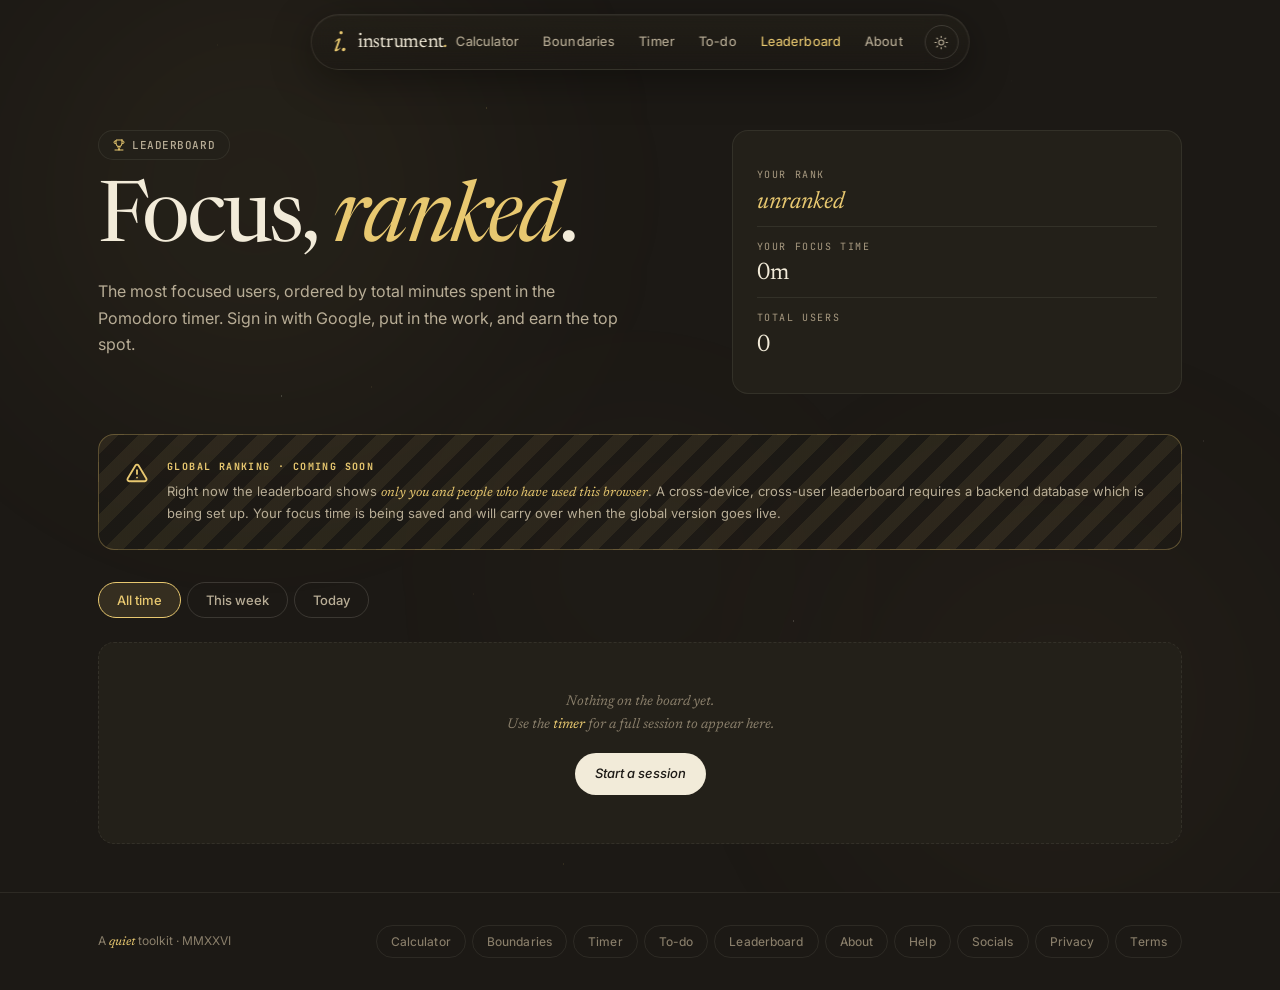
<file: leaderboard.html>
<!DOCTYPE html>
<html lang="en" data-theme="dark">
<head>
<meta charset="UTF-8">
<meta name="viewport" content="width=device-width, initial-scale=1.0">
<link rel="icon" type="image/svg+xml" href="favicon.svg">
<meta name="theme-color" content="#1c1915">
<meta name="description" content="Focus leaderboard. Who studied the most this week?">
<title>Leaderboard - instrument.</title>
<link rel="preconnect" href="https://fonts.googleapis.com">
<link href="https://fonts.googleapis.com/css2?family=Newsreader:ital,opsz,wght@0,6..72,400;0,6..72,500;1,6..72,400;1,6..72,500&family=Inter:wght@300;400;450;500;600&family=JetBrains+Mono:wght@400;500;600&display=swap" rel="stylesheet">
<link rel="stylesheet" href="shared.css">
<style>
.lb-hero{display:grid;grid-template-columns:1.3fr 1fr;gap:3rem;align-items:start;margin-bottom:2.5rem}
@media(max-width:720px){.lb-hero{grid-template-columns:1fr;gap:1.5rem}}
.lb-pill{display:inline-flex;align-items:center;gap:7px;padding:5px 14px;background:var(--bg-card);border:1px solid var(--bd);border-radius:100px;font-size:11px;font-weight:500;color:var(--ink2);margin-bottom:1.25rem;letter-spacing:0.05em;text-transform:uppercase;font-family:'JetBrains Mono',monospace}
.lb-pill svg{color:var(--accent)}
.lb-title{font-family:'Newsreader',serif;font-size:clamp(48px,7vw,84px);line-height:0.98;letter-spacing:-0.035em;font-weight:400;margin-bottom:1rem}
.lb-title em{font-style:italic;color:var(--accent)}
.lb-sub{font-size:16px;color:var(--ink2);line-height:1.65;max-width:520px}
.lb-info{background:var(--bg-card);border:1px solid var(--bd);border-radius:16px;padding:1.5rem}
.lb-iblock{padding:0.75rem 0;border-bottom:1px solid var(--bd)}
.lb-iblock:last-child{border-bottom:none}
.lb-ilbl{font-family:'JetBrains Mono',monospace;font-size:10px;text-transform:uppercase;letter-spacing:0.16em;color:var(--muted);margin-bottom:6px}
.lb-ival{font-family:'Newsreader',serif;font-size:24px;font-weight:400;line-height:1;color:var(--ink)}
.lb-ival em{font-style:italic;color:var(--accent)}

.caution-banner{margin-bottom:2rem;padding:1.5rem;background:repeating-linear-gradient(135deg,rgba(232,200,112,0.08) 0,rgba(232,200,112,0.08) 14px,rgba(28,25,21,0.4) 14px,rgba(28,25,21,0.4) 28px);border:1px solid rgba(232,200,112,0.3);border-radius:16px;display:flex;align-items:flex-start;gap:1rem}
.caution-banner-icon{flex-shrink:0;width:28px;height:28px;display:flex;align-items:center;justify-content:center;color:var(--accent)}
.caution-banner-text{font-size:13px;color:var(--ink2);line-height:1.65}
.caution-banner-text strong{color:var(--ink);font-family:'JetBrains Mono',monospace;font-size:10px;text-transform:uppercase;letter-spacing:0.14em;display:block;margin-bottom:6px;color:var(--accent)}
.caution-banner-text em{font-style:italic;color:var(--accent);font-family:'Newsreader',serif}

.period-tabs{display:flex;gap:6px;margin-bottom:1.5rem;flex-wrap:wrap}
.period-tab{padding:9px 18px;border-radius:100px;border:1px solid var(--bd2);background:transparent;color:var(--ink2);font-family:'Inter',sans-serif;font-size:13px;font-weight:500;cursor:pointer;transition:all 0.15s}
.period-tab:hover{background:var(--bg2);color:var(--ink)}
.period-tab.active{background:var(--accent-bg);color:var(--accent);border-color:var(--accent)}

.podium{display:grid;grid-template-columns:1fr 1.2fr 1fr;gap:12px;margin-bottom:1.5rem;align-items:end}
@media(max-width:640px){.podium{grid-template-columns:1fr;gap:10px;align-items:stretch}}
.podium-slot{background:var(--bg-card);border:1px solid var(--bd);border-radius:16px;padding:1.5rem 1rem;text-align:center;position:relative;overflow:hidden}
.podium-slot.p1{border-color:rgba(232,200,112,0.4);background:linear-gradient(180deg,rgba(232,200,112,0.08) 0%,var(--bg-card) 70%);padding:2rem 1rem}
.podium-slot.p2{border-color:rgba(168,184,138,0.3)}
.podium-slot.p3{border-color:rgba(214,138,111,0.3)}
.podium-rank{font-family:'Newsreader',serif;font-style:italic;font-size:14px;color:var(--muted);margin-bottom:8px;letter-spacing:0.02em}
.podium-slot.p1 .podium-rank{color:var(--accent);font-size:18px}
.podium-avatar{width:56px;height:56px;border-radius:50%;margin:0 auto 12px;background:var(--bg2);border:1.5px solid var(--bd);display:flex;align-items:center;justify-content:center;overflow:hidden;font-family:'Newsreader',serif;font-style:italic;font-size:22px;color:var(--accent)}
.podium-slot.p1 .podium-avatar{width:72px;height:72px;border-color:var(--accent)}
.podium-avatar img{width:100%;height:100%;object-fit:cover}
.podium-name{font-family:'Newsreader',serif;font-size:17px;font-weight:500;letter-spacing:-0.01em;margin-bottom:6px;word-break:break-word}
.podium-slot.p1 .podium-name{font-size:19px}
.podium-time{font-family:'Newsreader',serif;font-size:28px;font-style:italic;color:var(--accent);line-height:1}
.podium-slot.p1 .podium-time{font-size:36px}
.podium-time-sub{font-family:'JetBrains Mono',monospace;font-size:10px;color:var(--muted);margin-top:4px;letter-spacing:0.1em;text-transform:uppercase}

.lb-list-card{background:var(--bg-card);border:1px solid var(--bd);border-radius:16px;padding:1.5rem;margin-bottom:2rem}
.lb-list{display:flex;flex-direction:column;gap:2px}
.lb-row{display:grid;grid-template-columns:40px auto 1fr auto;gap:14px;padding:12px 12px;border-radius:10px;align-items:center;transition:background 0.15s}
.lb-row:hover{background:var(--bg2)}
.lb-row.me{background:var(--accent-bg)}
.lb-row.me:hover{background:var(--accent-bg)}
.lb-rank{font-family:'Newsreader',serif;font-style:italic;font-size:18px;color:var(--muted);text-align:center}
.lb-row.me .lb-rank{color:var(--accent)}
.lb-avatar{width:36px;height:36px;border-radius:50%;background:var(--bg2);border:1px solid var(--bd);overflow:hidden;display:flex;align-items:center;justify-content:center;font-family:'Newsreader',serif;font-style:italic;font-size:15px;color:var(--accent)}
.lb-avatar img{width:100%;height:100%;object-fit:cover}
.lb-name{font-family:'Inter',sans-serif;font-size:14px;color:var(--ink);font-weight:500}
.lb-name .you-badge{font-family:'JetBrains Mono',monospace;font-size:9px;padding:2px 7px;background:var(--accent);color:var(--bg);border-radius:100px;letter-spacing:0.08em;text-transform:uppercase;margin-left:8px;font-weight:600}
.lb-name .sub{display:block;font-size:11px;color:var(--ink3);margin-top:2px;font-family:'JetBrains Mono',monospace;letter-spacing:0.05em;font-weight:400}
.lb-time{font-family:'Newsreader',serif;font-style:italic;font-size:20px;color:var(--accent);text-align:right}

.empty-state{text-align:center;padding:3rem 2rem;color:var(--ink3);font-family:'Newsreader',serif;font-style:italic;font-size:14px;background:var(--bg-card);border:1px dashed var(--bd);border-radius:16px}
.empty-state em{font-style:italic;color:var(--accent)}
.empty-cta{display:inline-block;margin-top:1rem;padding:10px 20px;background:var(--ink);color:var(--bg);border-radius:100px;font-family:'Inter',sans-serif;font-size:13px;font-weight:500;text-decoration:none;transition:all 0.15s}
.empty-cta:hover{background:var(--accent);color:var(--bg)}
</style>
</head>
<body>

<div id="navHost"></div>

<div class="page-wrap">

  <div class="lb-hero">
    <div>
      <div class="lb-pill">
        <svg width="12" height="12" viewBox="0 0 24 24" fill="none" stroke="currentColor" stroke-width="2" stroke-linecap="round"><path d="M6 9H4.5a2.5 2.5 0 0 1 0-5H6M18 9h1.5a2.5 2.5 0 0 0 0-5H18M4 22h16M10 14.66V17c0 .55.47.98.97 1.21C12.15 18.75 13 19.55 13 20.5V22h-2v-1.5c0-.95.85-1.75 2.03-2.29.5-.23.97-.66.97-1.21v-2.34"/><path d="M18 2H6v7a6 6 0 0 0 12 0V2z"/></svg>
        Leaderboard
      </div>
      <h1 class="lb-title">Focus, <em>ranked</em>.</h1>
      <p class="lb-sub">The most focused users, ordered by total minutes spent in the Pomodoro timer. Sign in with Google, put in the work, and earn the top spot.</p>
    </div>
    <div class="lb-info">
      <div class="lb-iblock">
        <div class="lb-ilbl">Your rank</div>
        <div class="lb-ival" id="myRank"><em>unranked</em></div>
      </div>
      <div class="lb-iblock">
        <div class="lb-ilbl">Your focus time</div>
        <div class="lb-ival" id="myTime">0m</div>
      </div>
      <div class="lb-iblock">
        <div class="lb-ilbl">Total users</div>
        <div class="lb-ival" id="userCount">0</div>
      </div>
    </div>
  </div>

  <div class="caution-banner">
    <div class="caution-banner-icon">
      <svg width="22" height="22" viewBox="0 0 24 24" fill="none" stroke="currentColor" stroke-width="2" stroke-linecap="round" stroke-linejoin="round"><path d="M10.29 3.86L1.82 18a2 2 0 0 0 1.71 3h16.94a2 2 0 0 0 1.71-3L13.71 3.86a2 2 0 0 0-3.42 0z"/><line x1="12" y1="9" x2="12" y2="13"/><line x1="12" y1="17" x2="12.01" y2="17"/></svg>
    </div>
    <div class="caution-banner-text">
      <strong>Global ranking &middot; coming soon</strong>
      Right now the leaderboard shows <em>only you and people who have used this browser</em>. A cross-device, cross-user leaderboard requires a backend database which is being set up. Your focus time is being saved and will carry over when the global version goes live.
    </div>
  </div>

  <div class="period-tabs">
    <button class="period-tab active" data-period="all" onclick="setPeriod('all')">All time</button>
    <button class="period-tab" data-period="week" onclick="setPeriod('week')">This week</button>
    <button class="period-tab" data-period="today" onclick="setPeriod('today')">Today</button>
  </div>

  <div id="lbContent"></div>

</div>

<div id="footHost"></div>

<script src="https://accounts.google.com/gsi/client" async defer></script>
<script src="shared.js"></script>
<script>
document.getElementById('navHost').innerHTML = buildNav('leaderboard.html');
document.getElementById('footHost').innerHTML = buildFooter();

let period = 'all';

function getEntries(){
  /* Combine leaderboard_local (for signed-in users on this device)
     with a synthetic guest entry from focus_sessions if any exist. */
  const entries = [];
  try {
    const lb = JSON.parse(localStorage.getItem('leaderboard_local') || '{}');
    Object.entries(lb).forEach(([id, data]) => {
      entries.push({ id, name: data.name, picture: data.picture, minutes: data.minutes || 0, lastAt: data.lastAt || 0, sessions: data.sessions || 0, kind: 'google', isMe: AUTH.isGoogle() && (AUTH.user.sub === id || AUTH.user.email === id) });
    });
  } catch(e){}

  /* Add a synthesized "guest" bucket if any guest sessions exist */
  try {
    const sessions = JSON.parse(localStorage.getItem('focus_sessions') || '[]');
    const guestMinutes = sessions.filter(s => s.kind !== 'google').reduce((a, s) => a + s.minutes, 0);
    const guestLast = Math.max(0, ...sessions.filter(s => s.kind !== 'google').map(s => s.at));
    if (guestMinutes > 0){
      entries.push({ id: '_guest', name: 'Guest on this browser', picture: '', minutes: guestMinutes, lastAt: guestLast, sessions: sessions.filter(s => s.kind !== 'google').length, kind: 'guest', isMe: !AUTH.isGoogle() });
    }
  } catch(e){}

  return entries;
}

function getFilteredEntries(){
  const entries = getEntries();
  if (period === 'all') return entries.map(e => ({...e, filteredMinutes: e.minutes}));

  const cutoff = period === 'today' ? (()=>{const d=new Date();d.setHours(0,0,0,0);return d.getTime();})() :
                 period === 'week' ? (Date.now() - 7*24*60*60*1000) : 0;

  let sessions = [];
  try { sessions = JSON.parse(localStorage.getItem('focus_sessions') || '[]'); } catch(e){}
  sessions = sessions.filter(s => s.at >= cutoff);

  /* Rebuild per-user minutes from filtered sessions. Sessions only know email for google users,
     so the leaderboard_local ids need to be matched approximately by the stored user string. */
  const filteredByUser = {};
  sessions.forEach(s => {
    const key = s.kind === 'google' ? (s.user || '') : '_guest';
    if (!filteredByUser[key]) filteredByUser[key] = 0;
    filteredByUser[key] += s.minutes;
  });

  /* Match entries: google entries by email, guest by _guest key */
  return entries.map(e => {
    const matchKey = e.kind === 'guest' ? '_guest' : (AUTH.user && e.isMe ? AUTH.user.email : e.id);
    /* For other users not signed in on this browser, we can't filter their data (we never had their sessions locally),
       so we'll show 0 for them under time-filtered views. */
    const filteredMinutes = filteredByUser[matchKey] !== undefined ? filteredByUser[matchKey] :
                            (e.isMe && AUTH.user && filteredByUser[AUTH.user.email] !== undefined ? filteredByUser[AUTH.user.email] : 0);
    return {...e, filteredMinutes};
  }).filter(e => e.filteredMinutes > 0 || period === 'all');
}

function setPeriod(p){
  period = p;
  document.querySelectorAll('.period-tab').forEach(b => b.classList.toggle('active', b.dataset.period === p));
  render();
}

function fmtTime(min){
  if (min < 60) return min + 'm';
  const h = Math.floor(min / 60), m = min % 60;
  return m > 0 ? (h + 'h ' + m + 'm') : (h + 'h');
}

function avatar(e){
  if (e.picture) return '<img src="' + e.picture + '" alt="" referrerpolicy="no-referrer">';
  return '<span>' + (e.name || '?')[0].toUpperCase() + '</span>';
}

function escapeHTML(s){ return String(s).replace(/[&<>"']/g, c => ({'&':'&amp;','<':'&lt;','>':'&gt;','"':'&quot;',"'":'&#39;'})[c]); }

function render(){
  const entries = getFilteredEntries();
  entries.sort((a, b) => b.filteredMinutes - a.filteredMinutes);

  const me = entries.find(e => e.isMe);
  const myRank = me ? (entries.indexOf(me) + 1) : null;
  document.getElementById('myRank').innerHTML = myRank ? '#' + myRank : '<em>unranked</em>';
  document.getElementById('myTime').textContent = fmtTime(me ? me.filteredMinutes : 0);
  document.getElementById('userCount').textContent = entries.length;

  const container = document.getElementById('lbContent');
  if (!entries.length){
    container.innerHTML = '<div class="empty-state">Nothing on the board yet.<br>Use the <em>timer</em> for a full session to appear here.<br><a class="empty-cta" href="timer.html">Start a session</a></div>';
    return;
  }

  let html = '';

  /* Podium for top 3 */
  if (entries.length >= 1){
    const p1 = entries[0], p2 = entries[1], p3 = entries[2];
    html += '<div class="podium">';
    if (p2){
      html += '<div class="podium-slot p2"><div class="podium-rank">2nd</div><div class="podium-avatar">' + avatar(p2) + '</div><div class="podium-name">' + escapeHTML(p2.name) + '</div><div class="podium-time">' + fmtTime(p2.filteredMinutes) + '</div><div class="podium-time-sub">focused</div></div>';
    } else { html += '<div class="podium-slot p2"><div class="podium-rank">2nd</div><div class="podium-avatar">&mdash;</div><div class="podium-name" style="color:var(--ink3)">open</div><div class="podium-time">0m</div></div>'; }
    html += '<div class="podium-slot p1"><div class="podium-rank">1st</div><div class="podium-avatar">' + avatar(p1) + '</div><div class="podium-name">' + escapeHTML(p1.name) + '</div><div class="podium-time">' + fmtTime(p1.filteredMinutes) + '</div><div class="podium-time-sub">focused</div></div>';
    if (p3){
      html += '<div class="podium-slot p3"><div class="podium-rank">3rd</div><div class="podium-avatar">' + avatar(p3) + '</div><div class="podium-name">' + escapeHTML(p3.name) + '</div><div class="podium-time">' + fmtTime(p3.filteredMinutes) + '</div><div class="podium-time-sub">focused</div></div>';
    } else { html += '<div class="podium-slot p3"><div class="podium-rank">3rd</div><div class="podium-avatar">&mdash;</div><div class="podium-name" style="color:var(--ink3)">open</div><div class="podium-time">0m</div></div>'; }
    html += '</div>';
  }

  /* Full list */
  html += '<div class="lb-list-card"><div class="lb-list">';
  entries.forEach((e, i) => {
    html += '<div class="lb-row' + (e.isMe ? ' me' : '') + '">' +
      '<div class="lb-rank">' + (i + 1) + '</div>' +
      '<div class="lb-avatar">' + avatar(e) + '</div>' +
      '<div class="lb-name">' + escapeHTML(e.name) + (e.isMe ? '<span class="you-badge">you</span>' : '') + '<span class="sub">' + e.sessions + ' session' + (e.sessions === 1 ? '' : 's') + '</span></div>' +
      '<div class="lb-time">' + fmtTime(e.filteredMinutes) + '</div>' +
    '</div>';
  });
  html += '</div></div>';

  container.innerHTML = html;
}

AUTH.onChange(render);
render();
</script>
</body>
</html>
</file>
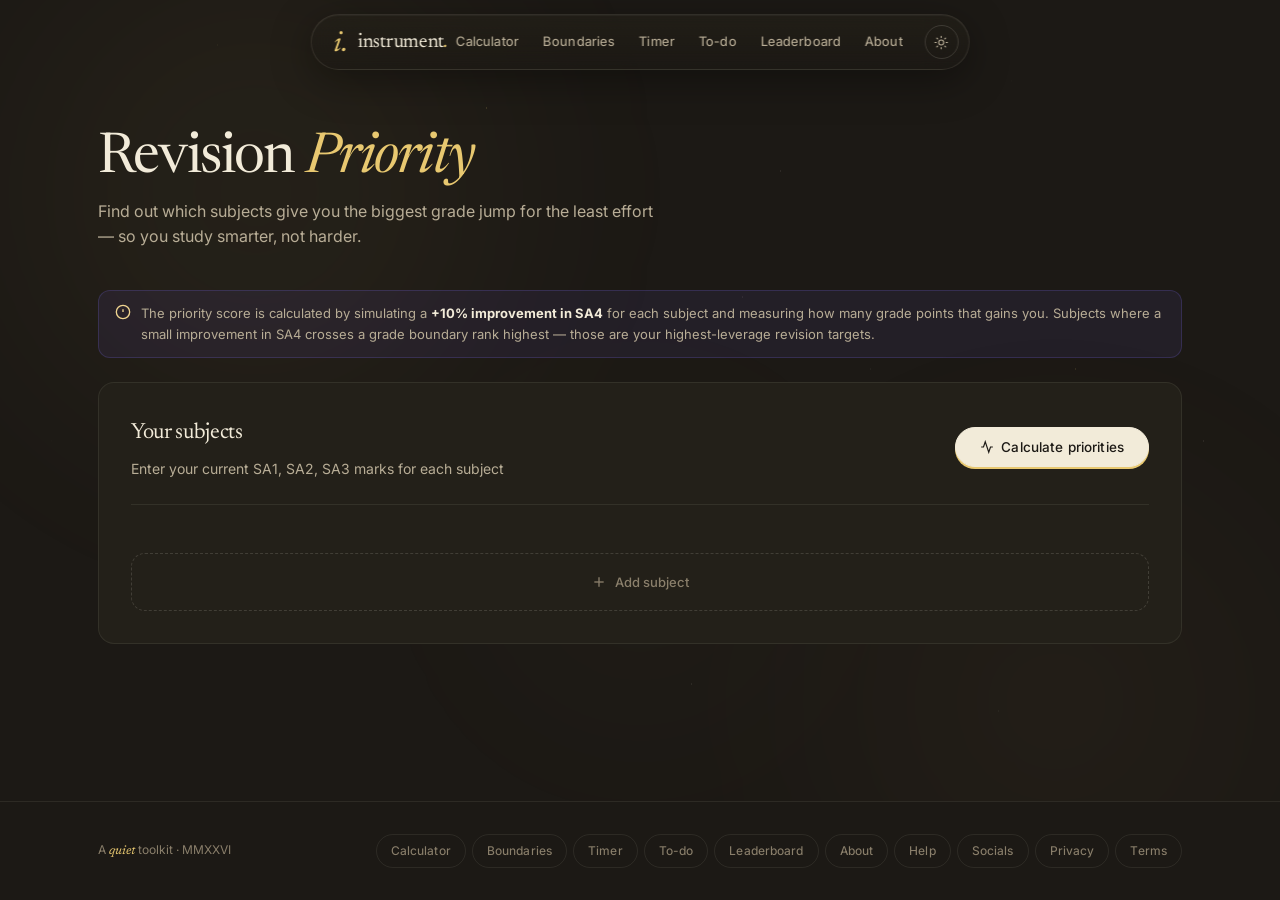
<file: priorities.html>
<!DOCTYPE html>
<html lang="en">
<head>
<meta charset="UTF-8">
<meta name="viewport" content="width=device-width, initial-scale=1.0">
  <link rel="icon" type="image/svg+xml" href="favicon.svg">
  <meta name="theme-color" content="#1c1915">
  <meta name="description" content="Find out which subjects give you the biggest grade jump for the least effort.">
  <meta property="og:title" content="Revision Priority — IBDP Tools">
  <meta property="og:description" content="Find out which subjects give you the biggest grade jump for the least effort.">
  <meta property="og:type" content="website">
<title>Revision Priority — IBDP Tools</title>
<link rel="preconnect" href="https://fonts.googleapis.com">
<link href="https://fonts.googleapis.com/css2?family=Newsreader:ital,opsz,wght@0,6..72,400;0,6..72,500;1,6..72,400;1,6..72,500&family=Inter:wght@300;400;450;500;600&family=JetBrains+Mono:wght@400;500&display=swap" rel="stylesheet">
<link rel="stylesheet" href="shared.css">
<style>
.input-grid{display:grid;grid-template-columns:repeat(auto-fill,minmax(290px,1fr));gap:10px;margin-bottom:1.5rem}
.sub-input-card{background:var(--bg2);border:1px solid var(--bd);border-radius:14px;padding:1.25rem;transition:border-color .2s}
.sub-input-card:hover{border-color:var(--bd2)}
.sub-input-card.filled{border-color:var(--bd2)}
.sic-top{display:flex;align-items:center;justify-content:space-between;margin-bottom:12px}
.sic-name{font-size:13px;font-weight:600}
.sic-grade{width:32px;height:32px;border-radius:50%;display:flex;align-items:center;justify-content:center;font-size:14px;font-weight:700;font-family:'JetBrains Mono',monospace;flex-shrink:0}
.sic-fields{display:grid;grid-template-columns:1fr 1fr;gap:8px}
.sic-field label{display:block;font-size:10px;color:var(--tx3);font-weight:600;text-transform:uppercase;letter-spacing:.05em;margin-bottom:4px}
.sic-field input{width:100%;padding:8px 10px;background:var(--bg2);border:1px solid var(--bd);border-radius:7px;color:var(--tx);font-size:13px;font-family:'JetBrains Mono',monospace;transition:border-color .15s}
.sic-field input:focus{outline:none;border-color:var(--ac)}
.sic-field input::placeholder{color:var(--tx3)}

.add-sub-btn{display:flex;align-items:center;justify-content:center;gap:8px;padding:1.25rem;border:1.5px dashed var(--bd2);border-radius:14px;background:transparent;color:var(--tx3);font-size:13px;font-family:'Inter',sans-serif;font-weight:500;cursor:pointer;transition:all .2s;width:100%}
.add-sub-btn:hover{border-color:var(--ac);color:var(--ac2);background:rgba(124,109,250,0.04)}

/* Subject search modal */
.modal-overlay{position:fixed;inset:0;background:rgba(0,0,0,0.7);z-index:200;display:flex;align-items:center;justify-content:center;padding:1rem;backdrop-filter:blur(4px)}
.modal{background:var(--bg2);border:1px solid var(--bd2);border-radius:18px;padding:1.5rem;width:100%;max-width:540px;max-height:80vh;display:flex;flex-direction:column}
.modal-title{font-size:16px;font-weight:600;margin-bottom:12px;color:var(--tx)}
.modal-srch{width:100%;padding:10px 13px;background:var(--bg2);border:1px solid var(--bd);border-radius:10px;color:var(--tx);font-size:14px;font-family:'Inter',sans-serif;margin-bottom:12px}
.modal-srch:focus{outline:none;border-color:var(--ac)}
.modal-srch::placeholder{color:var(--tx3)}
.modal-chips{display:grid;grid-template-columns:repeat(auto-fill,minmax(140px,1fr));gap:6px;overflow-y:auto;flex:1}
.modal-chips::-webkit-scrollbar{width:3px}
.modal-chips::-webkit-scrollbar-thumb{background:var(--bd2);border-radius:2px}
.mchip{padding:9px 12px;border-radius:8px;border:1.5px solid transparent;cursor:pointer;font-size:12px;font-weight:500;transition:all .15s}
.mchip:hover{transform:translateY(-1px);filter:brightness(1.08)}
.modal-close{margin-top:12px}

/* Priority results */
.priority-list{display:flex;flex-direction:column;gap:10px}
.priority-card{border-radius:14px;padding:1.25rem;border:1px solid transparent;position:relative;overflow:hidden;animation:fadeUp .4s ease both}
@keyframes fadeUp{from{opacity:0;transform:translateY(12px)}to{opacity:1;transform:translateY(0)}}
.pc-rank{position:absolute;top:1rem;right:1rem;font-size:28px;font-weight:700;font-family:'JetBrains Mono',monospace;opacity:0.18;line-height:1}
.pc-top{display:flex;align-items:center;gap:12px;margin-bottom:10px}
.pc-name{font-size:14px;font-weight:600}
.pc-cat{font-size:11px;opacity:.7;margin-top:2px}
.pc-badges{display:flex;gap:8px;flex-wrap:wrap;margin-bottom:10px}
.pc-badge{font-size:11px;font-weight:600;padding:3px 10px;border-radius:100px;font-family:'JetBrains Mono',monospace}
.badge-grade{background:rgba(26,24,20,0.12);color:var(--tx2)}
.badge-gain{background:rgba(34,211,160,0.15);color:var(--green)}
.badge-neutral{background:rgba(251,191,36,0.12);color:var(--amber)}
.badge-stuck{background:rgba(248,113,113,0.12);color:var(--red)}
.pc-bar-wrap{margin-bottom:6px}
.pc-bar-lbl{display:flex;justify-content:space-between;font-size:11px;color:var(--tx3);margin-bottom:4px;font-family:'JetBrains Mono',monospace}
.pc-bar{height:6px;border-radius:100px;background:rgba(26,24,20,0.08);overflow:hidden}
.pc-fill{height:100%;border-radius:100px;transition:width .8s ease}
.pc-tip{font-size:12px;opacity:.75;line-height:1.5;margin-top:8px}

/* Empty state */
.empty-state{text-align:center;padding:3rem 1rem;color:var(--tx3)}
.empty-icon{font-size:48px;margin-bottom:12px;opacity:.4}
.empty-title{font-size:16px;font-weight:600;color:var(--tx2);margin-bottom:6px}
.empty-sub{font-size:13px;line-height:1.6}

/* Info banner */
.info-banner{background:rgba(124,109,250,0.08);border:1px solid rgba(124,109,250,0.2);border-radius:12px;padding:12px 16px;font-size:13px;color:var(--tx2);line-height:1.6;margin-bottom:1.5rem;display:flex;gap:10px;align-items:flex-start}
.info-icon{color:var(--ac2);flex-shrink:0;margin-top:1px}

.top-bar{display:flex;align-items:center;justify-content:space-between;flex-wrap:wrap;gap:10px;margin-bottom:1.5rem}
</style>
</head>
<body>
<div id="navPlaceholder"></div>

<div class="page-wrap">
  <div class="page-hero">
    <div class="page-title">Revision <span>Priority</span></div>
    <div class="page-sub">Find out which subjects give you the biggest grade jump for the least effort — so you study smarter, not harder.</div>
  </div>

  <div class="info-banner">
    <svg class="info-icon" width="16" height="16" viewBox="0 0 24 24" fill="none" stroke="currentColor" stroke-width="2"><circle cx="12" cy="12" r="10"/><line x1="12" y1="8" x2="12" y2="12"/><line x1="12" y1="16" x2="12.01" y2="16"/></svg>
    <div>The priority score is calculated by simulating a <strong style="color:var(--tx)">+10% improvement in SA4</strong> for each subject and measuring how many grade points that gains you. Subjects where a small improvement in SA4 crosses a grade boundary rank highest — those are your highest-leverage revision targets.</div>
  </div>

  <div class="card" style="margin-bottom:12px">
    <div class="top-bar">
      <div>
        <div class="c-title">Your subjects</div>
        <div class="c-sub" style="margin-bottom:0">Enter your current SA1, SA2, SA3 marks for each subject</div>
      </div>
      <button class="btn pri" onclick="calcPriorities()">
        <svg width="14" height="14" viewBox="0 0 24 24" fill="none" stroke="currentColor" stroke-width="2"><polyline points="22 12 18 12 15 21 9 3 6 12 2 12"/></svg>
        Calculate priorities
      </button>
    </div>

    <div class="sep"></div>

    <div class="input-grid" id="inputGrid"></div>

    <button class="add-sub-btn" onclick="openModal()" id="addBtn">
      <svg width="16" height="16" viewBox="0 0 24 24" fill="none" stroke="currentColor" stroke-width="2"><line x1="12" y1="5" x2="12" y2="19"/><line x1="5" y1="12" x2="19" y2="12"/></svg>
      Add subject
    </button>
  </div>

  <div id="resultsSection" style="display:none">
    <div class="card">
      <div class="c-title">Revision priority ranking</div>
      <div class="c-sub">Ranked by how much your grade improves with a 10% SA4 boost. Focus on the top subjects first.</div>
      <div class="priority-list" id="priorityList"></div>
    </div>
  </div>

  <div id="emptyResults" style="display:none">
    <div class="card">
      <div class="empty-state">
        <div class="empty-icon">&#128200;</div>
        <div class="empty-title">Add at least one subject with marks to get started</div>
        <div class="empty-sub">Enter your current SA marks above, then hit Calculate priorities.</div>
      </div>
    </div>
  </div>
</div>

<!-- Subject picker modal -->
<div class="modal-overlay" id="modal" style="display:none" onclick="if(event.target===this)closeModal()">
  <div class="modal">
    <div class="modal-title">Pick a subject</div>
    <input class="modal-srch" type="text" placeholder="Search..." oninput="filterModal(this.value)" id="modalSrch">
    <div class="modal-chips" id="modalChips"></div>
    <button class="btn modal-close" onclick="closeModal()">Cancel</button>
  </div>
</div>

<div id="footPlaceholder"></div>
<script src="shared.js"></script>
<script>
document.getElementById('navPlaceholder').innerHTML = buildNav('priorities.html');
document.getElementById('footPlaceholder').innerHTML = buildFooter();

let subs = [];
const MAX_SUBS = 6;

/* Try loading from calculator localStorage */
function tryLoadFromCalc() {
  try {
    const saved = localStorage.getItem('ibdp_subs');
    if (!saved) return;
    const parsed = JSON.parse(saved);
    const valid = parsed.filter(s => s && s.name);
    if (valid.length > 0) {
      subs = valid.map(s => ({ name: s.name, sa1: s.sa1 || '', sa2: s.sa2 || '', sa3: s.sa3 || '', sa4: s.sa4 || '', ia: s.ia || '' }));
      renderInputs();
    }
  } catch(e) {}
}

function renderInputs() {
  const grid = document.getElementById('inputGrid');
  const addBtn = document.getElementById('addBtn');
  grid.innerHTML = subs.map((s, i) => {
    const c = colOf(s.name);
    const pct = calcW(s);
    const g = BOUNDS[s.name] ? getGrade(pct, BOUNDS[s.name]) : 0;
    const hasMark = s.sa1 || s.sa2 || s.sa3;
    return `<div class="sub-input-card${hasMark ? ' filled' : ''}" id="sic_${i}" style="border-color:${hasMark ? c.bo : ''}">
      <div class="sic-top">
        <div>
          <div class="sic-name" style="color:${c.tx}">${s.name}</div>
          <div style="font-size:10px;color:var(--tx3);margin-top:2px">${CAT_NAMES[catOf(s.name)]}</div>
        </div>
        <div style="display:flex;align-items:center;gap:8px">
          <div class="sic-grade gc${g}" id="pill_${i}" style="display:${g > 0 ? 'flex' : 'none'}">${g > 0 ? g : ''}</div>
          <button onclick="removeSub(${i})" style="background:none;border:none;cursor:pointer;color:var(--tx3);padding:4px;transition:color .15s" onmouseover="this.style.color='var(--red)'" onmouseout="this.style.color='var(--tx3)'">
            <svg width="14" height="14" viewBox="0 0 24 24" fill="none" stroke="currentColor" stroke-width="2"><line x1="18" y1="6" x2="6" y2="18"/><line x1="6" y1="6" x2="18" y2="18"/></svg>
          </button>
        </div>
      </div>
      <div class="sic-fields">
        <div class="sic-field"><label>SA1 <span style="color:var(--tx3)">%</span></label><input type="number" min="0" max="100" step="0.1" value="${s.sa1}" placeholder="0-100" oninput="updateMark(${i},'sa1',this.value)"></div>
        <div class="sic-field"><label>SA2 <span style="color:var(--tx3)">%</span></label><input type="number" min="0" max="100" step="0.1" value="${s.sa2}" placeholder="0-100" oninput="updateMark(${i},'sa2',this.value)"></div>
        <div class="sic-field"><label>SA3 <span style="color:var(--tx3)">%</span></label><input type="number" min="0" max="100" step="0.1" value="${s.sa3}" placeholder="0-100" oninput="updateMark(${i},'sa3',this.value)"></div>
        <div class="sic-field"><label>SA4 <span style="color:var(--tx3)">%</span></label><input type="number" min="0" max="100" step="0.1" value="${s.sa4}" placeholder="0-100" oninput="updateMark(${i},'sa4',this.value)"></div>
      </div>
    </div>`;
  }).join('');
  addBtn.style.display = subs.length >= MAX_SUBS ? 'none' : 'flex';
}

function updateMark(i, field, val) {
  const n = parseFloat(val);
  subs[i][field] = isNaN(n) ? '' : Math.min(100, Math.max(0, n)).toString();
  refreshGradePill(i);
}

function refreshGradePill(i) {
  const s = subs[i];
  if (!s || !BOUNDS[s.name]) return;
  const pct = calcW(s);
  const g = getGrade(pct, BOUNDS[s.name]);
  const pill = document.getElementById('pill_' + i);
  if (!pill) return;
  pill.className = 'sic-grade gc' + g;
  pill.textContent = g;
  pill.style.display = (s.sa1 || s.sa2 || s.sa3 || s.sa4) ? 'flex' : 'none';
  /* Also update border colour */
  const card = document.getElementById('sic_' + i);
  const c = colOf(s.name);
  if (card) card.style.borderColor = (s.sa1 || s.sa2 || s.sa3 || s.sa4) ? c.bo : '';
}

function removeSub(i) {
  subs.splice(i, 1);
  renderInputs();
  document.getElementById('resultsSection').style.display = 'none';
}

function openModal() {
  document.getElementById('modal').style.display = 'flex';
  document.getElementById('modalSrch').value = '';
  renderModalChips('');
  setTimeout(() => document.getElementById('modalSrch').focus(), 50);
}
function closeModal() { document.getElementById('modal').style.display = 'none'; }

function renderModalChips(filter) {
  const taken = subs.map(s => s.name);
  const names = filter ? ALL_SUBJECTS.filter(n => n.toLowerCase().includes(filter.toLowerCase())) : ALL_SUBJECTS;
  document.getElementById('modalChips').innerHTML = names.map(name => {
    const c = colOf(name);
    const dis = taken.includes(name);
    const esc = name.replace(/&/g,'&amp;').replace(/"/g,'&quot;');
    return `<div class="mchip${dis ? ' dis' : ''}" style="background:${c.bg};border-color:transparent;opacity:${dis ? 0.35 : 1};cursor:${dis ? 'not-allowed' : 'pointer'}" data-name="${esc}" onclick="${dis ? '' : 'pickSubject(this)'}">
      <span style="color:${c.tx}">${name}</span>
    </div>`;
  }).join('');
}

function filterModal(val) { renderModalChips(val); }

function pickSubject(el) {
  const name = el.dataset.name.replace(/&amp;/g,'&').replace(/&quot;/g,'"');
  subs.push({ name, sa1:'', sa2:'', sa3:'', sa4:'', ia:'' });
  closeModal();
  renderInputs();
}

function calcPriorities() {
  const valid = subs.filter(s => s.name && BOUNDS[s.name] && (s.sa1||s.sa2||s.sa3||s.sa4));
  document.getElementById('resultsSection').style.display = 'none';
  document.getElementById('emptyResults').style.display = 'none';

  if (!valid.length) {
    document.getElementById('emptyResults').style.display = 'block';
    document.getElementById('emptyResults').scrollIntoView({ behavior: 'smooth', block: 'start' });
    return;
  }

  const results = valid.map(s => calcPriority(s)).filter(Boolean);

  /* Sort: subjects where SA4 boost gains a grade first, then by pts to next grade boundary */
  results.sort((a, b) => {
    if (b.gradeGain !== a.gradeGain) return b.gradeGain - a.gradeGain;
    return a.ptsToNext - b.ptsToNext;
  });

  const maxEff = Math.max(...results.map(r => r.efficiency), 0.01);

  const list = document.getElementById('priorityList');
  list.innerHTML = results.map((r, i) => {
    const c = colOf(r.name);
    const delay = i * 0.06;
    const barWidth = Math.max(4, (r.efficiency / maxEff) * 100);

    let gainBadge, tipText;
    if (r.gradeGain >= 1) {
      gainBadge = `<span class="pc-badge badge-gain">+${r.gradeGain} grade${r.gradeGain>1?'s':''} with +10% SA4</span>`;
      tipText = `A 10% improvement in SA4 pushes you from a <strong>${r.curG}</strong> to a <strong>${r.newG}</strong>. This is your highest leverage right now  -  prioritise it.`;
    } else if (r.ptsToNext < 8) {
      gainBadge = `<span class="pc-badge badge-neutral">Close to next grade (${r.ptsToNext.toFixed(1)}% away)</span>`;
      tipText = `You need <strong>${r.ptsToNext.toFixed(1)}%</strong> more to reach grade ${r.curG + 1}. You're very close  -  a strong SA4 can push you over.`;
    } else {
      gainBadge = `<span class="pc-badge badge-stuck">${r.ptsToNext.toFixed(1)}% to next grade</span>`;
      tipText = `You're currently at ${r.curPct.toFixed(1)}% (grade ${r.curG}). There's work to do, but sustained effort in SA4 will get you there.`;
    }

    return `<div class="priority-card" style="background:${c.bg};border-color:${c.bo};animation-delay:${delay}s">
      <div class="pc-rank">${i+1}</div>
      <div class="pc-top">
        <div class="g-pill gc${r.curG}">${r.curG}</div>
        <div>
          <div class="pc-name" style="color:${c.tx}">${r.name}</div>
          <div class="pc-cat" style="color:${c.tx}">${CAT_NAMES[catOf(r.name)]} &middot; Current: ${r.curPct.toFixed(1)}%</div>
        </div>
      </div>
      <div class="pc-badges">${gainBadge}</div>
      <div class="pc-bar-wrap">
        <div class="pc-bar-lbl"><span style="color:${c.tx}">Priority score</span><span style="color:${c.tx}">${r.efficiency > 0 ? r.efficiency.toFixed(1) : '0'}</span></div>
        <div class="pc-bar"><div class="pc-fill" style="width:${barWidth}%;background:${c.bo}"></div></div>
      </div>
      <div class="pc-tip" style="color:${c.tx}">${tipText}</div>
    </div>`;
  }).join('');

  document.getElementById('resultsSection').style.display = 'block';
  document.getElementById('resultsSection').scrollIntoView({ behavior: 'smooth', block: 'start' });
}

tryLoadFromCalc();
if (!subs.length) renderInputs();
</script>
</body>
</html>
</file>
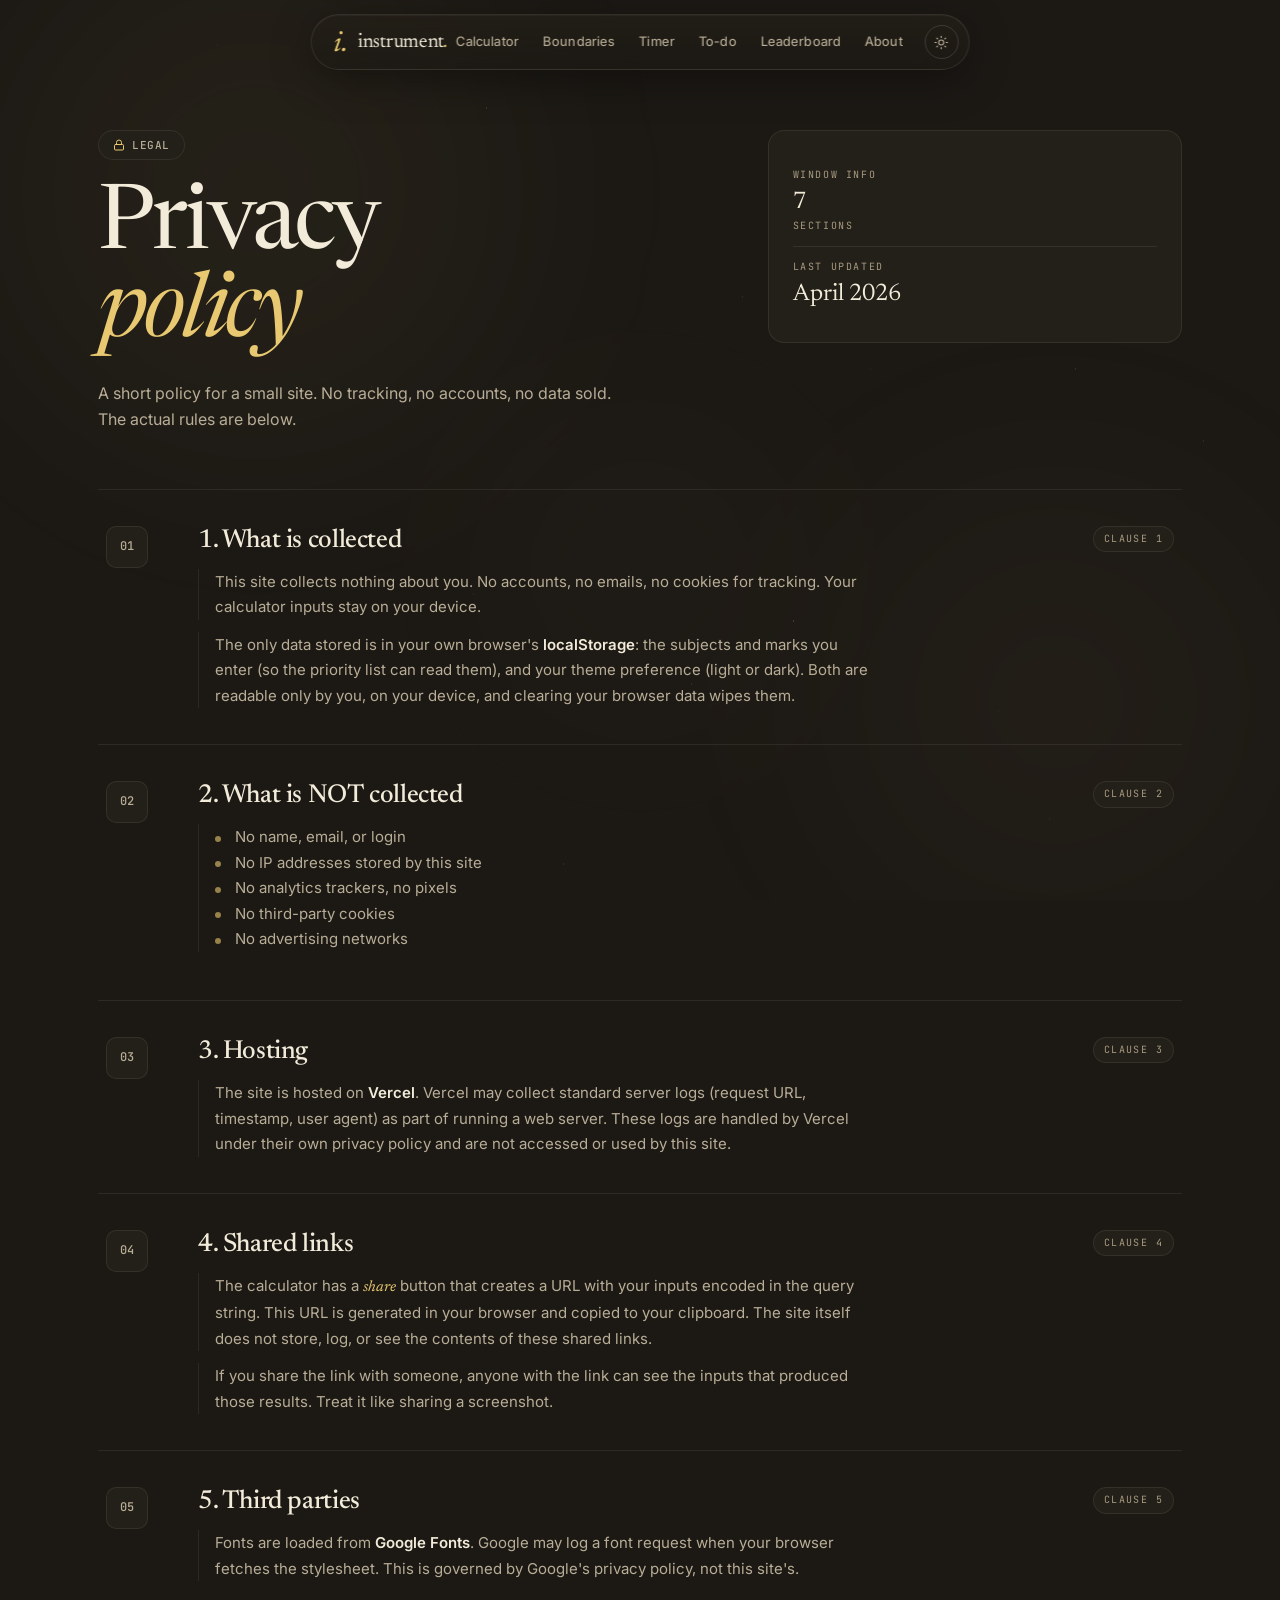
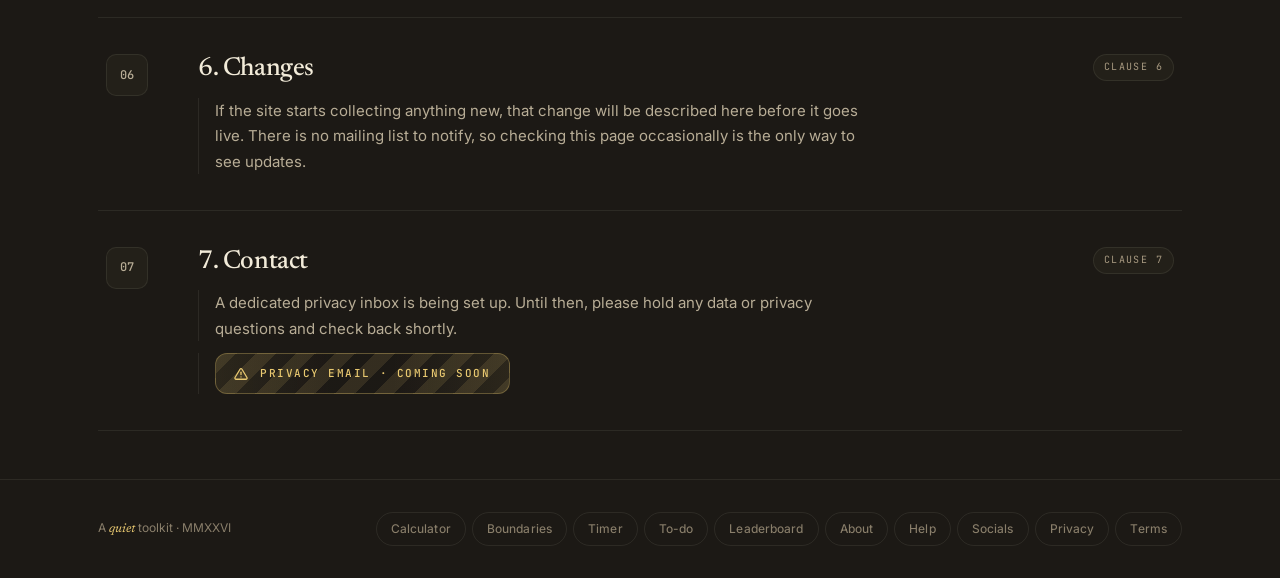
<file: privacy.html>
<!DOCTYPE html>
<html lang="en" data-theme="dark">
<head>
<meta charset="UTF-8">
<meta name="viewport" content="width=device-width, initial-scale=1.0">
<link rel="icon" type="image/svg+xml" href="favicon.svg">
<meta name="theme-color" content="#1c1915">
<title>Privacy policy - instrument.</title>
<link rel="preconnect" href="https://fonts.googleapis.com">
<link href="https://fonts.googleapis.com/css2?family=Newsreader:ital,opsz,wght@0,6..72,400;0,6..72,500;1,6..72,400;1,6..72,500&family=Inter:wght@300;400;450;500;600&family=JetBrains+Mono:wght@400;500&display=swap" rel="stylesheet">
<link rel="stylesheet" href="shared.css">
<style>
.legal-hero{display:grid;grid-template-columns:1.5fr 1fr;gap:3rem;align-items:start;margin-bottom:3.5rem}
@media(max-width:720px){.legal-hero{grid-template-columns:1fr;gap:2rem}}
.legal-pill{display:inline-flex;align-items:center;gap:7px;padding:5px 14px;background:var(--bg-card);border:1px solid var(--bd);border-radius:100px;font-size:11px;font-weight:500;color:var(--ink2);margin-bottom:1.5rem;letter-spacing:0.05em;text-transform:uppercase;font-family:'JetBrains Mono',monospace}
.legal-pill svg{color:var(--accent)}
.legal-title{font-family:'Newsreader',serif;font-size:clamp(48px,7vw,92px);line-height:0.98;letter-spacing:-0.035em;font-weight:400;margin-bottom:1.25rem}
.legal-title em{font-style:italic;color:var(--accent)}
.legal-sub{font-size:16px;color:var(--ink2);line-height:1.65;max-width:520px}
.legal-info{background:var(--bg-card);border:1px solid var(--bd);border-radius:16px;padding:1.5rem}
.info-block{padding:0.75rem 0;border-bottom:1px solid var(--bd)}
.info-block:last-child{border-bottom:none}
.info-label{font-family:'JetBrains Mono',monospace;font-size:10px;text-transform:uppercase;letter-spacing:0.16em;color:var(--muted);margin-bottom:6px}
.info-value{font-family:'Newsreader',serif;font-size:24px;font-weight:400;line-height:1;color:var(--ink)}
.info-value em{font-style:italic;color:var(--accent)}
.info-sub{font-family:'JetBrains Mono',monospace;font-size:10px;text-transform:uppercase;letter-spacing:0.16em;color:var(--muted);margin-top:4px}

.clauses{display:flex;flex-direction:column;border-top:1px solid var(--bd)}
.clause{display:grid;grid-template-columns:60px 1fr auto;gap:2rem;padding:2.25rem 0.5rem;border-bottom:1px solid var(--bd);align-items:start}
@media(max-width:720px){.clause{grid-template-columns:auto 1fr;gap:0.75rem 1rem}.clause-tag{grid-row:1;grid-column:2;justify-self:end}.clause-body{grid-column:1/-1}}
.clause-num{width:42px;height:42px;border-radius:10px;background:var(--bg-card);border:1px solid var(--bd);display:flex;align-items:center;justify-content:center;font-family:'JetBrains Mono',monospace;font-size:12px;font-weight:500;color:var(--ink2)}
.clause-body{padding-left:0}
.clause-title{font-family:'Newsreader',serif;font-size:26px;font-weight:500;letter-spacing:-0.015em;line-height:1.2;margin-bottom:0.75rem;color:var(--ink)}
.clause-body p{font-size:15px;color:var(--ink2);line-height:1.7;margin-bottom:0.75rem;max-width:680px;padding-left:1rem;border-left:1px solid var(--bd)}
.clause-body p:last-child{margin-bottom:0}
.clause-body ul{list-style:none;padding-left:1rem;border-left:1px solid var(--bd);margin-bottom:0.75rem}
.clause-body li{font-size:15px;color:var(--ink2);line-height:1.7;padding-left:1.25rem;position:relative;max-width:680px}
.clause-body li::before{content:'';position:absolute;left:0;top:0.75em;width:6px;height:6px;border-radius:50%;background:var(--accent);opacity:0.6}
.clause-body strong{color:var(--ink);font-weight:600}
.clause-body em{font-family:'Newsreader',serif;font-style:italic;color:var(--accent);font-weight:400}
.clause-body a{color:var(--accent);text-decoration:none;border-bottom:1px solid rgba(232,200,112,0.3);transition:border-color .15s}
.clause-body a:hover{border-bottom-color:var(--accent)}
.clause-tag{font-family:'JetBrains Mono',monospace;font-size:10px;text-transform:uppercase;letter-spacing:0.14em;color:var(--muted);padding:4px 10px;background:var(--bg-card);border:1px solid var(--bd);border-radius:100px;white-space:nowrap}
</style>
</head>
<body>

<div id="navHost"></div>

<div class="page-wrap">
  <div class="legal-hero">
    <div>
      <div class="legal-pill">
        <svg width="12" height="12" viewBox="0 0 24 24" fill="none" stroke="currentColor" stroke-width="2" stroke-linecap="round" stroke-linejoin="round"><rect x="3" y="11" width="18" height="11" rx="2" ry="2"/><path d="M7 11V7a5 5 0 0 1 10 0v4"/></svg>
        Legal
      </div>
      <h1 class="legal-title">Privacy<br><em>policy</em></h1>
      <p class="legal-sub">A short policy for a small site. No tracking, no accounts, no data sold. The actual rules are below.</p>
    </div>
    <div class="legal-info">
      <div class="info-block">
        <div class="info-label">Window info</div>
        <div class="info-value">7</div>
        <div class="info-sub">Sections</div>
      </div>
      <div class="info-block">
        <div class="info-label">Last updated</div>
        <div class="info-value">April 2026</div>
      </div>
    </div>
  </div>

  <div class="clauses">
    <div class="clause">
      <div class="clause-num">01</div>
      <div class="clause-body">
        <div class="clause-title">1. What is collected</div>
        <p>This site collects nothing about you. No accounts, no emails, no cookies for tracking. Your calculator inputs stay on your device.</p>
<p>The only data stored is in your own browser's <strong>localStorage</strong>: the subjects and marks you enter (so the priority list can read them), and your theme preference (light or dark). Both are readable only by you, on your device, and clearing your browser data wipes them.</p>
      </div>
      <div class="clause-tag">clause 1</div>
    </div>
    <div class="clause">
      <div class="clause-num">02</div>
      <div class="clause-body">
        <div class="clause-title">2. What is NOT collected</div>
        <ul>
<li>No name, email, or login</li>
<li>No IP addresses stored by this site</li>
<li>No analytics trackers, no pixels</li>
<li>No third-party cookies</li>
<li>No advertising networks</li>
</ul>
      </div>
      <div class="clause-tag">clause 2</div>
    </div>
    <div class="clause">
      <div class="clause-num">03</div>
      <div class="clause-body">
        <div class="clause-title">3. Hosting</div>
        <p>The site is hosted on <strong>Vercel</strong>. Vercel may collect standard server logs (request URL, timestamp, user agent) as part of running a web server. These logs are handled by Vercel under their own privacy policy and are not accessed or used by this site.</p>
      </div>
      <div class="clause-tag">clause 3</div>
    </div>
    <div class="clause">
      <div class="clause-num">04</div>
      <div class="clause-body">
        <div class="clause-title">4. Shared links</div>
        <p>The calculator has a <em>share</em> button that creates a URL with your inputs encoded in the query string. This URL is generated in your browser and copied to your clipboard. The site itself does not store, log, or see the contents of these shared links.</p>
<p>If you share the link with someone, anyone with the link can see the inputs that produced those results. Treat it like sharing a screenshot.</p>
      </div>
      <div class="clause-tag">clause 4</div>
    </div>
    <div class="clause">
      <div class="clause-num">05</div>
      <div class="clause-body">
        <div class="clause-title">5. Third parties</div>
        <p>Fonts are loaded from <strong>Google Fonts</strong>. Google may log a font request when your browser fetches the stylesheet. This is governed by Google's privacy policy, not this site's.</p>
      </div>
      <div class="clause-tag">clause 5</div>
    </div>
    <div class="clause">
      <div class="clause-num">06</div>
      <div class="clause-body">
        <div class="clause-title">6. Changes</div>
        <p>If the site starts collecting anything new, that change will be described here before it goes live. There is no mailing list to notify, so checking this page occasionally is the only way to see updates.</p>
      </div>
      <div class="clause-tag">clause 6</div>
    </div>
    <div class="clause">
      <div class="clause-num">07</div>
      <div class="clause-body">
        <div class="clause-title">7. Contact</div>
        <p>A dedicated privacy inbox is being set up. Until then, please hold any data or privacy questions and check back shortly.</p>
        <p><span class="caution"><span class="caution-icon"><svg width="14" height="14" viewBox="0 0 24 24" fill="none" stroke="currentColor" stroke-width="2.2" stroke-linecap="round" stroke-linejoin="round"><path d="M10.29 3.86L1.82 18a2 2 0 0 0 1.71 3h16.94a2 2 0 0 0 1.71-3L13.71 3.86a2 2 0 0 0-3.42 0z"/><line x1="12" y1="9" x2="12" y2="13"/><line x1="12" y1="17" x2="12.01" y2="17"/></svg></span><span class="caution-text">Privacy email &middot; coming soon</span></span></p>
      </div>
      <div class="clause-tag">clause 7</div>
    </div>
  </div>
</div>

<div id="footHost"></div>

<script src="https://accounts.google.com/gsi/client" async defer></script>
<script src="shared.js"></script>
<script>
document.getElementById('navHost').innerHTML=buildNav('privacy.html');
document.getElementById('footHost').innerHTML=buildFooter();
</script>
</body>
</html>
</file>
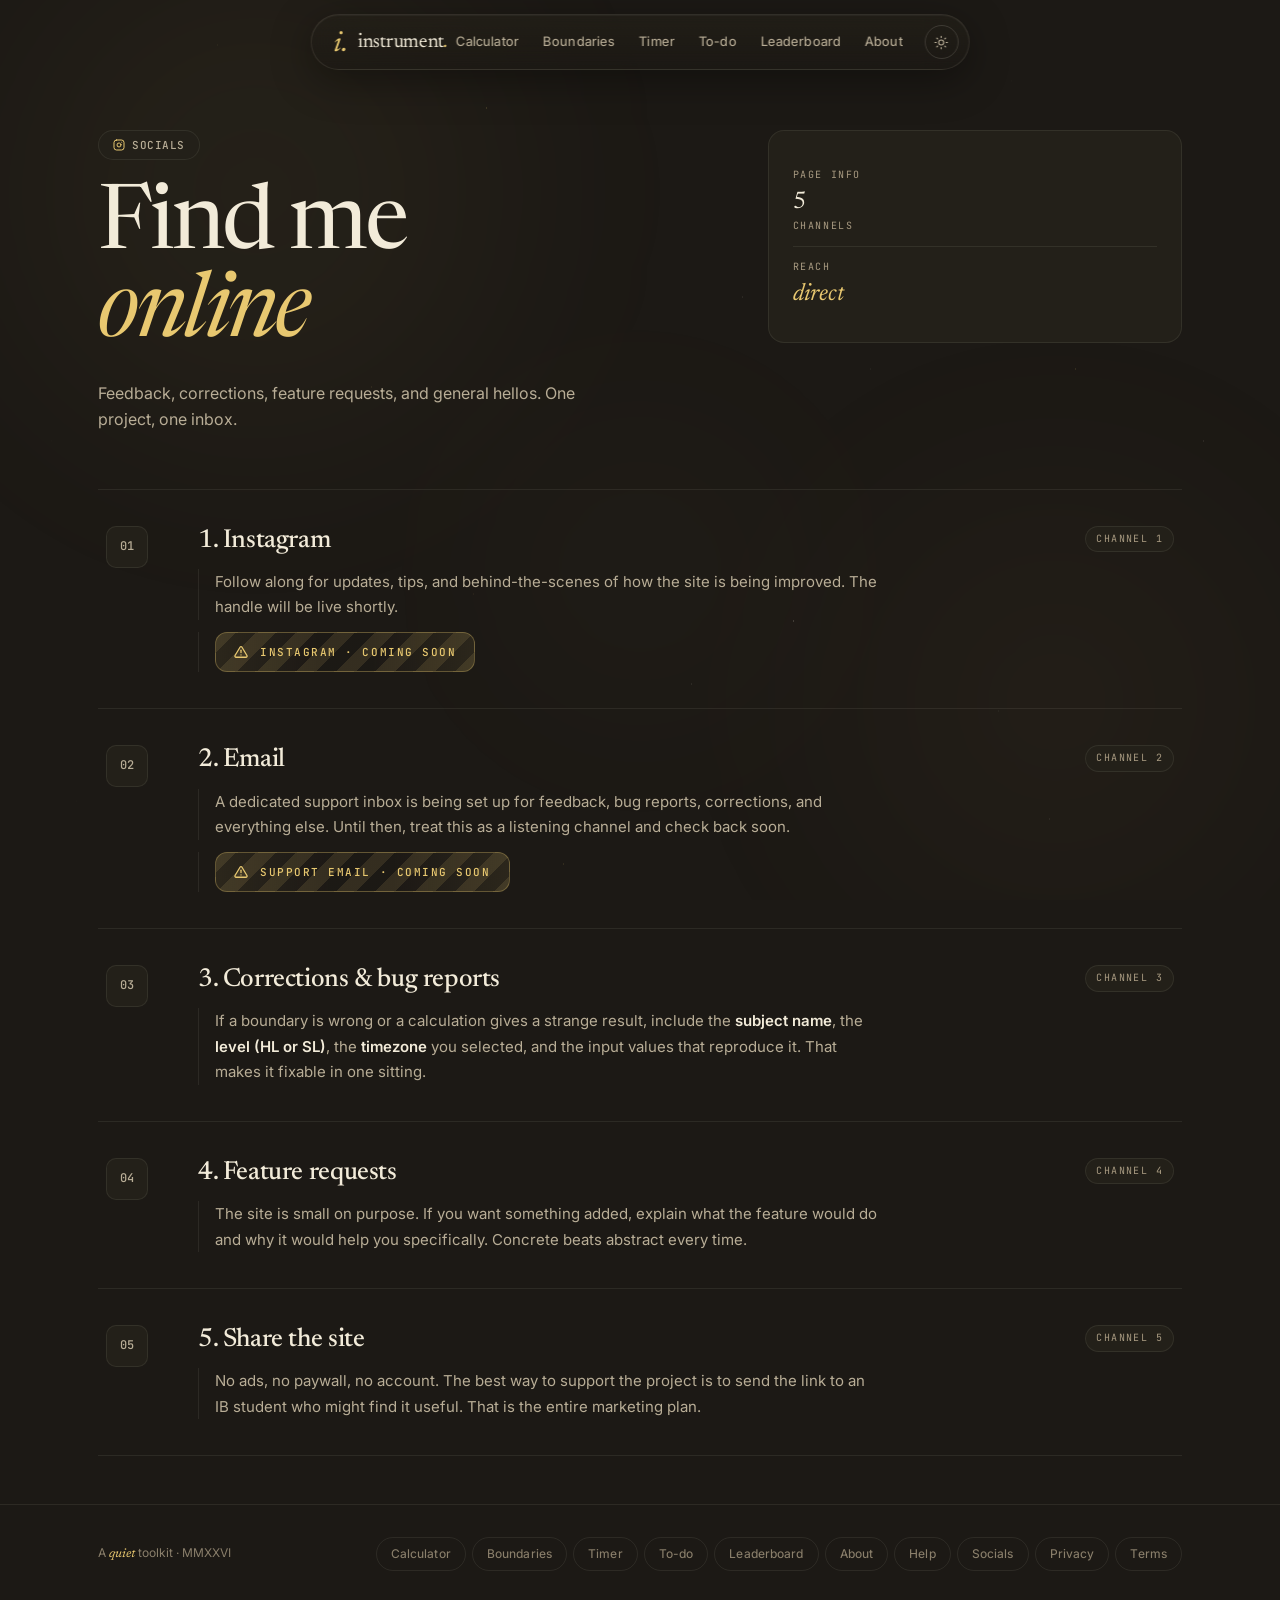
<file: socials.html>
<!DOCTYPE html>
<html lang="en" data-theme="dark">
<head>
<meta charset="UTF-8">
<meta name="viewport" content="width=device-width, initial-scale=1.0">
<link rel="icon" type="image/svg+xml" href="favicon.svg">
<meta name="theme-color" content="#1c1915">
<title>Find me online - instrument.</title>
<link rel="preconnect" href="https://fonts.googleapis.com">
<link href="https://fonts.googleapis.com/css2?family=Newsreader:ital,opsz,wght@0,6..72,400;0,6..72,500;1,6..72,400;1,6..72,500&family=Inter:wght@300;400;450;500;600&family=JetBrains+Mono:wght@400;500&display=swap" rel="stylesheet">
<link rel="stylesheet" href="shared.css">
<style>
.legal-hero{display:grid;grid-template-columns:1.5fr 1fr;gap:3rem;align-items:start;margin-bottom:3.5rem}
@media(max-width:720px){.legal-hero{grid-template-columns:1fr;gap:2rem}}
.legal-pill{display:inline-flex;align-items:center;gap:7px;padding:5px 14px;background:var(--bg-card);border:1px solid var(--bd);border-radius:100px;font-size:11px;font-weight:500;color:var(--ink2);margin-bottom:1.5rem;letter-spacing:0.05em;text-transform:uppercase;font-family:'JetBrains Mono',monospace}
.legal-pill svg{color:var(--accent)}
.legal-title{font-family:'Newsreader',serif;font-size:clamp(48px,7vw,92px);line-height:0.98;letter-spacing:-0.035em;font-weight:400;margin-bottom:1.25rem}
.legal-title em{font-style:italic;color:var(--accent)}
.legal-sub{font-size:16px;color:var(--ink2);line-height:1.65;max-width:520px}
.legal-info{background:var(--bg-card);border:1px solid var(--bd);border-radius:16px;padding:1.5rem}
.info-block{padding:0.75rem 0;border-bottom:1px solid var(--bd)}
.info-block:last-child{border-bottom:none}
.info-label{font-family:'JetBrains Mono',monospace;font-size:10px;text-transform:uppercase;letter-spacing:0.16em;color:var(--muted);margin-bottom:6px}
.info-value{font-family:'Newsreader',serif;font-size:24px;font-weight:400;line-height:1;color:var(--ink)}
.info-value em{font-style:italic;color:var(--accent)}
.info-sub{font-family:'JetBrains Mono',monospace;font-size:10px;text-transform:uppercase;letter-spacing:0.16em;color:var(--muted);margin-top:4px}

.clauses{display:flex;flex-direction:column;border-top:1px solid var(--bd)}
.clause{display:grid;grid-template-columns:60px 1fr auto;gap:2rem;padding:2.25rem 0.5rem;border-bottom:1px solid var(--bd);align-items:start}
@media(max-width:720px){.clause{grid-template-columns:auto 1fr;gap:0.75rem 1rem}.clause-tag{grid-row:1;grid-column:2;justify-self:end}.clause-body{grid-column:1/-1}}
.clause-num{width:42px;height:42px;border-radius:10px;background:var(--bg-card);border:1px solid var(--bd);display:flex;align-items:center;justify-content:center;font-family:'JetBrains Mono',monospace;font-size:12px;font-weight:500;color:var(--ink2)}
.clause-body{padding-left:0}
.clause-title{font-family:'Newsreader',serif;font-size:26px;font-weight:500;letter-spacing:-0.015em;line-height:1.2;margin-bottom:0.75rem;color:var(--ink)}
.clause-body p{font-size:15px;color:var(--ink2);line-height:1.7;margin-bottom:0.75rem;max-width:680px;padding-left:1rem;border-left:1px solid var(--bd)}
.clause-body p:last-child{margin-bottom:0}
.clause-body ul{list-style:none;padding-left:1rem;border-left:1px solid var(--bd);margin-bottom:0.75rem}
.clause-body li{font-size:15px;color:var(--ink2);line-height:1.7;padding-left:1.25rem;position:relative;max-width:680px}
.clause-body li::before{content:'';position:absolute;left:0;top:0.75em;width:6px;height:6px;border-radius:50%;background:var(--accent);opacity:0.6}
.clause-body strong{color:var(--ink);font-weight:600}
.clause-body em{font-family:'Newsreader',serif;font-style:italic;color:var(--accent);font-weight:400}
.clause-body a{color:var(--accent);text-decoration:none;border-bottom:1px solid rgba(232,200,112,0.3);transition:border-color .15s}
.clause-body a:hover{border-bottom-color:var(--accent)}
.clause-tag{font-family:'JetBrains Mono',monospace;font-size:10px;text-transform:uppercase;letter-spacing:0.14em;color:var(--muted);padding:4px 10px;background:var(--bg-card);border:1px solid var(--bd);border-radius:100px;white-space:nowrap}
</style>
</head>
<body>

<div id="navHost"></div>

<div class="page-wrap">
  <div class="legal-hero">
    <div>
      <div class="legal-pill">
        <svg width="12" height="12" viewBox="0 0 24 24" fill="none" stroke="currentColor" stroke-width="2" stroke-linecap="round" stroke-linejoin="round"><rect x="2" y="2" width="20" height="20" rx="5"/><path d="M16 11.37A4 4 0 1 1 12.63 8 4 4 0 0 1 16 11.37z"/><line x1="17.5" y1="6.5" x2="17.51" y2="6.5"/></svg>
        Socials
      </div>
      <h1 class="legal-title">Find me<br><em>online</em></h1>
      <p class="legal-sub">Feedback, corrections, feature requests, and general hellos. One project, one inbox.</p>
    </div>
    <div class="legal-info">
      <div class="info-block">
        <div class="info-label">Page info</div>
        <div class="info-value">5</div>
        <div class="info-sub">Channels</div>
      </div>
      <div class="info-block">
        <div class="info-label">Reach</div>
        <div class="info-value"><em>direct</em></div>
      </div>
    </div>
  </div>

  <div class="clauses">
    <div class="clause">
      <div class="clause-num">01</div>
      <div class="clause-body">
        <div class="clause-title">1. Instagram</div>
        <p>Follow along for updates, tips, and behind-the-scenes of how the site is being improved. The handle will be live shortly.</p>
        <p><span class="caution"><span class="caution-icon"><svg width="14" height="14" viewBox="0 0 24 24" fill="none" stroke="currentColor" stroke-width="2.2" stroke-linecap="round" stroke-linejoin="round"><path d="M10.29 3.86L1.82 18a2 2 0 0 0 1.71 3h16.94a2 2 0 0 0 1.71-3L13.71 3.86a2 2 0 0 0-3.42 0z"/><line x1="12" y1="9" x2="12" y2="13"/><line x1="12" y1="17" x2="12.01" y2="17"/></svg></span><span class="caution-text">Instagram &middot; coming soon</span></span></p>
      </div>
      <div class="clause-tag">channel 1</div>
    </div>
    <div class="clause">
      <div class="clause-num">02</div>
      <div class="clause-body">
        <div class="clause-title">2. Email</div>
        <p>A dedicated support inbox is being set up for feedback, bug reports, corrections, and everything else. Until then, treat this as a listening channel and check back soon.</p>
        <p><span class="caution"><span class="caution-icon"><svg width="14" height="14" viewBox="0 0 24 24" fill="none" stroke="currentColor" stroke-width="2.2" stroke-linecap="round" stroke-linejoin="round"><path d="M10.29 3.86L1.82 18a2 2 0 0 0 1.71 3h16.94a2 2 0 0 0 1.71-3L13.71 3.86a2 2 0 0 0-3.42 0z"/><line x1="12" y1="9" x2="12" y2="13"/><line x1="12" y1="17" x2="12.01" y2="17"/></svg></span><span class="caution-text">Support email &middot; coming soon</span></span></p>
      </div>
      <div class="clause-tag">channel 2</div>
    </div>
    <div class="clause">
      <div class="clause-num">03</div>
      <div class="clause-body">
        <div class="clause-title">3. Corrections &amp; bug reports</div>
        <p>If a boundary is wrong or a calculation gives a strange result, include the <strong>subject name</strong>, the <strong>level (HL or SL)</strong>, the <strong>timezone</strong> you selected, and the input values that reproduce it. That makes it fixable in one sitting.</p>
      </div>
      <div class="clause-tag">channel 3</div>
    </div>
    <div class="clause">
      <div class="clause-num">04</div>
      <div class="clause-body">
        <div class="clause-title">4. Feature requests</div>
        <p>The site is small on purpose. If you want something added, explain what the feature would do and why it would help you specifically. Concrete beats abstract every time.</p>
      </div>
      <div class="clause-tag">channel 4</div>
    </div>
    <div class="clause">
      <div class="clause-num">05</div>
      <div class="clause-body">
        <div class="clause-title">5. Share the site</div>
        <p>No ads, no paywall, no account. The best way to support the project is to send the link to an IB student who might find it useful. That is the entire marketing plan.</p>
      </div>
      <div class="clause-tag">channel 5</div>
    </div>
  </div>
</div>

<div id="footHost"></div>

<script src="https://accounts.google.com/gsi/client" async defer></script>
<script src="shared.js"></script>
<script>
document.getElementById('navHost').innerHTML=buildNav('socials.html');
document.getElementById('footHost').innerHTML=buildFooter();
</script>
</body>
</html>
</file>
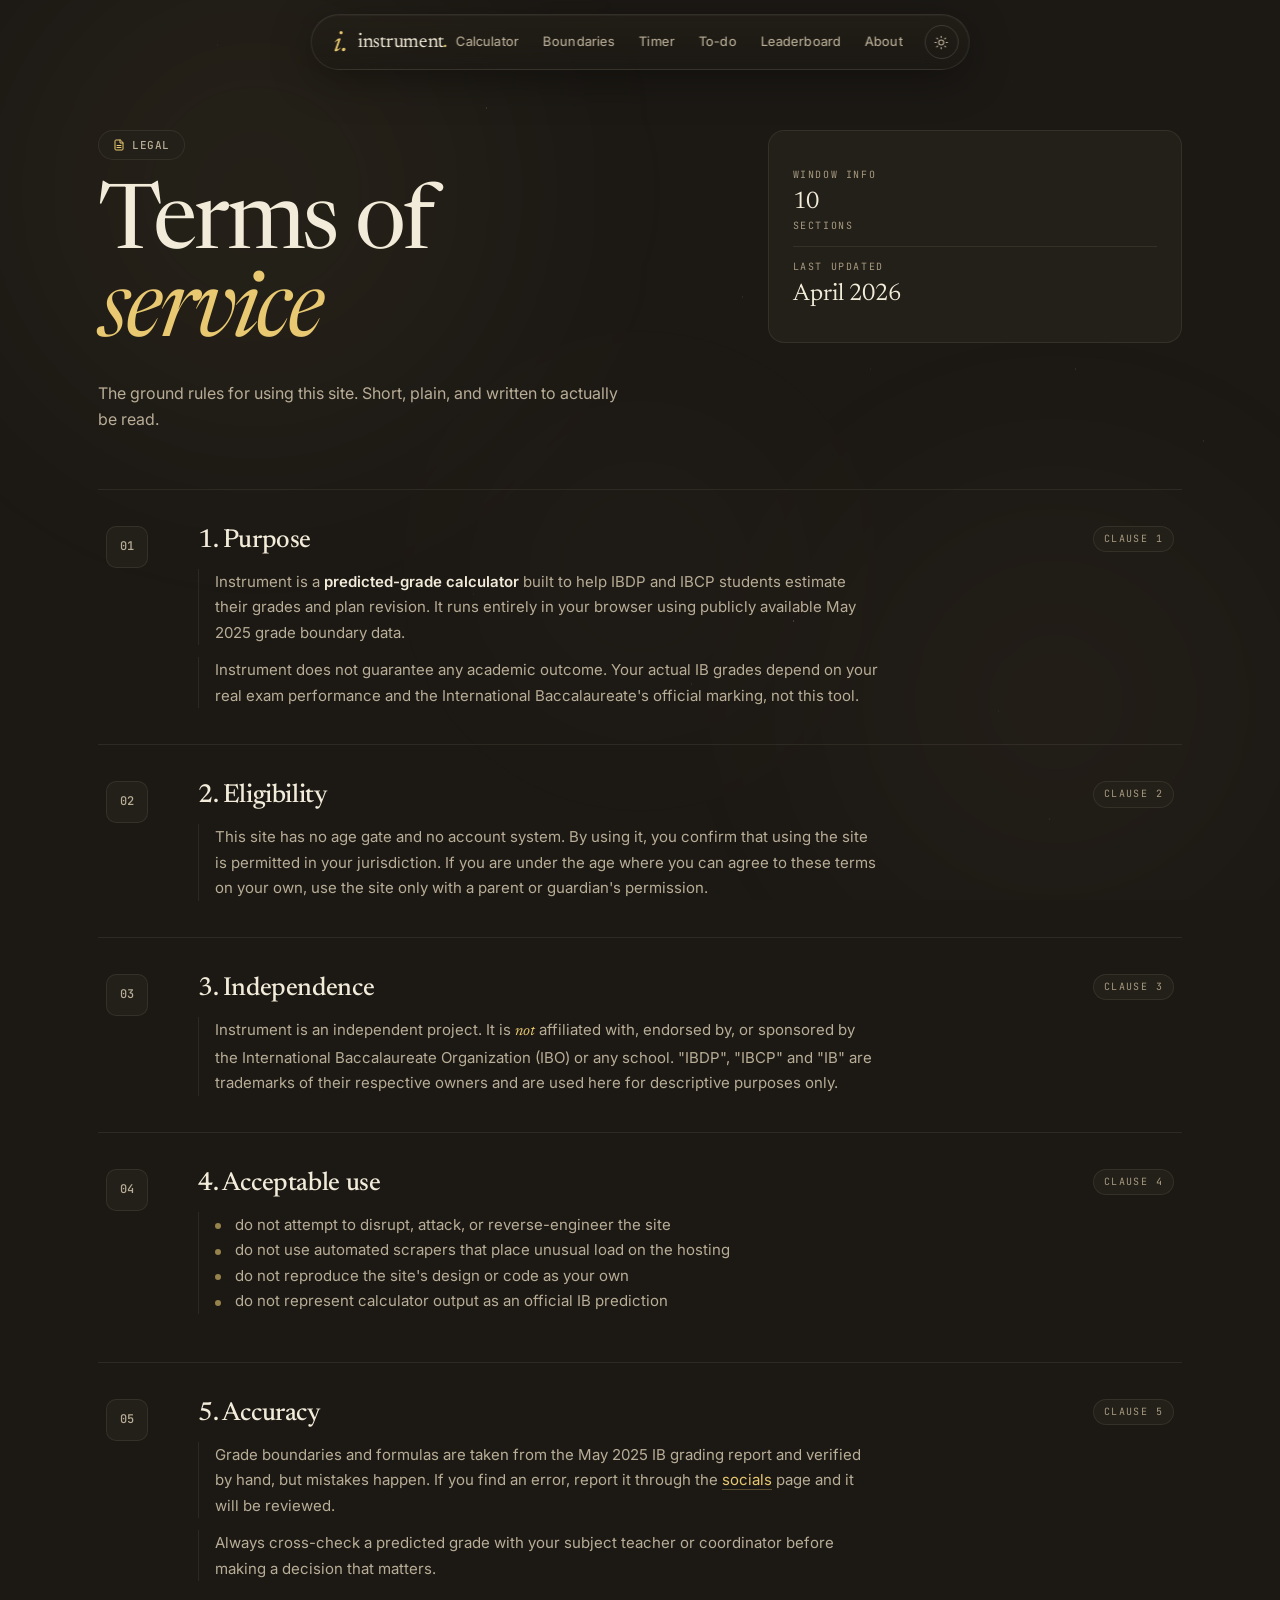
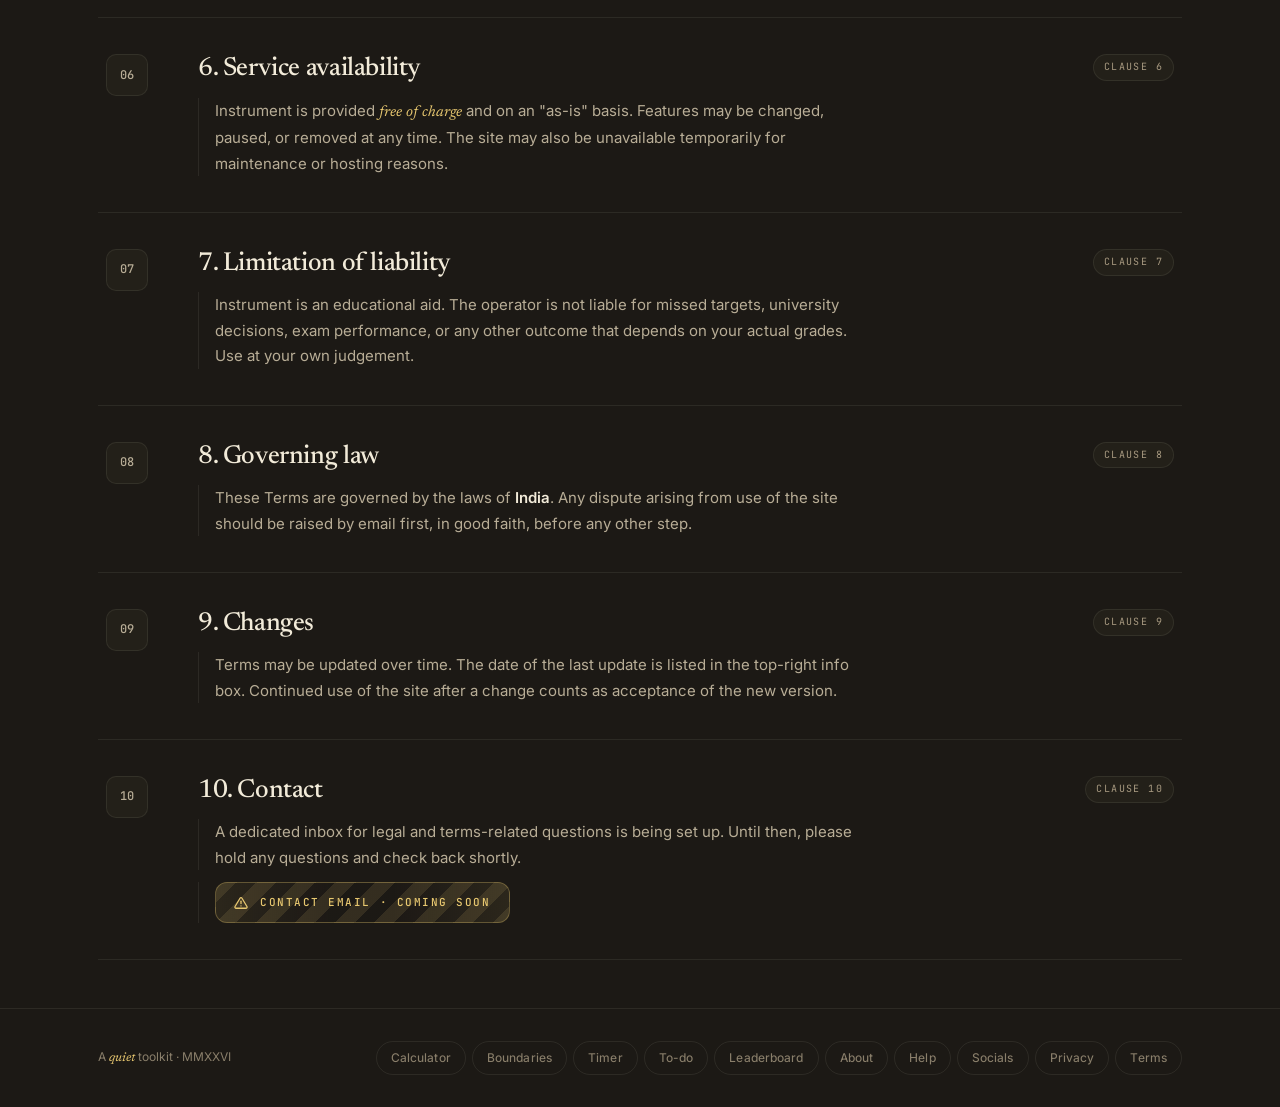
<file: terms.html>
<!DOCTYPE html>
<html lang="en" data-theme="dark">
<head>
<meta charset="UTF-8">
<meta name="viewport" content="width=device-width, initial-scale=1.0">
<link rel="icon" type="image/svg+xml" href="favicon.svg">
<meta name="theme-color" content="#1c1915">
<title>Terms of service - instrument.</title>
<link rel="preconnect" href="https://fonts.googleapis.com">
<link href="https://fonts.googleapis.com/css2?family=Newsreader:ital,opsz,wght@0,6..72,400;0,6..72,500;1,6..72,400;1,6..72,500&family=Inter:wght@300;400;450;500;600&family=JetBrains+Mono:wght@400;500&display=swap" rel="stylesheet">
<link rel="stylesheet" href="shared.css">
<style>
.legal-hero{display:grid;grid-template-columns:1.5fr 1fr;gap:3rem;align-items:start;margin-bottom:3.5rem}
@media(max-width:720px){.legal-hero{grid-template-columns:1fr;gap:2rem}}
.legal-pill{display:inline-flex;align-items:center;gap:7px;padding:5px 14px;background:var(--bg-card);border:1px solid var(--bd);border-radius:100px;font-size:11px;font-weight:500;color:var(--ink2);margin-bottom:1.5rem;letter-spacing:0.05em;text-transform:uppercase;font-family:'JetBrains Mono',monospace}
.legal-pill svg{color:var(--accent)}
.legal-title{font-family:'Newsreader',serif;font-size:clamp(48px,7vw,92px);line-height:0.98;letter-spacing:-0.035em;font-weight:400;margin-bottom:1.25rem}
.legal-title em{font-style:italic;color:var(--accent)}
.legal-sub{font-size:16px;color:var(--ink2);line-height:1.65;max-width:520px}
.legal-info{background:var(--bg-card);border:1px solid var(--bd);border-radius:16px;padding:1.5rem}
.info-block{padding:0.75rem 0;border-bottom:1px solid var(--bd)}
.info-block:last-child{border-bottom:none}
.info-label{font-family:'JetBrains Mono',monospace;font-size:10px;text-transform:uppercase;letter-spacing:0.16em;color:var(--muted);margin-bottom:6px}
.info-value{font-family:'Newsreader',serif;font-size:24px;font-weight:400;line-height:1;color:var(--ink)}
.info-value em{font-style:italic;color:var(--accent)}
.info-sub{font-family:'JetBrains Mono',monospace;font-size:10px;text-transform:uppercase;letter-spacing:0.16em;color:var(--muted);margin-top:4px}

.clauses{display:flex;flex-direction:column;border-top:1px solid var(--bd)}
.clause{display:grid;grid-template-columns:60px 1fr auto;gap:2rem;padding:2.25rem 0.5rem;border-bottom:1px solid var(--bd);align-items:start}
@media(max-width:720px){.clause{grid-template-columns:auto 1fr;gap:0.75rem 1rem}.clause-tag{grid-row:1;grid-column:2;justify-self:end}.clause-body{grid-column:1/-1}}
.clause-num{width:42px;height:42px;border-radius:10px;background:var(--bg-card);border:1px solid var(--bd);display:flex;align-items:center;justify-content:center;font-family:'JetBrains Mono',monospace;font-size:12px;font-weight:500;color:var(--ink2)}
.clause-body{padding-left:0}
.clause-title{font-family:'Newsreader',serif;font-size:26px;font-weight:500;letter-spacing:-0.015em;line-height:1.2;margin-bottom:0.75rem;color:var(--ink)}
.clause-body p{font-size:15px;color:var(--ink2);line-height:1.7;margin-bottom:0.75rem;max-width:680px;padding-left:1rem;border-left:1px solid var(--bd)}
.clause-body p:last-child{margin-bottom:0}
.clause-body ul{list-style:none;padding-left:1rem;border-left:1px solid var(--bd);margin-bottom:0.75rem}
.clause-body li{font-size:15px;color:var(--ink2);line-height:1.7;padding-left:1.25rem;position:relative;max-width:680px}
.clause-body li::before{content:'';position:absolute;left:0;top:0.75em;width:6px;height:6px;border-radius:50%;background:var(--accent);opacity:0.6}
.clause-body strong{color:var(--ink);font-weight:600}
.clause-body em{font-family:'Newsreader',serif;font-style:italic;color:var(--accent);font-weight:400}
.clause-body a{color:var(--accent);text-decoration:none;border-bottom:1px solid rgba(232,200,112,0.3);transition:border-color .15s}
.clause-body a:hover{border-bottom-color:var(--accent)}
.clause-tag{font-family:'JetBrains Mono',monospace;font-size:10px;text-transform:uppercase;letter-spacing:0.14em;color:var(--muted);padding:4px 10px;background:var(--bg-card);border:1px solid var(--bd);border-radius:100px;white-space:nowrap}
</style>
</head>
<body>

<div id="navHost"></div>

<div class="page-wrap">
  <div class="legal-hero">
    <div>
      <div class="legal-pill">
        <svg width="12" height="12" viewBox="0 0 24 24" fill="none" stroke="currentColor" stroke-width="2" stroke-linecap="round" stroke-linejoin="round"><path d="M14 2H6a2 2 0 0 0-2 2v16a2 2 0 0 0 2 2h12a2 2 0 0 0 2-2V8z"/><polyline points="14 2 14 8 20 8"/><line x1="16" y1="13" x2="8" y2="13"/><line x1="16" y1="17" x2="8" y2="17"/></svg>
        Legal
      </div>
      <h1 class="legal-title">Terms of<br><em>service</em></h1>
      <p class="legal-sub">The ground rules for using this site. Short, plain, and written to actually be read.</p>
    </div>
    <div class="legal-info">
      <div class="info-block">
        <div class="info-label">Window info</div>
        <div class="info-value">10</div>
        <div class="info-sub">Sections</div>
      </div>
      <div class="info-block">
        <div class="info-label">Last updated</div>
        <div class="info-value">April 2026</div>
      </div>
    </div>
  </div>

  <div class="clauses">
    <div class="clause">
      <div class="clause-num">01</div>
      <div class="clause-body">
        <div class="clause-title">1. Purpose</div>
        <p>Instrument is a <strong>predicted-grade calculator</strong> built to help IBDP and IBCP students estimate their grades and plan revision. It runs entirely in your browser using publicly available May 2025 grade boundary data.</p>
<p>Instrument does not guarantee any academic outcome. Your actual IB grades depend on your real exam performance and the International Baccalaureate's official marking, not this tool.</p>
      </div>
      <div class="clause-tag">clause 1</div>
    </div>
    <div class="clause">
      <div class="clause-num">02</div>
      <div class="clause-body">
        <div class="clause-title">2. Eligibility</div>
        <p>This site has no age gate and no account system. By using it, you confirm that using the site is permitted in your jurisdiction. If you are under the age where you can agree to these terms on your own, use the site only with a parent or guardian's permission.</p>
      </div>
      <div class="clause-tag">clause 2</div>
    </div>
    <div class="clause">
      <div class="clause-num">03</div>
      <div class="clause-body">
        <div class="clause-title">3. Independence</div>
        <p>Instrument is an independent project. It is <em>not</em> affiliated with, endorsed by, or sponsored by the International Baccalaureate Organization (IBO) or any school. "IBDP", "IBCP" and "IB" are trademarks of their respective owners and are used here for descriptive purposes only.</p>
      </div>
      <div class="clause-tag">clause 3</div>
    </div>
    <div class="clause">
      <div class="clause-num">04</div>
      <div class="clause-body">
        <div class="clause-title">4. Acceptable use</div>
        <ul>
<li>do not attempt to disrupt, attack, or reverse-engineer the site</li>
<li>do not use automated scrapers that place unusual load on the hosting</li>
<li>do not reproduce the site's design or code as your own</li>
<li>do not represent calculator output as an official IB prediction</li>
</ul>
      </div>
      <div class="clause-tag">clause 4</div>
    </div>
    <div class="clause">
      <div class="clause-num">05</div>
      <div class="clause-body">
        <div class="clause-title">5. Accuracy</div>
        <p>Grade boundaries and formulas are taken from the May 2025 IB grading report and verified by hand, but mistakes happen. If you find an error, report it through the <a href="socials.html">socials</a> page and it will be reviewed.</p>
<p>Always cross-check a predicted grade with your subject teacher or coordinator before making a decision that matters.</p>
      </div>
      <div class="clause-tag">clause 5</div>
    </div>
    <div class="clause">
      <div class="clause-num">06</div>
      <div class="clause-body">
        <div class="clause-title">6. Service availability</div>
        <p>Instrument is provided <em>free of charge</em> and on an "as-is" basis. Features may be changed, paused, or removed at any time. The site may also be unavailable temporarily for maintenance or hosting reasons.</p>
      </div>
      <div class="clause-tag">clause 6</div>
    </div>
    <div class="clause">
      <div class="clause-num">07</div>
      <div class="clause-body">
        <div class="clause-title">7. Limitation of liability</div>
        <p>Instrument is an educational aid. The operator is not liable for missed targets, university decisions, exam performance, or any other outcome that depends on your actual grades. Use at your own judgement.</p>
      </div>
      <div class="clause-tag">clause 7</div>
    </div>
    <div class="clause">
      <div class="clause-num">08</div>
      <div class="clause-body">
        <div class="clause-title">8. Governing law</div>
        <p>These Terms are governed by the laws of <strong>India</strong>. Any dispute arising from use of the site should be raised by email first, in good faith, before any other step.</p>
      </div>
      <div class="clause-tag">clause 8</div>
    </div>
    <div class="clause">
      <div class="clause-num">09</div>
      <div class="clause-body">
        <div class="clause-title">9. Changes</div>
        <p>Terms may be updated over time. The date of the last update is listed in the top-right info box. Continued use of the site after a change counts as acceptance of the new version.</p>
      </div>
      <div class="clause-tag">clause 9</div>
    </div>
    <div class="clause">
      <div class="clause-num">10</div>
      <div class="clause-body">
        <div class="clause-title">10. Contact</div>
        <p>A dedicated inbox for legal and terms-related questions is being set up. Until then, please hold any questions and check back shortly.</p>
        <p><span class="caution"><span class="caution-icon"><svg width="14" height="14" viewBox="0 0 24 24" fill="none" stroke="currentColor" stroke-width="2.2" stroke-linecap="round" stroke-linejoin="round"><path d="M10.29 3.86L1.82 18a2 2 0 0 0 1.71 3h16.94a2 2 0 0 0 1.71-3L13.71 3.86a2 2 0 0 0-3.42 0z"/><line x1="12" y1="9" x2="12" y2="13"/><line x1="12" y1="17" x2="12.01" y2="17"/></svg></span><span class="caution-text">Contact email &middot; coming soon</span></span></p>
      </div>
      <div class="clause-tag">clause 10</div>
    </div>
  </div>
</div>

<div id="footHost"></div>

<script src="https://accounts.google.com/gsi/client" async defer></script>
<script src="shared.js"></script>
<script>
document.getElementById('navHost').innerHTML=buildNav('terms.html');
document.getElementById('footHost').innerHTML=buildFooter();
</script>
</body>
</html>
</file>
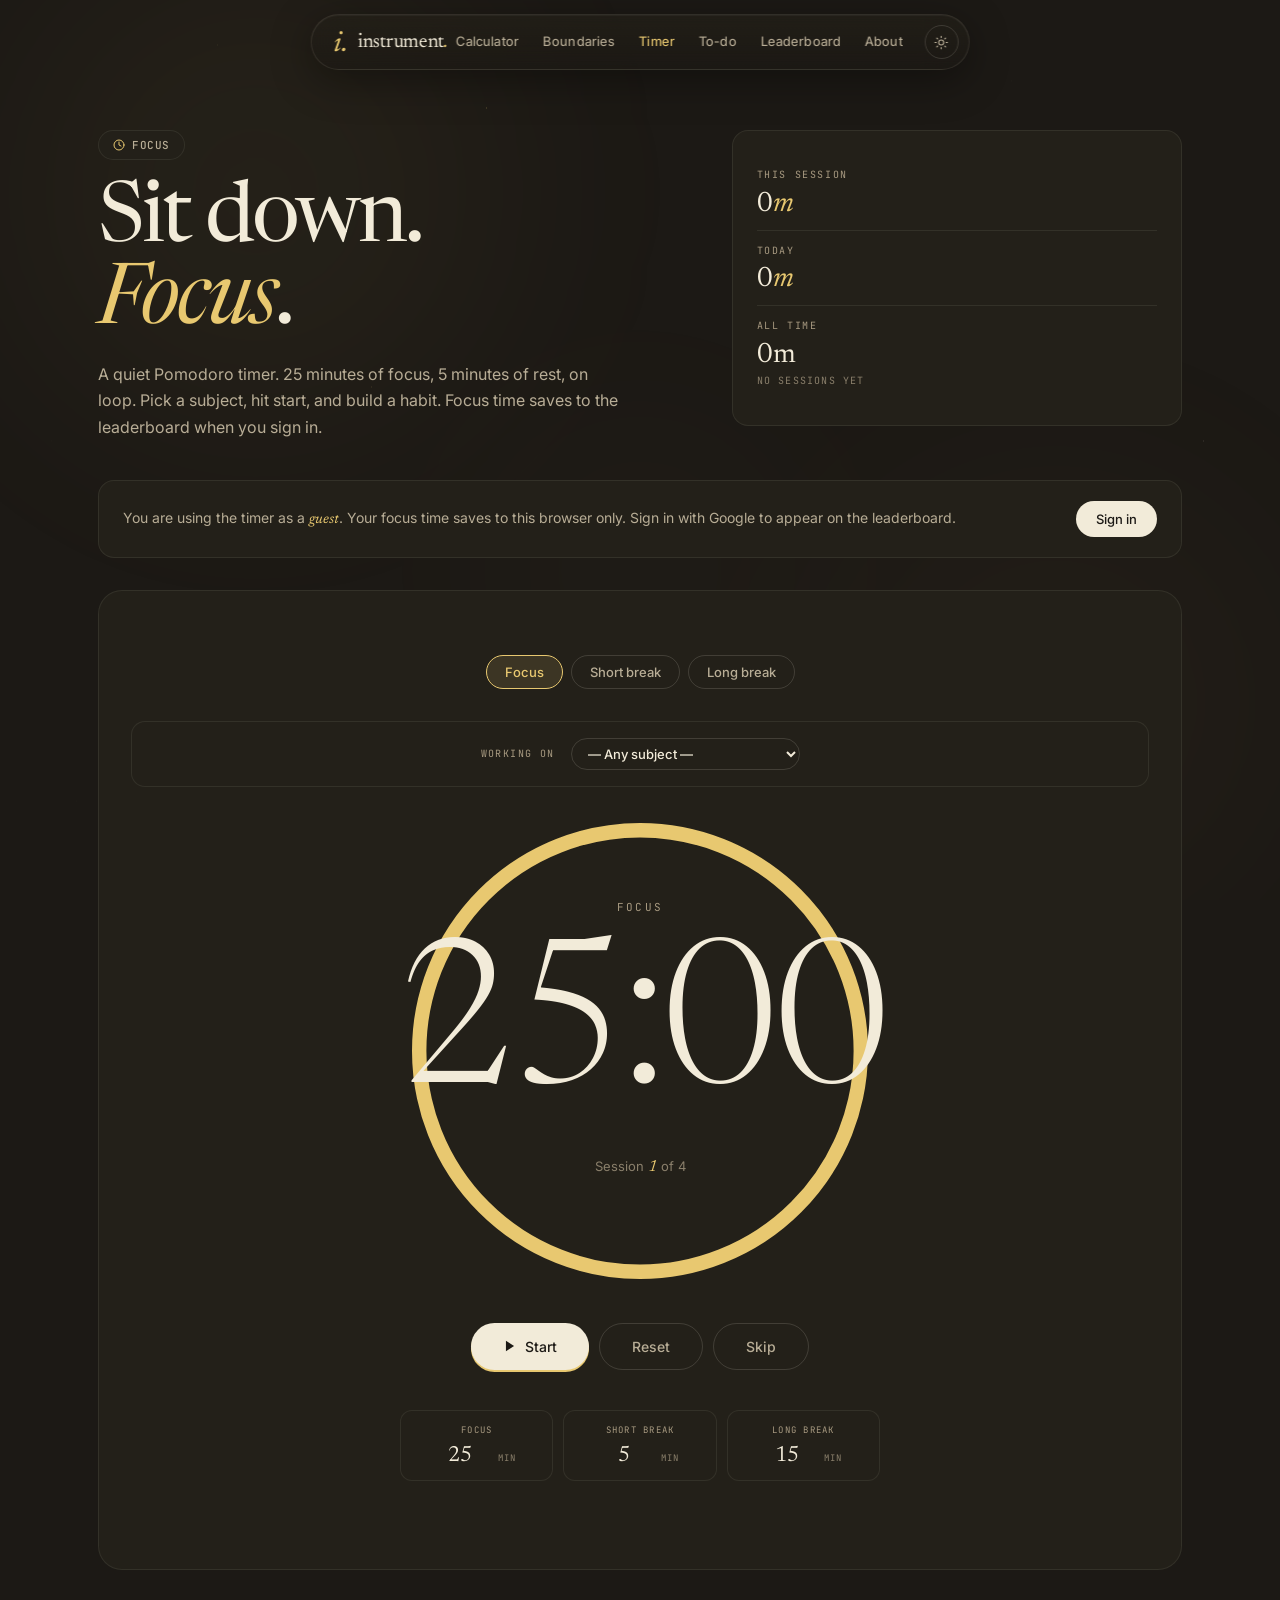
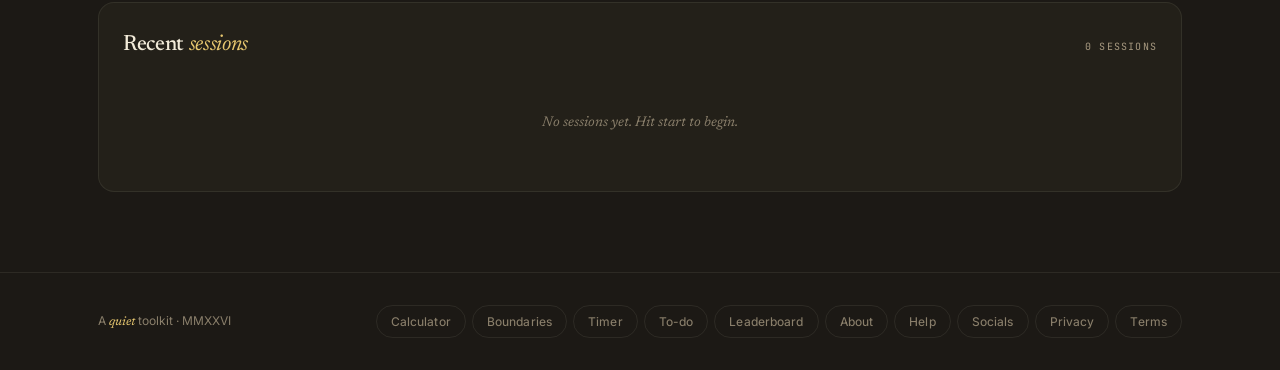
<file: timer.html>
<!DOCTYPE html>
<html lang="en" data-theme="dark">
<head>
<meta charset="UTF-8">
<meta name="viewport" content="width=device-width, initial-scale=1.0">
<link rel="icon" type="image/svg+xml" href="favicon.svg">
<meta name="theme-color" content="#1c1915">
<meta name="description" content="Pomodoro focus timer for IB students. Track your focus sessions and compete on the leaderboard.">
<title>Focus Timer - instrument.</title>
<link rel="preconnect" href="https://fonts.googleapis.com">
<link href="https://fonts.googleapis.com/css2?family=Newsreader:ital,opsz,wght@0,6..72,400;0,6..72,500;1,6..72,400;1,6..72,500&family=Inter:wght@300;400;450;500;600&family=JetBrains+Mono:wght@400;500;600&display=swap" rel="stylesheet">
<link rel="stylesheet" href="shared.css">
<style>
.t-hero{display:grid;grid-template-columns:1.3fr 1fr;gap:3rem;align-items:start;margin-bottom:2.5rem}
@media(max-width:720px){.t-hero{grid-template-columns:1fr;gap:1.5rem}}
.t-pill{display:inline-flex;align-items:center;gap:7px;padding:5px 14px;background:var(--bg-card);border:1px solid var(--bd);border-radius:100px;font-size:11px;font-weight:500;color:var(--ink2);margin-bottom:1.25rem;letter-spacing:0.05em;text-transform:uppercase;font-family:'JetBrains Mono',monospace}
.t-pill svg{color:var(--accent)}
.t-title{font-family:'Newsreader',serif;font-size:clamp(48px,7vw,84px);line-height:0.98;letter-spacing:-0.035em;font-weight:400;margin-bottom:1rem}
.t-title em{font-style:italic;color:var(--accent)}
.t-sub{font-size:16px;color:var(--ink2);line-height:1.65;max-width:520px}

.t-stats{background:var(--bg-card);border:1px solid var(--bd);border-radius:16px;padding:1.5rem}
.t-stat{padding:0.75rem 0;border-bottom:1px solid var(--bd)}
.t-stat:last-child{border-bottom:none}
.t-stat-lbl{font-family:'JetBrains Mono',monospace;font-size:10px;text-transform:uppercase;letter-spacing:0.16em;color:var(--muted);margin-bottom:6px}
.t-stat-val{font-family:'Newsreader',serif;font-size:28px;font-weight:400;line-height:1;color:var(--ink)}
.t-stat-val em{font-style:italic;color:var(--accent)}
.t-stat-sub{font-family:'JetBrains Mono',monospace;font-size:10px;text-transform:uppercase;letter-spacing:0.12em;color:var(--ink3);margin-top:4px}

.timer-card{background:var(--bg-card);border:1px solid var(--bd);border-radius:24px;padding:clamp(2rem,5vw,4rem) 2rem;margin-bottom:2rem;text-align:center;position:relative;overflow:hidden}
.timer-mode-row{display:flex;justify-content:center;gap:8px;margin-bottom:2rem;flex-wrap:wrap}
.timer-mode{padding:8px 18px;border-radius:100px;border:1px solid var(--bd2);background:transparent;color:var(--ink2);font-family:'Inter',sans-serif;font-size:13px;font-weight:500;cursor:pointer;transition:all 0.15s}
.timer-mode:hover{background:var(--bg2);color:var(--ink)}
.timer-mode:active{transform:scale(0.96);transition-duration:0.06s}
.timer-mode.active{background:var(--accent-bg);color:var(--accent);border-color:var(--accent)}

.timer-display{font-family:'Newsreader',serif;font-weight:300;font-size:clamp(96px,20vw,200px);line-height:0.95;letter-spacing:-0.04em;color:var(--ink);font-variant-numeric:tabular-nums;margin:1rem 0}
.timer-display.running{color:var(--accent)}
.timer-label{font-family:'JetBrains Mono',monospace;font-size:11px;letter-spacing:0.2em;text-transform:uppercase;color:var(--muted);margin-bottom:0.5rem}
.timer-session{font-family:'Inter',sans-serif;font-size:13px;color:var(--ink3);margin-top:0.5rem;margin-bottom:2rem}
.timer-session em{font-style:italic;color:var(--accent);font-family:'Newsreader',serif;font-size:16px}

.timer-actions{display:flex;justify-content:center;gap:10px;flex-wrap:wrap;margin-top:1.5rem}
.timer-btn{padding:14px 32px;border-radius:100px;border:none;font-family:'Inter',sans-serif;font-size:14px;font-weight:500;cursor:pointer;transition:all 0.18s cubic-bezier(0.34,1.56,0.64,1);display:inline-flex;align-items:center;gap:8px}
.timer-btn:active{transform:scale(0.96);transition-duration:0.06s}
.timer-btn-primary{background:var(--ink);color:var(--bg);box-shadow:0 2px 0 0 var(--accent)}
.timer-btn-primary:hover{transform:translateY(-2px);box-shadow:0 4px 0 0 var(--accent)}
.timer-btn-primary:active{transform:translateY(1px) scale(0.97)}
.timer-btn-ghost{background:transparent;color:var(--ink2);border:1px solid var(--bd2)}
.timer-btn-ghost:hover{background:var(--bg2);color:var(--ink);border-color:var(--ink3)}

.ring-wrap{position:relative;width:100%;max-width:480px;margin:0 auto;aspect-ratio:1}
.ring-svg{width:100%;height:100%;transform:rotate(-90deg)}
.ring-bg{fill:none;stroke:var(--bd);stroke-width:2}
.ring-fg{fill:none;stroke:var(--accent);stroke-width:3;stroke-linecap:round;transition:stroke-dashoffset 1s linear}
.ring-content{position:absolute;inset:0;display:flex;flex-direction:column;align-items:center;justify-content:center}

.subj-picker{background:var(--bg2);border:1px solid var(--bd);border-radius:14px;padding:1rem 1.25rem;margin-bottom:1.5rem;display:flex;align-items:center;gap:1rem;flex-wrap:wrap;justify-content:center}
.subj-picker-lbl{font-family:'JetBrains Mono',monospace;font-size:10px;text-transform:uppercase;letter-spacing:0.14em;color:var(--muted)}
.subj-select{background:transparent;border:1px solid var(--bd2);color:var(--ink);padding:6px 12px;border-radius:100px;font-family:'Inter',sans-serif;font-size:13px;font-weight:500;cursor:pointer;outline:none;min-width:180px}
.subj-select:focus{border-color:var(--accent)}
.subj-select option{background:var(--bg-card);color:var(--ink)}

.timer-settings{display:grid;grid-template-columns:1fr 1fr 1fr;gap:10px;max-width:480px;margin:2.5rem auto 1.5rem}
@media(max-width:540px){.timer-settings{grid-template-columns:1fr}}
.setting-box{background:var(--bg2);border:1px solid var(--bd);border-radius:12px;padding:12px;text-align:center}
.setting-lbl{font-family:'JetBrains Mono',monospace;font-size:9px;text-transform:uppercase;letter-spacing:0.14em;color:var(--muted);margin-bottom:6px}
.setting-input{background:transparent;border:none;color:var(--ink);font-family:'Newsreader',serif;font-size:22px;font-weight:400;width:60px;text-align:center;outline:none}
.setting-input:focus{color:var(--accent)}
.setting-sub{font-family:'JetBrains Mono',monospace;font-size:9px;color:var(--ink3);margin-top:2px;text-transform:uppercase;letter-spacing:0.1em}

.history-card{background:var(--bg-card);border:1px solid var(--bd);border-radius:16px;padding:1.5rem;margin-bottom:2rem}
.history-head{display:flex;align-items:baseline;justify-content:space-between;margin-bottom:1rem;gap:1rem;flex-wrap:wrap}
.history-title{font-family:'Newsreader',serif;font-size:22px;font-weight:500;letter-spacing:-0.015em}
.history-title em{font-style:italic;color:var(--accent);font-weight:400}
.history-count{font-family:'JetBrains Mono',monospace;font-size:10px;color:var(--muted);letter-spacing:0.12em;text-transform:uppercase}
.history-list{display:flex;flex-direction:column;gap:6px;max-height:320px;overflow-y:auto}
.history-item{display:grid;grid-template-columns:auto 1fr auto auto;gap:12px;align-items:center;padding:10px 12px;border-radius:10px;background:var(--bg2);font-size:13px}
.history-subj{font-family:'Newsreader',serif;font-size:15px;color:var(--ink);font-weight:500}
.history-subj em{font-style:italic;color:var(--accent);font-weight:400}
.history-when{font-family:'JetBrains Mono',monospace;font-size:10px;color:var(--ink3);letter-spacing:0.05em}
.history-dur{font-family:'Newsreader',serif;font-size:18px;color:var(--accent);font-style:italic}
.history-bullet{width:8px;height:8px;border-radius:50%;background:var(--accent)}
.history-empty{text-align:center;color:var(--ink3);font-family:'Newsreader',serif;font-style:italic;padding:2rem 1rem;font-size:14px}

.sign-in-nudge{background:var(--bg-card);border:1px solid var(--bd);border-radius:16px;padding:1.25rem 1.5rem;display:flex;align-items:center;justify-content:space-between;gap:1rem;flex-wrap:wrap;margin-bottom:2rem}
.sign-in-nudge-text{font-size:14px;color:var(--ink2);line-height:1.5}
.sign-in-nudge-text em{font-style:italic;color:var(--accent);font-family:'Newsreader',serif}
.nudge-btn{padding:10px 20px;background:var(--ink);color:var(--bg);border:none;border-radius:100px;font-family:'Inter',sans-serif;font-size:13px;font-weight:500;cursor:pointer;transition:all 0.15s;white-space:nowrap}
.nudge-btn:hover{background:var(--accent)}
.nudge-btn:active{transform:scale(0.96)}
</style>
</head>
<body>

<div id="navHost"></div>

<div class="page-wrap">

  <div class="t-hero">
    <div>
      <div class="t-pill">
        <svg width="12" height="12" viewBox="0 0 24 24" fill="none" stroke="currentColor" stroke-width="2" stroke-linecap="round"><circle cx="12" cy="12" r="10"/><polyline points="12 6 12 12 16 14"/></svg>
        Focus
      </div>
      <h1 class="t-title">Sit down.<br><em>Focus</em>.</h1>
      <p class="t-sub">A quiet Pomodoro timer. 25 minutes of focus, 5 minutes of rest, on loop. Pick a subject, hit start, and build a habit. Focus time saves to the leaderboard when you sign in.</p>
    </div>
    <div class="t-stats">
      <div class="t-stat">
        <div class="t-stat-lbl">This session</div>
        <div class="t-stat-val"><span id="statSession">0</span><em>m</em></div>
      </div>
      <div class="t-stat">
        <div class="t-stat-lbl">Today</div>
        <div class="t-stat-val"><span id="statToday">0</span><em>m</em></div>
      </div>
      <div class="t-stat">
        <div class="t-stat-lbl">All time</div>
        <div class="t-stat-val"><span id="statTotal">0m</span></div>
        <div class="t-stat-sub" id="statTotalSub">no sessions yet</div>
      </div>
    </div>
  </div>

  <div id="nudgeBox" class="sign-in-nudge" style="display:none">
    <div class="sign-in-nudge-text">You are using the timer as a <em>guest</em>. Your focus time saves to this browser only. Sign in with Google to appear on the leaderboard.</div>
    <button class="nudge-btn" onclick="openAuthModal()">Sign in</button>
  </div>

  <div class="timer-card">
    <div class="timer-mode-row">
      <button class="timer-mode active" data-mode="focus" onclick="setMode('focus')">Focus</button>
      <button class="timer-mode" data-mode="short" onclick="setMode('short')">Short break</button>
      <button class="timer-mode" data-mode="long" onclick="setMode('long')">Long break</button>
    </div>

    <div class="subj-picker">
      <span class="subj-picker-lbl">Working on</span>
      <select class="subj-select" id="subjSelect"><option value="">&mdash; Any subject &mdash;</option></select>
    </div>

    <div class="ring-wrap">
      <svg class="ring-svg" viewBox="0 0 100 100">
        <circle class="ring-bg" cx="50" cy="50" r="46"/>
        <circle id="ringFg" class="ring-fg" cx="50" cy="50" r="46" stroke-dasharray="289" stroke-dashoffset="0"/>
      </svg>
      <div class="ring-content">
        <div class="timer-label" id="timerLabel">Focus</div>
        <div class="timer-display" id="timerDisplay">25:00</div>
        <div class="timer-session">Session <em id="sessionCount">1</em> of 4</div>
      </div>
    </div>

    <div class="timer-actions">
      <button class="timer-btn timer-btn-primary" id="startBtn" onclick="toggleTimer()">
        <svg id="startIcon" width="14" height="14" viewBox="0 0 24 24" fill="currentColor"><polygon points="5 3 19 12 5 21 5 3"/></svg>
        <span id="startLabel">Start</span>
      </button>
      <button class="timer-btn timer-btn-ghost" onclick="resetTimer()">Reset</button>
      <button class="timer-btn timer-btn-ghost" onclick="skipSession()">Skip</button>
    </div>

    <div class="timer-settings">
      <div class="setting-box">
        <div class="setting-lbl">Focus</div>
        <input type="number" class="setting-input" id="focusMin" value="25" min="1" max="120" onchange="onSettingChange()"><span class="setting-sub">min</span>
      </div>
      <div class="setting-box">
        <div class="setting-lbl">Short break</div>
        <input type="number" class="setting-input" id="shortMin" value="5" min="1" max="60" onchange="onSettingChange()"><span class="setting-sub">min</span>
      </div>
      <div class="setting-box">
        <div class="setting-lbl">Long break</div>
        <input type="number" class="setting-input" id="longMin" value="15" min="1" max="60" onchange="onSettingChange()"><span class="setting-sub">min</span>
      </div>
    </div>
  </div>

  <div class="history-card">
    <div class="history-head">
      <div class="history-title">Recent <em>sessions</em></div>
      <div class="history-count" id="historyCount">0 sessions</div>
    </div>
    <div class="history-list" id="historyList"></div>
  </div>

</div>

<div id="footHost"></div>

<script src="https://accounts.google.com/gsi/client" async defer></script>
<script src="shared.js"></script>
<script>
document.getElementById('navHost').innerHTML = buildNav('timer.html');
document.getElementById('footHost').innerHTML = buildFooter();

const timer = {
  mode: 'focus',
  durations: { focus: 25*60, short: 5*60, long: 15*60 },
  remaining: 25*60,
  interval: null,
  running: false,
  session: 1,
  sessionStart: null,
  sessionMinutes: 0,
};
const RING_CIRC = 2 * Math.PI * 46;

function populateSubjects(){
  const sel = document.getElementById('subjSelect');
  const frag = document.createDocumentFragment();
  try {
    const calc = JSON.parse(localStorage.getItem('instrument_calc_state') || '{}');
    if (calc.subs && calc.subs.length){
      const og = document.createElement('optgroup');
      og.label = 'Your subjects';
      calc.subs.forEach(s => { if (s.name){ const o = document.createElement('option'); o.value = s.name; o.textContent = s.name; og.appendChild(o); }});
      if (og.children.length) frag.appendChild(og);
    }
  } catch(e){}
  const og2 = document.createElement('optgroup');
  og2.label = 'All subjects';
  Object.keys(BOUNDS || {}).sort().forEach(n => { const o = document.createElement('option'); o.value = n; o.textContent = n; og2.appendChild(o); });
  frag.appendChild(og2);
  sel.appendChild(frag);
  const last = localStorage.getItem('timer_last_subject');
  if (last) sel.value = last;
  sel.addEventListener('change', () => localStorage.setItem('timer_last_subject', sel.value));
}
populateSubjects();

function setMode(m){
  if (timer.running && !confirm('Timer is running. Switch mode anyway?')) return;
  timer.mode = m;
  timer.remaining = timer.durations[m];
  document.querySelectorAll('.timer-mode').forEach(b => b.classList.toggle('active', b.dataset.mode === m));
  document.getElementById('timerLabel').textContent = m === 'focus' ? 'Focus' : (m === 'short' ? 'Short break' : 'Long break');
  stopInterval();
  timer.running = false;
  updateStartLabel();
  render();
}

function onSettingChange(){
  const f = Math.max(1, Math.min(120, parseInt(document.getElementById('focusMin').value) || 25));
  const s = Math.max(1, Math.min(60, parseInt(document.getElementById('shortMin').value) || 5));
  const l = Math.max(1, Math.min(60, parseInt(document.getElementById('longMin').value) || 15));
  timer.durations = { focus: f*60, short: s*60, long: l*60 };
  if (!timer.running) { timer.remaining = timer.durations[timer.mode]; render(); }
  try { localStorage.setItem('timer_settings', JSON.stringify({f, s, l})); } catch(e){}
}

(function loadSettings(){
  try {
    const saved = JSON.parse(localStorage.getItem('timer_settings') || '{}');
    if (saved.f) document.getElementById('focusMin').value = saved.f;
    if (saved.s) document.getElementById('shortMin').value = saved.s;
    if (saved.l) document.getElementById('longMin').value = saved.l;
    onSettingChange();
  } catch(e){}
})();

function toggleTimer(){ timer.running ? pauseTimer() : startTimer(); }

function startTimer(){
  if (timer.running) return;
  timer.running = true;
  if (timer.mode === 'focus' && !timer.sessionStart) timer.sessionStart = Date.now();
  document.getElementById('timerDisplay').classList.add('running');
  updateStartLabel();
  timer.interval = setInterval(tick, 1000);
}

function pauseTimer(){
  if (!timer.running) return;
  timer.running = false;
  stopInterval();
  document.getElementById('timerDisplay').classList.remove('running');
  updateStartLabel();
}

function stopInterval(){ if (timer.interval){ clearInterval(timer.interval); timer.interval = null; }}

function resetTimer(){
  pauseTimer();
  timer.remaining = timer.durations[timer.mode];
  timer.sessionStart = null;
  render();
}

function skipSession(){ pauseTimer(); completeSession(false); }

function tick(){
  timer.remaining -= 1;
  if (timer.remaining <= 0){ timer.remaining = 0; render(); completeSession(true); return; }
  render();
}

function updateStartLabel(){
  const label = document.getElementById('startLabel');
  const icon = document.getElementById('startIcon');
  if (timer.running){
    label.textContent = 'Pause';
    icon.innerHTML = '<rect x="6" y="4" width="4" height="16"/><rect x="14" y="4" width="4" height="16"/>';
  } else {
    label.textContent = timer.remaining < timer.durations[timer.mode] ? 'Resume' : 'Start';
    icon.innerHTML = '<polygon points="5 3 19 12 5 21 5 3"/>';
  }
}

function completeSession(natural){
  stopInterval();
  document.getElementById('timerDisplay').classList.remove('running');

  if (timer.mode === 'focus' && timer.sessionStart){
    const elapsedSec = Math.max(0, timer.durations.focus - timer.remaining);
    const minutes = Math.round(elapsedSec / 60);
    if (minutes >= 1){
      recordFocusSession(minutes, document.getElementById('subjSelect').value || '');
      timer.sessionMinutes += minutes;
    }
    timer.sessionStart = null;
  }

  if (natural && timer.mode === 'focus'){
    timer.session += 1;
    document.getElementById('sessionCount').textContent = timer.session;
    const nextMode = timer.session % 4 === 0 ? 'long' : 'short';
    setMode(nextMode);
    tryNotify(nextMode === 'long' ? 'Long break' : 'Short break', 'Nice. Time to rest.');
  } else if (natural){
    setMode('focus');
    tryNotify('Break over', 'Back to focus.');
  } else {
    timer.remaining = timer.durations[timer.mode];
  }
  timer.running = false;
  updateStartLabel();
  render();
  renderStats();
  renderHistory();
}

function tryNotify(title, body){
  try {
    if (typeof Notification !== 'undefined'){
      if (Notification.permission === 'granted') new Notification(title, { body, icon: 'favicon.svg' });
      else if (Notification.permission !== 'denied') Notification.requestPermission();
    }
    const Ctx = window.AudioContext || window.webkitAudioContext;
    if (Ctx){
      const ctx = new Ctx();
      const o = ctx.createOscillator();
      const g = ctx.createGain();
      o.connect(g); g.connect(ctx.destination);
      o.frequency.value = 660; g.gain.value = 0.05;
      o.start(); o.stop(ctx.currentTime + 0.18);
    }
  } catch(e){}
}

function getSessions(){ try { return JSON.parse(localStorage.getItem('focus_sessions') || '[]'); } catch(e){ return []; } }
function saveSessions(arr){ try { localStorage.setItem('focus_sessions', JSON.stringify(arr.slice(-500))); } catch(e){} }

function recordFocusSession(minutes, subject){
  const arr = getSessions();
  arr.push({ minutes, subject, at: Date.now(), user: AUTH.user ? (AUTH.user.email || AUTH.user.name) : 'guest', kind: AUTH.user ? AUTH.user.kind : 'anonymous' });
  saveSessions(arr);

  if (AUTH.isGoogle()){
    try {
      const lb = JSON.parse(localStorage.getItem('leaderboard_local') || '{}');
      const id = AUTH.user.sub || AUTH.user.email;
      if (!lb[id]) lb[id] = { name: AUTH.user.name, picture: AUTH.user.picture, minutes: 0, lastAt: 0, sessions: 0 };
      lb[id].minutes += minutes;
      lb[id].sessions = (lb[id].sessions || 0) + 1;
      lb[id].lastAt = Date.now();
      lb[id].name = AUTH.user.name;
      lb[id].picture = AUTH.user.picture;
      localStorage.setItem('leaderboard_local', JSON.stringify(lb));
    } catch(e){}
  }
}

function render(){
  const m = Math.floor(timer.remaining / 60);
  const s = timer.remaining % 60;
  const txt = String(m).padStart(2,'0') + ':' + String(s).padStart(2,'0');
  document.getElementById('timerDisplay').textContent = txt;
  const total = timer.durations[timer.mode];
  const progress = 1 - (timer.remaining / total);
  document.getElementById('ringFg').style.strokeDashoffset = RING_CIRC * progress;
  document.title = txt + ' - ' + (timer.mode === 'focus' ? 'Focus' : 'Break') + ' - instrument.';
}

function renderStats(){
  const sessions = getSessions();
  const todayStart = new Date(); todayStart.setHours(0,0,0,0);
  let today = 0, total = 0;
  sessions.forEach(s => { total += s.minutes; if (s.at >= todayStart.getTime()) today += s.minutes; });
  document.getElementById('statSession').textContent = timer.sessionMinutes;
  document.getElementById('statToday').textContent = today;
  const h = Math.floor(total / 60), mm = total % 60;
  document.getElementById('statTotal').textContent = h > 0 ? (h + 'h') : (mm + 'm');
  document.getElementById('statTotalSub').textContent = h > 0 ? ('and ' + mm + ' minutes') : (sessions.length ? ('across ' + sessions.length + ' session' + (sessions.length === 1 ? '' : 's')) : 'no sessions yet');
}

function renderHistory(){
  const list = document.getElementById('historyList');
  const count = document.getElementById('historyCount');
  const sessions = getSessions().slice().reverse();
  count.textContent = sessions.length + ' session' + (sessions.length === 1 ? '' : 's');
  if (!sessions.length){
    list.innerHTML = '<div class="history-empty">No sessions yet. Hit start to begin.</div>';
    return;
  }
  list.innerHTML = sessions.slice(0, 30).map(s => {
    const when = formatWhen(s.at);
    const subjDisplay = s.subject ? s.subject.replace(/ (HL|SL)$/, ' <em>$1</em>') : '<em>General focus</em>';
    return '<div class="history-item"><div class="history-bullet"></div><div class="history-subj">' + subjDisplay + '</div><div class="history-when">' + when + '</div><div class="history-dur">' + s.minutes + 'm</div></div>';
  }).join('');
}

function formatWhen(ts){
  const diff = Date.now() - ts;
  if (diff < 60*1000) return 'just now';
  if (diff < 60*60*1000) return Math.floor(diff / 60000) + ' min ago';
  if (diff < 24*60*60*1000) return Math.floor(diff / 3600000) + ' hr ago';
  return new Date(ts).toLocaleDateString(undefined, { month: 'short', day: 'numeric' });
}

function refreshNudge(){
  const nudge = document.getElementById('nudgeBox');
  nudge.style.display = AUTH.isGoogle() ? 'none' : 'flex';
}

AUTH.onChange(refreshNudge);
render();
renderStats();
renderHistory();
setInterval(renderStats, 30000);

document.addEventListener('visibilitychange', () => { if (!document.hidden) { renderStats(); renderHistory(); }});
window.addEventListener('beforeunload', (e) => { if (timer.running){ e.preventDefault(); e.returnValue = ''; }});
</script>
</body>
</html>
</file>
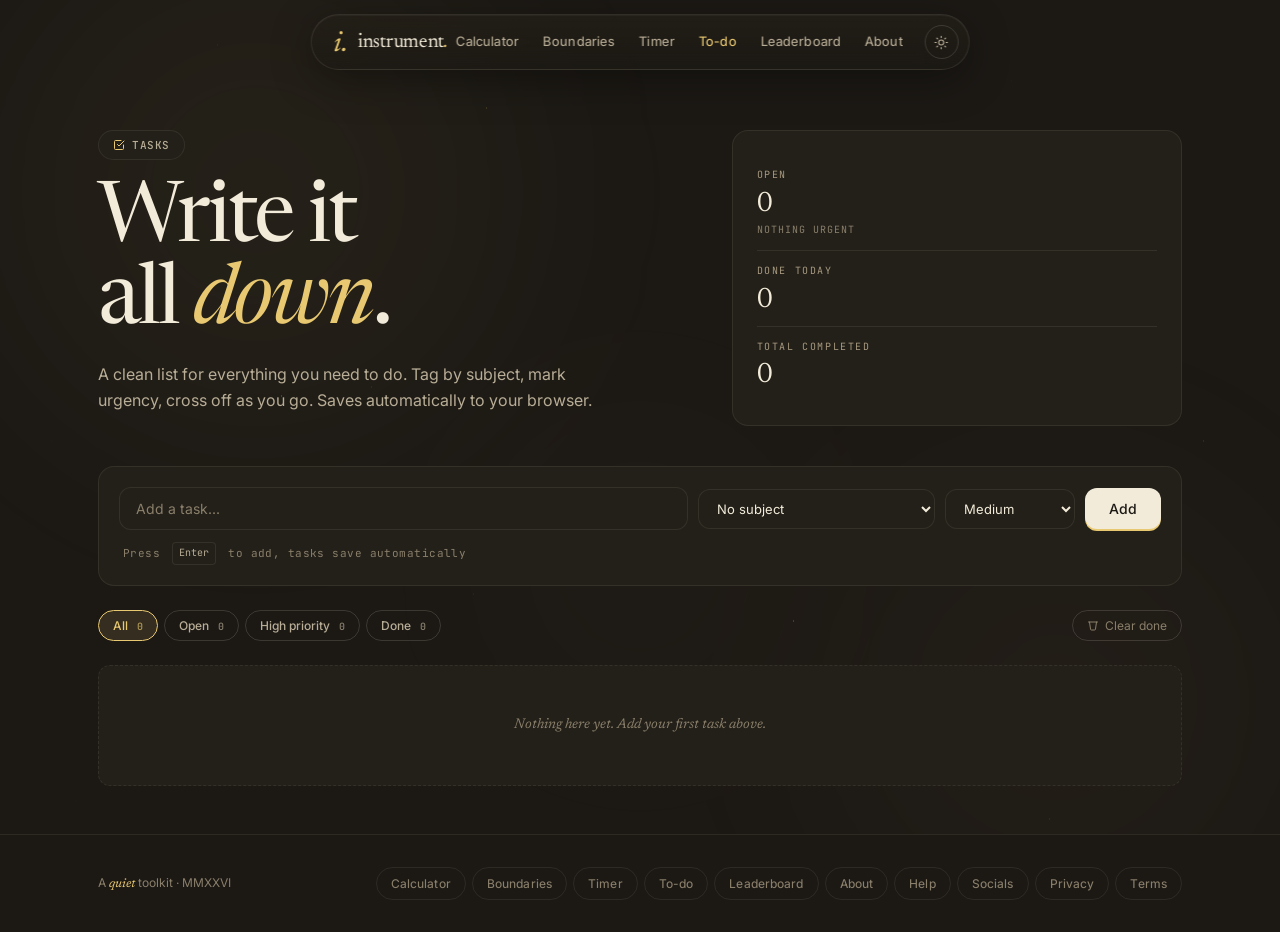
<file: todo.html>
<!DOCTYPE html>
<html lang="en" data-theme="dark">
<head>
<meta charset="UTF-8">
<meta name="viewport" content="width=device-width, initial-scale=1.0">
<link rel="icon" type="image/svg+xml" href="favicon.svg">
<meta name="theme-color" content="#1c1915">
<meta name="description" content="A simple to-do list for IB students. Tag tasks by subject, set priorities, stay on top of work.">
<title>To-do - instrument.</title>
<link rel="preconnect" href="https://fonts.googleapis.com">
<link href="https://fonts.googleapis.com/css2?family=Newsreader:ital,opsz,wght@0,6..72,400;0,6..72,500;1,6..72,400;1,6..72,500&family=Inter:wght@300;400;450;500;600&family=JetBrains+Mono:wght@400;500&display=swap" rel="stylesheet">
<link rel="stylesheet" href="shared.css">
<style>
.td-hero{display:grid;grid-template-columns:1.3fr 1fr;gap:3rem;align-items:start;margin-bottom:2.5rem}
@media(max-width:720px){.td-hero{grid-template-columns:1fr;gap:1.5rem}}
.td-pill{display:inline-flex;align-items:center;gap:7px;padding:5px 14px;background:var(--bg-card);border:1px solid var(--bd);border-radius:100px;font-size:11px;font-weight:500;color:var(--ink2);margin-bottom:1.25rem;letter-spacing:0.05em;text-transform:uppercase;font-family:'JetBrains Mono',monospace}
.td-pill svg{color:var(--accent)}
.td-title{font-family:'Newsreader',serif;font-size:clamp(48px,7vw,84px);line-height:0.98;letter-spacing:-0.035em;font-weight:400;margin-bottom:1rem}
.td-title em{font-style:italic;color:var(--accent)}
.td-sub{font-size:16px;color:var(--ink2);line-height:1.65;max-width:520px}

.td-stats{background:var(--bg-card);border:1px solid var(--bd);border-radius:16px;padding:1.5rem}
.td-stat{padding:0.75rem 0;border-bottom:1px solid var(--bd)}
.td-stat:last-child{border-bottom:none}
.td-stat-lbl{font-family:'JetBrains Mono',monospace;font-size:10px;text-transform:uppercase;letter-spacing:0.16em;color:var(--muted);margin-bottom:6px}
.td-stat-val{font-family:'Newsreader',serif;font-size:28px;font-weight:400;line-height:1;color:var(--ink)}
.td-stat-val em{font-style:italic;color:var(--accent)}
.td-stat-sub{font-family:'JetBrains Mono',monospace;font-size:10px;letter-spacing:0.1em;color:var(--ink3);margin-top:4px;text-transform:uppercase}

.add-card{background:var(--bg-card);border:1px solid var(--bd);border-radius:16px;padding:1.25rem;margin-bottom:1.5rem}
.add-row{display:grid;grid-template-columns:1fr auto auto auto;gap:10px;align-items:center}
@media(max-width:720px){.add-row{grid-template-columns:1fr 1fr;gap:8px}.add-input{grid-column:1/-1}}
.add-input{background:var(--bg2);border:1px solid var(--bd);color:var(--ink);padding:12px 16px;border-radius:12px;font-family:'Inter',sans-serif;font-size:14px;outline:none;transition:all 0.15s}
.add-input:focus{border-color:var(--accent);background:var(--bg3)}
.add-input::placeholder{color:var(--ink3)}
.add-select{background:var(--bg2);border:1px solid var(--bd);color:var(--ink);padding:10px 14px;border-radius:12px;font-family:'Inter',sans-serif;font-size:13px;cursor:pointer;outline:none;min-width:130px}
.add-select:focus{border-color:var(--accent)}
.add-select option{background:var(--bg-card);color:var(--ink)}
.add-btn{background:var(--ink);color:var(--bg);border:none;padding:12px 24px;border-radius:12px;font-family:'Inter',sans-serif;font-size:14px;font-weight:500;cursor:pointer;transition:all 0.18s cubic-bezier(0.34,1.56,0.64,1);box-shadow:0 2px 0 0 var(--accent)}
.add-btn:hover{transform:translateY(-2px);box-shadow:0 4px 0 0 var(--accent)}
.add-btn:active{transform:translateY(1px) scale(0.97)}

.filter-row{display:flex;gap:6px;flex-wrap:wrap;margin-bottom:1.5rem}
.filter-pill{padding:7px 14px;border-radius:100px;border:1px solid var(--bd2);background:transparent;color:var(--ink2);font-family:'Inter',sans-serif;font-size:12px;font-weight:500;cursor:pointer;transition:all 0.15s}
.filter-pill:hover{background:var(--bg2);color:var(--ink)}
.filter-pill.active{background:var(--accent-bg);color:var(--accent);border-color:var(--accent)}
.filter-pill .count{margin-left:6px;font-family:'JetBrains Mono',monospace;font-size:10px;opacity:0.7}

.todo-group{margin-bottom:2rem}
.todo-group-head{display:flex;align-items:baseline;gap:10px;margin-bottom:0.75rem;padding-bottom:0.5rem;border-bottom:1px solid var(--bd)}
.todo-group-head:first-child{margin-top:0}
.todo-group-title{font-family:'Newsreader',serif;font-size:20px;font-weight:500;color:var(--ink);letter-spacing:-0.015em}
.todo-group-title em{font-style:italic;color:var(--accent);font-weight:400}
.todo-group-count{font-family:'JetBrains Mono',monospace;font-size:10px;color:var(--muted);letter-spacing:0.12em;text-transform:uppercase;margin-left:auto}

.todo-list{display:flex;flex-direction:column;gap:6px}

.todo-item{background:var(--bg-card);border:1px solid var(--bd);border-radius:12px;padding:14px 16px;display:grid;grid-template-columns:auto 1fr auto auto;gap:12px;align-items:center;transition:all 0.2s}
.todo-item:hover{border-color:var(--bd2)}
.todo-item.done{opacity:0.55}
.todo-item.done .todo-text{text-decoration:line-through;color:var(--ink3)}
.todo-item.priority-high{border-left:3px solid #d68a6f}
.todo-item.priority-med{border-left:3px solid var(--accent)}
.todo-item.priority-low{border-left:3px solid var(--ink3)}

.todo-check{width:22px;height:22px;border-radius:50%;border:1.5px solid var(--bd2);background:transparent;cursor:pointer;transition:all 0.15s;display:flex;align-items:center;justify-content:center;color:var(--bg);flex-shrink:0}
.todo-check:hover{border-color:var(--accent)}
.todo-check.checked{background:var(--accent);border-color:var(--accent)}
.todo-check svg{opacity:0;transition:opacity 0.15s}
.todo-check.checked svg{opacity:1}

.todo-text{font-size:15px;color:var(--ink);line-height:1.35;word-break:break-word}
.todo-text[contenteditable]{outline:none;padding:2px 4px;margin:-2px -4px;border-radius:4px}
.todo-text[contenteditable]:focus{background:var(--bg2)}
.todo-tag{font-family:'JetBrains Mono',monospace;font-size:10px;padding:3px 9px;background:var(--bg2);color:var(--ink2);border-radius:100px;letter-spacing:0.06em;white-space:nowrap}
.todo-tag.subject{background:var(--accent-bg);color:var(--accent)}

.todo-del{background:transparent;border:none;color:var(--ink3);cursor:pointer;padding:4px;border-radius:6px;display:flex;align-items:center;justify-content:center;transition:all 0.15s;flex-shrink:0}
.todo-del:hover{color:#d68a6f;background:rgba(214,138,111,0.08)}

.todo-empty{text-align:center;color:var(--ink3);font-family:'Newsreader',serif;font-style:italic;padding:3rem 1rem;font-size:14px;background:var(--bg-card);border:1px dashed var(--bd);border-radius:12px}

.clear-done{display:inline-flex;align-items:center;gap:6px;padding:7px 14px;border-radius:100px;border:1px solid var(--bd2);background:transparent;color:var(--ink3);font-family:'Inter',sans-serif;font-size:12px;cursor:pointer;transition:all 0.15s;margin-left:auto}
.clear-done:hover{background:var(--bg2);color:var(--ink2)}

.hint-row{display:flex;gap:0.75rem;align-items:center;margin-top:0.75rem;padding:0 4px}
.hint-row kbd{font-family:'JetBrains Mono',monospace;font-size:10px;padding:2px 6px;background:var(--bg2);border:1px solid var(--bd);border-radius:4px;color:var(--ink2)}
.hint-text{font-size:11px;color:var(--ink3);font-family:'JetBrains Mono',monospace;letter-spacing:0.04em}
</style>
</head>
<body>

<div id="navHost"></div>

<div class="page-wrap">

  <div class="td-hero">
    <div>
      <div class="td-pill">
        <svg width="12" height="12" viewBox="0 0 24 24" fill="none" stroke="currentColor" stroke-width="2" stroke-linecap="round"><polyline points="9 11 12 14 22 4"/><path d="M21 12v7a2 2 0 0 1-2 2H5a2 2 0 0 1-2-2V5a2 2 0 0 1 2-2h11"/></svg>
        Tasks
      </div>
      <h1 class="td-title">Write it<br>all <em>down</em>.</h1>
      <p class="td-sub">A clean list for everything you need to do. Tag by subject, mark urgency, cross off as you go. Saves automatically to your browser.</p>
    </div>
    <div class="td-stats">
      <div class="td-stat">
        <div class="td-stat-lbl">Open</div>
        <div class="td-stat-val"><span id="statOpen">0</span></div>
        <div class="td-stat-sub" id="statHighSub">&mdash;</div>
      </div>
      <div class="td-stat">
        <div class="td-stat-lbl">Done today</div>
        <div class="td-stat-val"><span id="statDoneToday">0</span></div>
      </div>
      <div class="td-stat">
        <div class="td-stat-lbl">Total completed</div>
        <div class="td-stat-val"><span id="statTotalDone">0</span></div>
      </div>
    </div>
  </div>

  <div class="add-card">
    <div class="add-row">
      <input type="text" class="add-input" id="newText" placeholder="Add a task..." onkeydown="if(event.key==='Enter') addTask()">
      <select class="add-select" id="newSubject"><option value="">No subject</option></select>
      <select class="add-select" id="newPriority">
        <option value="med">Medium</option>
        <option value="high">High</option>
        <option value="low">Low</option>
      </select>
      <button class="add-btn" onclick="addTask()">Add</button>
    </div>
    <div class="hint-row">
      <span class="hint-text">Press</span>
      <kbd>Enter</kbd>
      <span class="hint-text">to add, tasks save automatically</span>
    </div>
  </div>

  <div class="filter-row">
    <button class="filter-pill active" data-filter="all" onclick="setFilter('all')">All <span class="count" id="cntAll">0</span></button>
    <button class="filter-pill" data-filter="open" onclick="setFilter('open')">Open <span class="count" id="cntOpen">0</span></button>
    <button class="filter-pill" data-filter="high" onclick="setFilter('high')">High priority <span class="count" id="cntHigh">0</span></button>
    <button class="filter-pill" data-filter="done" onclick="setFilter('done')">Done <span class="count" id="cntDone">0</span></button>
    <button class="clear-done" onclick="clearDone()">
      <svg width="12" height="12" viewBox="0 0 24 24" fill="none" stroke="currentColor" stroke-width="2" stroke-linecap="round"><polyline points="3 6 5 6 21 6"/><path d="M19 6l-2 14a2 2 0 0 1-2 2H9a2 2 0 0 1-2-2L5 6"/></svg>
      Clear done
    </button>
  </div>

  <div id="todoContent"></div>

</div>

<div id="footHost"></div>

<script src="https://accounts.google.com/gsi/client" async defer></script>
<script src="shared.js"></script>
<script>
document.getElementById('navHost').innerHTML = buildNav('todo.html');
document.getElementById('footHost').innerHTML = buildFooter();

let tasks = [];
let filter = 'all';

function loadTasks(){ try { tasks = JSON.parse(localStorage.getItem('instrument_todos') || '[]'); } catch(e){ tasks = []; }}
function saveTasks(){ try { localStorage.setItem('instrument_todos', JSON.stringify(tasks)); } catch(e){}}

function populateSubjects(){
  const sel = document.getElementById('newSubject');
  const frag = document.createDocumentFragment();
  try {
    const calc = JSON.parse(localStorage.getItem('instrument_calc_state') || '{}');
    if (calc.subs && calc.subs.length){
      const og = document.createElement('optgroup');
      og.label = 'Your subjects';
      calc.subs.forEach(s => { if (s.name){ const o = document.createElement('option'); o.value = s.name; o.textContent = s.name; og.appendChild(o); }});
      if (og.children.length) frag.appendChild(og);
    }
  } catch(e){}
  const og2 = document.createElement('optgroup');
  og2.label = 'All subjects';
  Object.keys(BOUNDS || {}).sort().forEach(n => { const o = document.createElement('option'); o.value = n; o.textContent = n; og2.appendChild(o); });
  frag.appendChild(og2);
  sel.appendChild(frag);
}
populateSubjects();

function addTask(){
  const text = document.getElementById('newText').value.trim();
  if (!text) return;
  const subject = document.getElementById('newSubject').value;
  const priority = document.getElementById('newPriority').value;
  tasks.unshift({ id: 't_' + Date.now() + '_' + Math.random().toString(36).slice(2,7), text, subject, priority, done: false, createdAt: Date.now(), doneAt: null });
  saveTasks();
  document.getElementById('newText').value = '';
  document.getElementById('newText').focus();
  render();
}

function toggleDone(id){
  const t = tasks.find(x => x.id === id);
  if (!t) return;
  t.done = !t.done;
  t.doneAt = t.done ? Date.now() : null;
  saveTasks();
  render();
}

function deleteTask(id){
  tasks = tasks.filter(x => x.id !== id);
  saveTasks();
  render();
}

function editTask(id, newText){
  const t = tasks.find(x => x.id === id);
  if (!t) return;
  t.text = newText.trim() || t.text;
  saveTasks();
}

function setFilter(f){
  filter = f;
  document.querySelectorAll('.filter-pill').forEach(b => b.classList.toggle('active', b.dataset.filter === f));
  render();
}

function clearDone(){
  if (!confirm('Remove all completed tasks? This cannot be undone.')) return;
  tasks = tasks.filter(t => !t.done);
  saveTasks();
  render();
}

function matchesFilter(t){
  if (filter === 'all') return true;
  if (filter === 'open') return !t.done;
  if (filter === 'done') return t.done;
  if (filter === 'high') return !t.done && t.priority === 'high';
  return true;
}

function priorityOrder(p){ return p === 'high' ? 0 : (p === 'med' ? 1 : 2); }

function groupTasks(list){
  const open = list.filter(t => !t.done).sort((a,b) => priorityOrder(a.priority) - priorityOrder(b.priority) || b.createdAt - a.createdAt);
  const done = list.filter(t => t.done).sort((a,b) => (b.doneAt || 0) - (a.doneAt || 0));
  const groups = [];
  if (open.length){
    const high = open.filter(t => t.priority === 'high');
    const med = open.filter(t => t.priority === 'med');
    const low = open.filter(t => t.priority === 'low');
    if (high.length) groups.push({ title: '<em>High</em> priority', items: high });
    if (med.length) groups.push({ title: 'Medium priority', items: med });
    if (low.length) groups.push({ title: 'Low priority', items: low });
  }
  if (done.length) groups.push({ title: '<em>Done</em>', items: done });
  return groups;
}

function render(){
  renderCounts();
  renderStats();
  const container = document.getElementById('todoContent');
  const visible = tasks.filter(matchesFilter);
  if (!visible.length){
    const msg = filter === 'done' ? 'Nothing completed yet. Get to work.' :
                filter === 'high' ? 'No high-priority tasks. Either you are on top of it or fooling yourself.' :
                tasks.length === 0 ? 'Nothing here yet. Add your first task above.' :
                'Nothing matches that filter.';
    container.innerHTML = '<div class="todo-empty">' + msg + '</div>';
    return;
  }
  const groups = groupTasks(visible);
  container.innerHTML = groups.map(g => {
    const items = g.items.map(t => renderItem(t)).join('');
    return '<div class="todo-group"><div class="todo-group-head"><span class="todo-group-title">' + g.title + '</span><span class="todo-group-count">' + g.items.length + ' task' + (g.items.length === 1 ? '' : 's') + '</span></div><div class="todo-list">' + items + '</div></div>';
  }).join('');
}

function renderItem(t){
  const subjBadge = t.subject ? '<span class="todo-tag subject">' + escapeHTML(t.subject) + '</span>' : '';
  const escaped = escapeHTML(t.text);
  return '<div class="todo-item priority-' + t.priority + (t.done ? ' done' : '') + '" data-id="' + t.id + '">' +
    '<button class="todo-check' + (t.done ? ' checked' : '') + '" onclick="toggleDone(\'' + t.id + '\')" aria-label="Toggle done">' +
      '<svg width="12" height="12" viewBox="0 0 24 24" fill="none" stroke="currentColor" stroke-width="3" stroke-linecap="round"><polyline points="20 6 9 17 4 12"/></svg>' +
    '</button>' +
    '<div class="todo-text" contenteditable="true" onblur="editTask(\'' + t.id + '\', this.textContent)">' + escaped + '</div>' +
    subjBadge +
    '<button class="todo-del" onclick="deleteTask(\'' + t.id + '\')" aria-label="Delete"><svg width="14" height="14" viewBox="0 0 24 24" fill="none" stroke="currentColor" stroke-width="2" stroke-linecap="round"><polyline points="3 6 5 6 21 6"/><path d="M19 6l-2 14a2 2 0 0 1-2 2H9a2 2 0 0 1-2-2L5 6M10 11v6M14 11v6M8 6V4a2 2 0 0 1 2-2h4a2 2 0 0 1 2 2v2"/></svg></button>' +
  '</div>';
}

function escapeHTML(s){ return String(s).replace(/[&<>"']/g, c => ({'&':'&amp;','<':'&lt;','>':'&gt;','"':'&quot;',"'":'&#39;'})[c]); }

function renderCounts(){
  const total = tasks.length;
  const open = tasks.filter(t => !t.done).length;
  const done = tasks.filter(t => t.done).length;
  const high = tasks.filter(t => !t.done && t.priority === 'high').length;
  document.getElementById('cntAll').textContent = total;
  document.getElementById('cntOpen').textContent = open;
  document.getElementById('cntDone').textContent = done;
  document.getElementById('cntHigh').textContent = high;
}

function renderStats(){
  const open = tasks.filter(t => !t.done).length;
  const high = tasks.filter(t => !t.done && t.priority === 'high').length;
  const totalDone = tasks.filter(t => t.done).length;
  const todayStart = new Date(); todayStart.setHours(0,0,0,0);
  const doneToday = tasks.filter(t => t.done && t.doneAt && t.doneAt >= todayStart.getTime()).length;
  document.getElementById('statOpen').textContent = open;
  document.getElementById('statDoneToday').textContent = doneToday;
  document.getElementById('statTotalDone').textContent = totalDone;
  document.getElementById('statHighSub').textContent = high > 0 ? (high + ' high priority') : 'nothing urgent';
}

loadTasks();
render();
</script>
</body>
</html>
</file>
<file: shared.css>
@import url('https://fonts.googleapis.com/css2?family=Newsreader:ital,opsz,wght@0,6..72,400;0,6..72,500;1,6..72,400;1,6..72,500&family=Inter:wght@300;400;450;500;600&family=JetBrains+Mono:wght@400;500&display=swap');

html[data-theme="dark"],:root{
  --bg:#1c1915;--bg2:#232019;--bg3:#2a261e;--bg4:#332e23;--bg-card:#232019;
  --ink:#f2ebd9;--ink2:#b8ad96;--ink3:#8a7f6b;--ink4:#5e5649;
  --tx:#f2ebd9;--tx2:#b8ad96;--tx3:#8a7f6b;
  --accent:#e8c870;--ac:#e8c870;--ac2:#f0d590;
  --accent-bg:rgba(232,200,112,0.12);
  --muted:#a89a81;
  --green:#b8d18a;--amber:#e8c870;--red:#d68a6f;
  --bd:rgba(242,235,217,0.08);--bd2:rgba(242,235,217,0.15);--line:rgba(242,235,217,0.08);
  --grain:0.35;
  --blob-a:rgba(232,200,112,0.14);--blob-b:rgba(196,150,90,0.1);--blob-c:rgba(255,220,140,0.08);
  color-scheme:dark;
}
html[data-theme="light"]{
  --bg:#f4efe4;--bg2:#ebe4d3;--bg3:#e1d9c3;--bg4:#d8cfb5;--bg-card:#faf5e8;
  --ink:#1c1915;--ink2:#5c5442;--ink3:#8a7f6b;--ink4:#b8ad96;
  --tx:#1c1915;--tx2:#5c5442;--tx3:#8a7f6b;
  --accent:#8a6b14;--ac:#8a6b14;--ac2:#a8851f;
  --accent-bg:rgba(138,107,20,0.1);
  --muted:#6c6450;
  --green:#687a4f;--amber:#a8851f;--red:#b8593c;
  --bd:rgba(28,25,21,0.1);--bd2:rgba(28,25,21,0.2);--line:rgba(28,25,21,0.1);
  --grain:0.2;
  --blob-a:rgba(232,200,112,0.3);--blob-b:rgba(196,150,90,0.22);--blob-c:rgba(255,220,140,0.25);
  color-scheme:light;
}

*{box-sizing:border-box;margin:0;padding:0}
html{scroll-behavior:smooth}
body{background:var(--bg);color:var(--ink);font-family:'Inter',system-ui,sans-serif;font-size:15px;line-height:1.65;min-height:100vh;overflow-x:hidden;display:flex;flex-direction:column;-webkit-font-smoothing:antialiased;transition:background 0.4s ease,color 0.4s ease;position:relative}

.bg-stars{position:fixed;inset:0;pointer-events:none;z-index:0;overflow:hidden}

/* Nebula: two large soft gradient blobs that drift slowly, giving the sky depth */
.nebula{position:absolute;border-radius:50%;filter:blur(90px);pointer-events:none;opacity:0.35}
.nebula-1{width:60vw;height:60vw;top:-15vw;left:-10vw;background:radial-gradient(circle,rgba(232,200,112,0.18) 0%,rgba(232,200,112,0) 70%);animation:drift-1 80s linear infinite}
.nebula-2{width:55vw;height:55vw;bottom:-12vw;right:-10vw;background:radial-gradient(circle,rgba(196,150,90,0.15) 0%,rgba(196,150,90,0) 70%);animation:drift-2 95s linear infinite}
.nebula-3{width:40vw;height:40vw;top:35%;left:30%;background:radial-gradient(circle,rgba(255,220,140,0.08) 0%,rgba(255,220,140,0) 70%);animation:drift-3 65s linear infinite}
@keyframes drift-1{0%{transform:translate(0,0)}50%{transform:translate(4vw,3vw)}100%{transform:translate(0,0)}}
@keyframes drift-2{0%{transform:translate(0,0)}50%{transform:translate(-5vw,-2vw)}100%{transform:translate(0,0)}}
@keyframes drift-3{0%{transform:translate(0,0) scale(1)}50%{transform:translate(2vw,-3vw) scale(1.1)}100%{transform:translate(0,0) scale(1)}}

html[data-theme="light"] .nebula-1{background:radial-gradient(circle,rgba(138,107,20,0.08) 0%,rgba(138,107,20,0) 70%)}
html[data-theme="light"] .nebula-2{background:radial-gradient(circle,rgba(168,133,31,0.06) 0%,rgba(168,133,31,0) 70%)}
html[data-theme="light"] .nebula-3{background:radial-gradient(circle,rgba(232,200,112,0.05) 0%,rgba(232,200,112,0) 70%)}

/* Static star points rendered via radial gradients. This replaces the heavy
   static starfield with two layered background-image sets so we get dozens of
   stars for basically free (no DOM nodes). */
.starfield{position:absolute;inset:0;pointer-events:none}
.starfield-1{background-image:
  radial-gradient(1px 1px at 14% 8%, rgba(242,235,217,0.75), transparent 50%),
  radial-gradient(1px 1px at 28% 21%, rgba(242,235,217,0.5), transparent 50%),
  radial-gradient(1.5px 1.5px at 38% 12%, rgba(232,200,112,0.7), transparent 50%),
  radial-gradient(1px 1px at 52% 6%, rgba(242,235,217,0.65), transparent 50%),
  radial-gradient(1px 1px at 67% 14%, rgba(242,235,217,0.45), transparent 50%),
  radial-gradient(1.2px 1.2px at 79% 9%, rgba(242,235,217,0.8), transparent 50%),
  radial-gradient(1px 1px at 91% 18%, rgba(232,200,112,0.55), transparent 50%),
  radial-gradient(1px 1px at 7% 31%, rgba(242,235,217,0.6), transparent 50%),
  radial-gradient(1.5px 1.5px at 22% 44%, rgba(242,235,217,0.8), transparent 50%),
  radial-gradient(1px 1px at 33% 38%, rgba(232,200,112,0.45), transparent 50%),
  radial-gradient(1px 1px at 46% 49%, rgba(242,235,217,0.55), transparent 50%),
  radial-gradient(1.2px 1.2px at 58% 33%, rgba(242,235,217,0.7), transparent 50%),
  radial-gradient(1px 1px at 71% 47%, rgba(242,235,217,0.5), transparent 50%),
  radial-gradient(1.5px 1.5px at 84% 41%, rgba(232,200,112,0.75), transparent 50%),
  radial-gradient(1px 1px at 96% 53%, rgba(242,235,217,0.55), transparent 50%),
  radial-gradient(1px 1px at 11% 61%, rgba(242,235,217,0.6), transparent 50%),
  radial-gradient(1px 1px at 24% 72%, rgba(242,235,217,0.7), transparent 50%),
  radial-gradient(1.2px 1.2px at 37% 66%, rgba(232,200,112,0.5), transparent 50%),
  radial-gradient(1px 1px at 49% 78%, rgba(242,235,217,0.55), transparent 50%),
  radial-gradient(1.5px 1.5px at 62% 69%, rgba(242,235,217,0.75), transparent 50%),
  radial-gradient(1px 1px at 75% 83%, rgba(242,235,217,0.45), transparent 50%),
  radial-gradient(1px 1px at 88% 73%, rgba(232,200,112,0.6), transparent 50%),
  radial-gradient(1.2px 1.2px at 6% 89%, rgba(242,235,217,0.7), transparent 50%),
  radial-gradient(1px 1px at 19% 94%, rgba(242,235,217,0.5), transparent 50%),
  radial-gradient(1px 1px at 31% 86%, rgba(242,235,217,0.55), transparent 50%),
  radial-gradient(1.5px 1.5px at 44% 96%, rgba(232,200,112,0.7), transparent 50%),
  radial-gradient(1px 1px at 57% 88%, rgba(242,235,217,0.6), transparent 50%),
  radial-gradient(1px 1px at 69% 97%, rgba(242,235,217,0.45), transparent 50%),
  radial-gradient(1.2px 1.2px at 82% 91%, rgba(242,235,217,0.65), transparent 50%),
  radial-gradient(1px 1px at 95% 85%, rgba(232,200,112,0.5), transparent 50%);
  opacity:0.7;animation:breathe-a 11s ease-in-out infinite}
.starfield-2{background-image:
  radial-gradient(1px 1px at 3% 17%, rgba(242,235,217,0.55), transparent 50%),
  radial-gradient(1.2px 1.2px at 17% 5%, rgba(232,200,112,0.65), transparent 50%),
  radial-gradient(1px 1px at 42% 26%, rgba(242,235,217,0.5), transparent 50%),
  radial-gradient(1.5px 1.5px at 61% 19%, rgba(242,235,217,0.75), transparent 50%),
  radial-gradient(1px 1px at 74% 4%, rgba(242,235,217,0.6), transparent 50%),
  radial-gradient(1px 1px at 88% 27%, rgba(232,200,112,0.5), transparent 50%),
  radial-gradient(1.2px 1.2px at 4% 49%, rgba(242,235,217,0.55), transparent 50%),
  radial-gradient(1px 1px at 17% 56%, rgba(242,235,217,0.45), transparent 50%),
  radial-gradient(1.5px 1.5px at 29% 43%, rgba(232,200,112,0.7), transparent 50%),
  radial-gradient(1px 1px at 43% 59%, rgba(242,235,217,0.5), transparent 50%),
  radial-gradient(1px 1px at 55% 52%, rgba(242,235,217,0.65), transparent 50%),
  radial-gradient(1.2px 1.2px at 68% 41%, rgba(242,235,217,0.55), transparent 50%),
  radial-gradient(1px 1px at 81% 58%, rgba(232,200,112,0.45), transparent 50%),
  radial-gradient(1.5px 1.5px at 94% 49%, rgba(242,235,217,0.7), transparent 50%),
  radial-gradient(1px 1px at 5% 76%, rgba(242,235,217,0.5), transparent 50%),
  radial-gradient(1px 1px at 18% 81%, rgba(232,200,112,0.6), transparent 50%),
  radial-gradient(1.2px 1.2px at 30% 74%, rgba(242,235,217,0.55), transparent 50%),
  radial-gradient(1px 1px at 42% 84%, rgba(242,235,217,0.45), transparent 50%),
  radial-gradient(1.5px 1.5px at 54% 76%, rgba(242,235,217,0.65), transparent 50%),
  radial-gradient(1px 1px at 66% 87%, rgba(232,200,112,0.55), transparent 50%),
  radial-gradient(1.2px 1.2px at 78% 79%, rgba(242,235,217,0.6), transparent 50%),
  radial-gradient(1px 1px at 92% 92%, rgba(242,235,217,0.45), transparent 50%);
  opacity:0.5;animation:breathe-b 17s ease-in-out infinite;animation-delay:-7s}

html[data-theme="light"] .starfield-1,html[data-theme="light"] .starfield-2{opacity:0}

@keyframes breathe-a{0%,100%{opacity:0.7}50%{opacity:0.9}}
@keyframes breathe-b{0%,100%{opacity:0.5}50%{opacity:0.75}}

/* Shimmer stars: the DOM nodes actually animate (grow/shine). Using prime numbers
   for delays so no two ever peak at the same beat. Each star uses a unique
   keyframe offset so the sky never has two shines in a row at the same spot. */
.star{position:absolute;width:3px;height:3px;border-radius:50%;background:rgba(242,235,217,0.9);box-shadow:0 0 4px 1px rgba(242,235,217,0.3);opacity:0;will-change:opacity,transform}
html[data-theme="light"] .star{background:rgba(60,50,30,0.8);box-shadow:0 0 4px 1px rgba(60,50,30,0.2)}
.star.gold{background:rgba(232,200,112,0.95);box-shadow:0 0 6px 2px rgba(232,200,112,0.4)}
html[data-theme="light"] .star.gold{background:rgba(138,107,20,0.75);box-shadow:0 0 5px 1px rgba(138,107,20,0.25)}
.star.big{width:4px;height:4px;box-shadow:0 0 10px 3px rgba(242,235,217,0.5)}
.star.big.gold{box-shadow:0 0 12px 4px rgba(232,200,112,0.5)}

@keyframes shine{0%,100%{opacity:0;transform:scale(0.7)}20%{opacity:0.95;transform:scale(1.3)}40%{opacity:0.6;transform:scale(1)}60%{opacity:0.2}}

/* 18 shimmer stars, each with a unique prime-offset delay and unique duration
   so the sky never repeats a pattern. Mix of sizes and colors. */
.s01{top:6%;left:11%;animation:shine 7s ease-in-out infinite;animation-delay:-0.3s}
.s02{top:14%;left:83%;animation:shine 11s ease-in-out infinite;animation-delay:-2.7s}
.s03{top:19%;left:47%;animation:shine 13s ease-in-out infinite;animation-delay:-5.1s}
.s04{top:27%;left:18%;animation:shine 8s ease-in-out infinite;animation-delay:-1.3s}
.s05{top:32%;left:71%;animation:shine 10s ease-in-out infinite;animation-delay:-6.4s}
.s06{top:38%;left:38%;animation:shine 14s ease-in-out infinite;animation-delay:-3.9s}
.s07{top:41%;left:6%;animation:shine 9s ease-in-out infinite;animation-delay:-7.2s}
.s08{top:46%;left:91%;animation:shine 12s ease-in-out infinite;animation-delay:-4.5s}
.s09{top:53%;left:26%;animation:shine 15s ease-in-out infinite;animation-delay:-11.8s}
.s10{top:58%;left:59%;animation:shine 7s ease-in-out infinite;animation-delay:-4.1s}
.s11{top:62%;left:82%;animation:shine 13s ease-in-out infinite;animation-delay:-9.7s}
.s12{top:68%;left:14%;animation:shine 9s ease-in-out infinite;animation-delay:-2.2s}
.s13{top:73%;left:49%;animation:shine 16s ease-in-out infinite;animation-delay:-12.3s}
.s14{top:78%;left:72%;animation:shine 11s ease-in-out infinite;animation-delay:-8.6s}
.s15{top:83%;left:31%;animation:shine 14s ease-in-out infinite;animation-delay:-5.5s}
.s16{top:87%;left:93%;animation:shine 8s ease-in-out infinite;animation-delay:-6.9s}
.s17{top:91%;left:56%;animation:shine 12s ease-in-out infinite;animation-delay:-3.4s}
.s18{top:95%;left:9%;animation:shine 10s ease-in-out infinite;animation-delay:-7.8s}

/* Occasional shooting streak across the galaxy: rare, one at a time, from upper
   left to lower right. Very long cycle so it feels like a treat, not a pattern. */
.shooting{position:absolute;width:180px;height:1px;top:20%;left:-200px;background:linear-gradient(90deg,transparent 0%,rgba(232,200,112,0) 20%,rgba(232,200,112,0.8) 50%,rgba(255,220,140,0) 80%,transparent 100%);filter:blur(0.5px);opacity:0;animation:shoot 25s ease-in infinite;animation-delay:-8s}
.shooting.s2{top:55%;animation:shoot 37s ease-in infinite;animation-delay:-22s;width:220px}
@keyframes shoot{0%,90%{opacity:0;transform:translate(0,0) rotate(-15deg)}93%{opacity:1}100%{opacity:0;transform:translate(120vw,40vh) rotate(-15deg)}}
  6%{opacity:0}
  10%{opacity:1}
  16%{opacity:1}
  22%{opacity:0}
  100%{transform:translate(calc(-100vw - 700px),-6vh) rotate(175deg);opacity:0}
}

body::after{content:'';position:fixed;inset:0;background-image:url("data:image/svg+xml,%3Csvg xmlns='http://www.w3.org/2000/svg' width='200' height='200'%3E%3Cfilter id='n'%3E%3CfeTurbulence type='fractalNoise' baseFrequency='0.85' stitchTiles='stitch'/%3E%3CfeColorMatrix values='0 0 0 0 0 0 0 0 0 0 0 0 0 0 0 0 0 0 0.4 0'/%3E%3C/filter%3E%3Crect width='200' height='200' filter='url(%23n)'/%3E%3C/svg%3E");opacity:var(--grain);pointer-events:none;z-index:1;mix-blend-mode:overlay}

body > *:not(.bg-stars){position:relative;z-index:2}
.bg-stars{z-index:0 !important}

/* Nav */
nav{position:fixed;top:14px;left:50%;transform:translateX(-50%);z-index:50;background:linear-gradient(180deg,rgba(35,32,25,0.72) 0%,rgba(28,25,21,0.68) 100%);backdrop-filter:blur(24px) saturate(1.4);-webkit-backdrop-filter:blur(24px) saturate(1.4);border:1px solid rgba(242,235,217,0.1);border-radius:100px;box-shadow:0 10px 40px rgba(0,0,0,0.35),0 1px 0 rgba(255,255,255,0.04) inset;transition:all 0.4s ease;max-width:calc(100vw - 28px);width:max-content}
html[data-theme="light"] nav{background:linear-gradient(180deg,rgba(250,245,232,0.75) 0%,rgba(244,239,228,0.7) 100%);border-color:rgba(28,25,21,0.08);box-shadow:0 10px 40px rgba(28,25,21,0.1),0 1px 0 rgba(255,255,255,0.5) inset}
.nav-inner{padding:0 10px 0 22px;height:54px;display:flex;align-items:center;gap:6px}
/* When nav is floating, add top padding to page-wrap so content doesn't start under it */
body{padding-top:82px}
@media(max-width:760px){
  nav{top:10px;max-width:calc(100vw - 20px)}
  .nav-inner{padding:0 8px 0 16px;height:50px}
  body{padding-top:72px}
}
.nav-brand{display:flex;align-items:center;gap:10px;text-decoration:none;color:var(--ink);padding:6px 10px;margin:-6px -10px;border-radius:12px;transition:background 0.15s,transform 0.18s cubic-bezier(0.34,1.56,0.64,1)}
.nav-brand:hover{background:var(--bg2)}
.nav-brand:active{transform:scale(0.94);transition-duration:0.06s}
.nav-mark{font-family:'Newsreader',serif;font-size:28px;font-style:italic;font-weight:400;color:var(--accent);line-height:0.8;display:inline-block;transform:translateY(2px)}
.nav-brand-text{font-family:'Newsreader',serif;font-size:20px;font-weight:400;letter-spacing:-0.015em}
.nav-brand-text em{font-style:italic;color:var(--accent)}
.nav-right{display:flex;align-items:center;gap:1.25rem}
.nav-link{color:var(--ink2);text-decoration:none;font-size:13px;font-weight:450;transition:color .15s;letter-spacing:0.01em;padding:4px 2px}
.nav-link:hover{color:var(--ink)}
.nav-link.active{color:var(--accent)}
.theme-toggle{width:34px;height:34px;border-radius:50%;background:transparent;border:1px solid var(--bd2);color:var(--ink2);cursor:pointer;display:flex;align-items:center;justify-content:center;transition:all 0.2s;padding:0}
.theme-toggle:hover{background:var(--bg2);color:var(--ink);border-color:var(--ink3)}
.theme-toggle:active{transform:scale(0.92)}
.theme-toggle svg{width:15px;height:15px}
html[data-theme="dark"] .icon-sun{display:block}
html[data-theme="dark"] .icon-moon{display:none}
html[data-theme="light"] .icon-sun{display:none}
html[data-theme="light"] .icon-moon{display:block}
@media(max-width:700px){.nav-right{gap:1rem}.nav-link.hide-mobile{display:none}}

/* Layout */
.page-wrap{flex:1;max-width:1140px;margin:0 auto;padding:3rem 1.75rem;position:relative;z-index:2;width:100%}
.page-hero{margin-bottom:2.5rem}
.page-title{font-family:'Newsreader',serif;font-size:clamp(36px,5vw,56px);font-weight:400;letter-spacing:-0.03em;line-height:1.05;margin-bottom:10px;color:var(--ink)}
.page-title span{font-style:italic;color:var(--accent)}
.page-sub{font-size:16px;color:var(--ink2);max-width:560px;line-height:1.6}

/* Cards */
.card{background:var(--bg-card);border:1px solid var(--bd);border-radius:16px;padding:2rem;transition:border-color .2s}
.card:hover{border-color:var(--bd2)}
.card+.card{margin-top:12px}
.c-title{font-family:'Newsreader',serif;font-size:22px;font-weight:400;letter-spacing:-0.015em;margin-bottom:6px;color:var(--ink)}
.c-title span{font-style:italic;color:var(--accent)}
.c-sub{font-size:14px;color:var(--ink2);margin-bottom:1.5rem}
.sep{border-top:1px solid var(--bd);margin:1.5rem 0}
.sec-lbl{font-family:'JetBrains Mono',monospace;font-size:11px;font-weight:500;color:var(--muted);text-transform:uppercase;letter-spacing:0.16em;margin-bottom:12px}

/* Buttons w/ pressed anim */
.btn{display:inline-flex;align-items:center;justify-content:center;gap:7px;padding:11px 24px;border-radius:100px;border:1px solid var(--bd2);background:transparent;color:var(--ink);font-size:13.5px;font-family:'Inter',sans-serif;font-weight:500;cursor:pointer;transition:all .15s;letter-spacing:0.01em}
.btn:hover{background:var(--bg2);border-color:var(--ink3)}
.btn:active{transform:scale(0.96);transition-duration:0.06s}
.btn.pri{background:var(--ink);border-color:var(--ink);color:var(--bg);box-shadow:0 2px 0 0 var(--accent)}
.btn.pri:hover{background:var(--accent);border-color:var(--accent);color:var(--ink);transform:translateY(-2px);box-shadow:0 4px 0 0 var(--ink)}
.btn.pri:active{transform:translateY(1px);box-shadow:0 0 0 0 var(--accent);transition-duration:0.08s}
.btn:disabled{opacity:0.3;cursor:not-allowed}
.btn-row{display:flex;gap:10px;margin-top:1.5rem;flex-wrap:wrap;align-items:center}

/* Grade pills — warm luxury tones */
.gc1{background:rgba(214,138,111,0.22);color:#d68a6f}
.gc2{background:rgba(201,136,120,0.22);color:#c98878}
.gc3{background:rgba(201,145,92,0.22);color:#c9915c}
.gc4{background:rgba(232,200,112,0.22);color:#e8c870}
.gc5{background:rgba(184,178,138,0.22);color:#b8b28a}
.gc6{background:rgba(168,184,138,0.28);color:#a8b88a}
.gc7{background:rgba(184,209,138,0.32);color:#b8d18a}
.g-pill{width:36px;height:36px;border-radius:50%;display:flex;align-items:center;justify-content:center;font-size:15px;font-weight:600;font-family:'JetBrains Mono',monospace;flex-shrink:0}

/* Warning */
.warn-card{background:rgba(214,138,111,0.08);border:1px solid rgba(214,138,111,0.25);border-radius:12px;padding:13px 15px;display:flex;gap:11px;align-items:flex-start;margin-bottom:12px;font-size:13px;color:#d68a6f;line-height:1.6}

/* Footer */
footer{background:var(--bg);border-top:1px solid var(--bd);position:relative;z-index:2;margin-top:auto}
.foot-inner{max-width:1140px;margin:0 auto;padding:2rem 1.75rem;display:flex;align-items:center;justify-content:space-between;flex-wrap:wrap;gap:1rem}
.foot-tag{font-size:12px;color:var(--ink3)}
.foot-tag em{font-family:'Newsreader',serif;font-style:italic;color:var(--accent)}
.foot-links{display:flex;gap:6px;flex-wrap:wrap}
.foot-pill{display:inline-flex;align-items:center;padding:6px 14px;border-radius:100px;border:1px solid var(--bd);background:transparent;color:var(--ink3);font-size:12px;font-family:'Inter',sans-serif;font-weight:450;text-decoration:none;cursor:pointer;transition:all 0.15s;letter-spacing:0.01em}
.foot-pill:hover{background:var(--bg2);color:var(--ink);border-color:var(--bd2)}
.foot-pill:active{transform:scale(0.95);transition-duration:0.06s}
@keyframes pulse-dot{0%,100%{opacity:1;transform:scale(1)}50%{opacity:0.6;transform:scale(1.3)}}
.heart{color:var(--accent);display:inline-block;animation:pulse-dot 1.8s ease-in-out infinite}


/* Caution tape placeholder for features not yet live */
.caution{position:relative;display:inline-flex;align-items:center;gap:10px;padding:10px 18px 10px 16px;border-radius:12px;background:repeating-linear-gradient(135deg,rgba(232,200,112,0.12) 0,rgba(232,200,112,0.12) 14px,rgba(28,25,21,0.6) 14px,rgba(28,25,21,0.6) 28px);border:1px solid rgba(232,200,112,0.35);font-family:'JetBrains Mono',monospace;font-size:11px;letter-spacing:0.14em;text-transform:uppercase;color:var(--accent);font-weight:500;overflow:hidden}
.caution::before{content:'';position:absolute;inset:0;background:linear-gradient(90deg,rgba(232,200,112,0.08),transparent 40%,transparent 60%,rgba(232,200,112,0.08));pointer-events:none}
.caution-icon{display:flex;align-items:center;justify-content:center;width:18px;height:18px;color:var(--accent);flex-shrink:0}
.caution-text{font-weight:500}
.caution-strike{text-decoration:line-through;color:var(--ink3);text-decoration-color:rgba(232,200,112,0.4);text-decoration-thickness:1px;margin-right:4px;font-family:'Inter',sans-serif;font-size:12px;text-transform:none;letter-spacing:normal}
.caution-block{display:block;width:100%;text-align:center;padding:14px 20px}


/* Sign-in button in nav (only appears on leaderboard.html when signed-in) */
.nav-signin{display:inline-flex;align-items:center;gap:8px;padding:4px 16px 4px 4px;background:linear-gradient(180deg,var(--bg-card,#232019) 0%,var(--bg2,#1c1915) 100%);border:1px solid var(--bd2,rgba(242,235,217,0.15));border-radius:100px;color:var(--ink,#f2ebd9);font-family:'Inter',sans-serif;font-size:13px;font-weight:500;cursor:pointer;transition:all 0.2s cubic-bezier(0.34,1.56,0.64,1);margin-left:6px;position:relative;box-shadow:0 1px 2px rgba(0,0,0,0.15),inset 0 1px 0 rgba(255,255,255,0.04);white-space:nowrap;line-height:1;vertical-align:middle}
.nav-signin:hover{border-color:rgba(232,200,112,0.4);box-shadow:0 2px 14px rgba(232,200,112,0.15),inset 0 1px 0 rgba(255,255,255,0.05)}
.nav-signin:active{transform:scale(0.96);transition-duration:0.06s}

.nav-signin .signin-dot{width:26px !important;height:26px !important;border-radius:50%;background:var(--accent,#e8c870);color:var(--bg,#1c1915);border:none;display:flex;align-items:center;justify-content:center;font-family:'Newsreader',serif;font-style:italic;font-size:13px;font-weight:500;flex-shrink:0;flex-grow:0;overflow:hidden;position:relative}
.nav-signin .signin-dot img{width:100% !important;height:100% !important;object-fit:cover;border-radius:50%;display:block;max-width:100%;max-height:100%}

/* Auth modal - redesigned */
.auth-overlay{position:fixed;inset:0;background:rgba(12,10,8,0.82);backdrop-filter:blur(10px);-webkit-backdrop-filter:blur(10px);z-index:200;display:none;align-items:center;justify-content:center;padding:1rem}
.auth-overlay.open{display:flex;animation:fade-in 0.2s ease}
@keyframes fade-in{from{opacity:0}to{opacity:1}}
.auth-card{background:linear-gradient(180deg,var(--bg-card) 0%,var(--bg2) 100%);border:1px solid var(--bd2);border-radius:22px;padding:2.25rem 2rem 1.75rem;max-width:440px;width:100%;position:relative;box-shadow:0 30px 80px rgba(0,0,0,0.55),0 0 0 1px rgba(232,200,112,0.05),inset 0 1px 0 rgba(255,255,255,0.03);animation:modal-in 0.3s cubic-bezier(0.34,1.56,0.64,1)}
@keyframes modal-in{from{opacity:0;transform:translateY(14px) scale(0.96)}to{opacity:1;transform:translateY(0) scale(1)}}
.auth-close{position:absolute;top:1rem;right:1rem;width:32px;height:32px;border-radius:50%;background:var(--bg2);border:1px solid var(--bd);color:var(--ink3);cursor:pointer;display:flex;align-items:center;justify-content:center;transition:all 0.15s}
.auth-close:hover{background:var(--bg3);color:var(--ink);border-color:var(--bd2)}
.auth-title{font-family:'Newsreader',serif;font-size:32px;font-weight:500;letter-spacing:-0.025em;line-height:1.1;margin:0 0 0.5rem;color:var(--ink);padding-right:2rem}
.auth-title em{font-style:italic;color:var(--accent);font-weight:400}
.auth-sub{font-size:14px;color:var(--ink2);line-height:1.6;margin-bottom:1.75rem}
.auth-btn{display:flex;align-items:center;justify-content:center;gap:10px;width:100%;padding:15px 20px;border-radius:100px;font-family:'Inter',sans-serif;font-size:14.5px;font-weight:500;cursor:pointer;transition:all 0.2s cubic-bezier(0.34,1.56,0.64,1);border:1px solid transparent;margin-bottom:10px;letter-spacing:-0.005em}
.auth-btn:active{transform:scale(0.97);transition-duration:0.06s}
.auth-btn-google{background:var(--ink);color:var(--bg);border-color:var(--ink);box-shadow:0 2px 0 0 var(--accent)}
.auth-btn-google:hover{transform:translateY(-1px);box-shadow:0 3px 0 0 var(--accent),0 6px 20px rgba(232,200,112,0.2)}
.auth-btn-guest{background:transparent;color:var(--ink);border-color:var(--bd2)}
.auth-btn-guest:hover{background:var(--bg3);border-color:var(--ink3)}
.auth-btn svg{flex-shrink:0}

.auth-explain{margin-top:1.5rem;padding-top:1.25rem;border-top:1px solid var(--bd)}
.auth-explain-row{display:grid;grid-template-columns:90px 1fr;gap:14px;padding:0.5rem 0;align-items:start}
.auth-explain-label{font-family:'JetBrains Mono',monospace;font-size:10px;letter-spacing:0.12em;text-transform:uppercase;color:var(--accent);font-weight:500;padding-top:2px}
.auth-explain-text{font-size:12.5px;color:var(--ink2);line-height:1.55}

/* User menu dropdown - redesigned */
.user-menu{background:linear-gradient(180deg,var(--bg-card) 0%,var(--bg2) 100%);border:1px solid var(--bd2);border-radius:18px;padding:0;min-width:280px;box-shadow:0 20px 50px rgba(0,0,0,0.55),0 0 0 1px rgba(232,200,112,0.04);z-index:150;display:none;overflow:hidden}
.user-menu.open{display:block;animation:modal-in 0.22s cubic-bezier(0.34,1.56,0.64,1)}
.user-menu-head{padding:1.25rem 1.25rem 1rem;border-bottom:1px solid var(--bd)}
.user-menu-name{font-family:'Newsreader',serif;font-size:20px;font-weight:500;color:var(--ink);line-height:1.15;letter-spacing:-0.015em;margin-bottom:4px}
.user-menu-email{font-size:12px;color:var(--ink3);font-family:'Inter',sans-serif;overflow:hidden;text-overflow:ellipsis;white-space:nowrap}
.user-menu-body{padding:6px}
.user-menu-item{display:flex;align-items:center;gap:12px;width:100%;padding:10px 14px;border:none;background:transparent;color:var(--ink);font-family:'Inter',sans-serif;font-size:14px;font-weight:450;cursor:pointer;border-radius:10px;text-align:left;transition:all 0.12s;text-decoration:none}
.user-menu-item:hover{background:var(--bg3);color:var(--ink)}
.user-menu-item:active{transform:scale(0.98)}
.user-menu-item svg{flex-shrink:0;color:var(--ink2);transition:color 0.12s}
.user-menu-item:hover svg{color:var(--accent)}
.user-menu-foot{padding:8px;border-top:1px solid var(--bd);text-align:center}
.user-menu-signout{display:inline-flex;align-items:center;justify-content:center;gap:8px;padding:10px 20px;background:transparent;border:none;color:#d68a6f;font-family:'JetBrains Mono',monospace;font-size:11px;font-weight:500;letter-spacing:0.12em;text-transform:uppercase;cursor:pointer;border-radius:8px;transition:all 0.12s;width:100%}
.user-menu-signout:hover{background:rgba(214,138,111,0.08);color:#e89a7f}
.user-menu-signout svg{color:currentColor;opacity:0.9}

@media (max-width:640px){.nav-signin{padding:3px 13px 3px 3px;font-size:12px;gap:6px}.nav-signin .signin-dot{width:24px !important;height:24px !important}.auth-card{padding:2rem 1.5rem 1.5rem}.auth-title{font-size:26px}.user-menu{min-width:calc(100vw - 24px)}}.nav-signin.signed-in{padding:3px 11px 3px 3px}}
</file>
